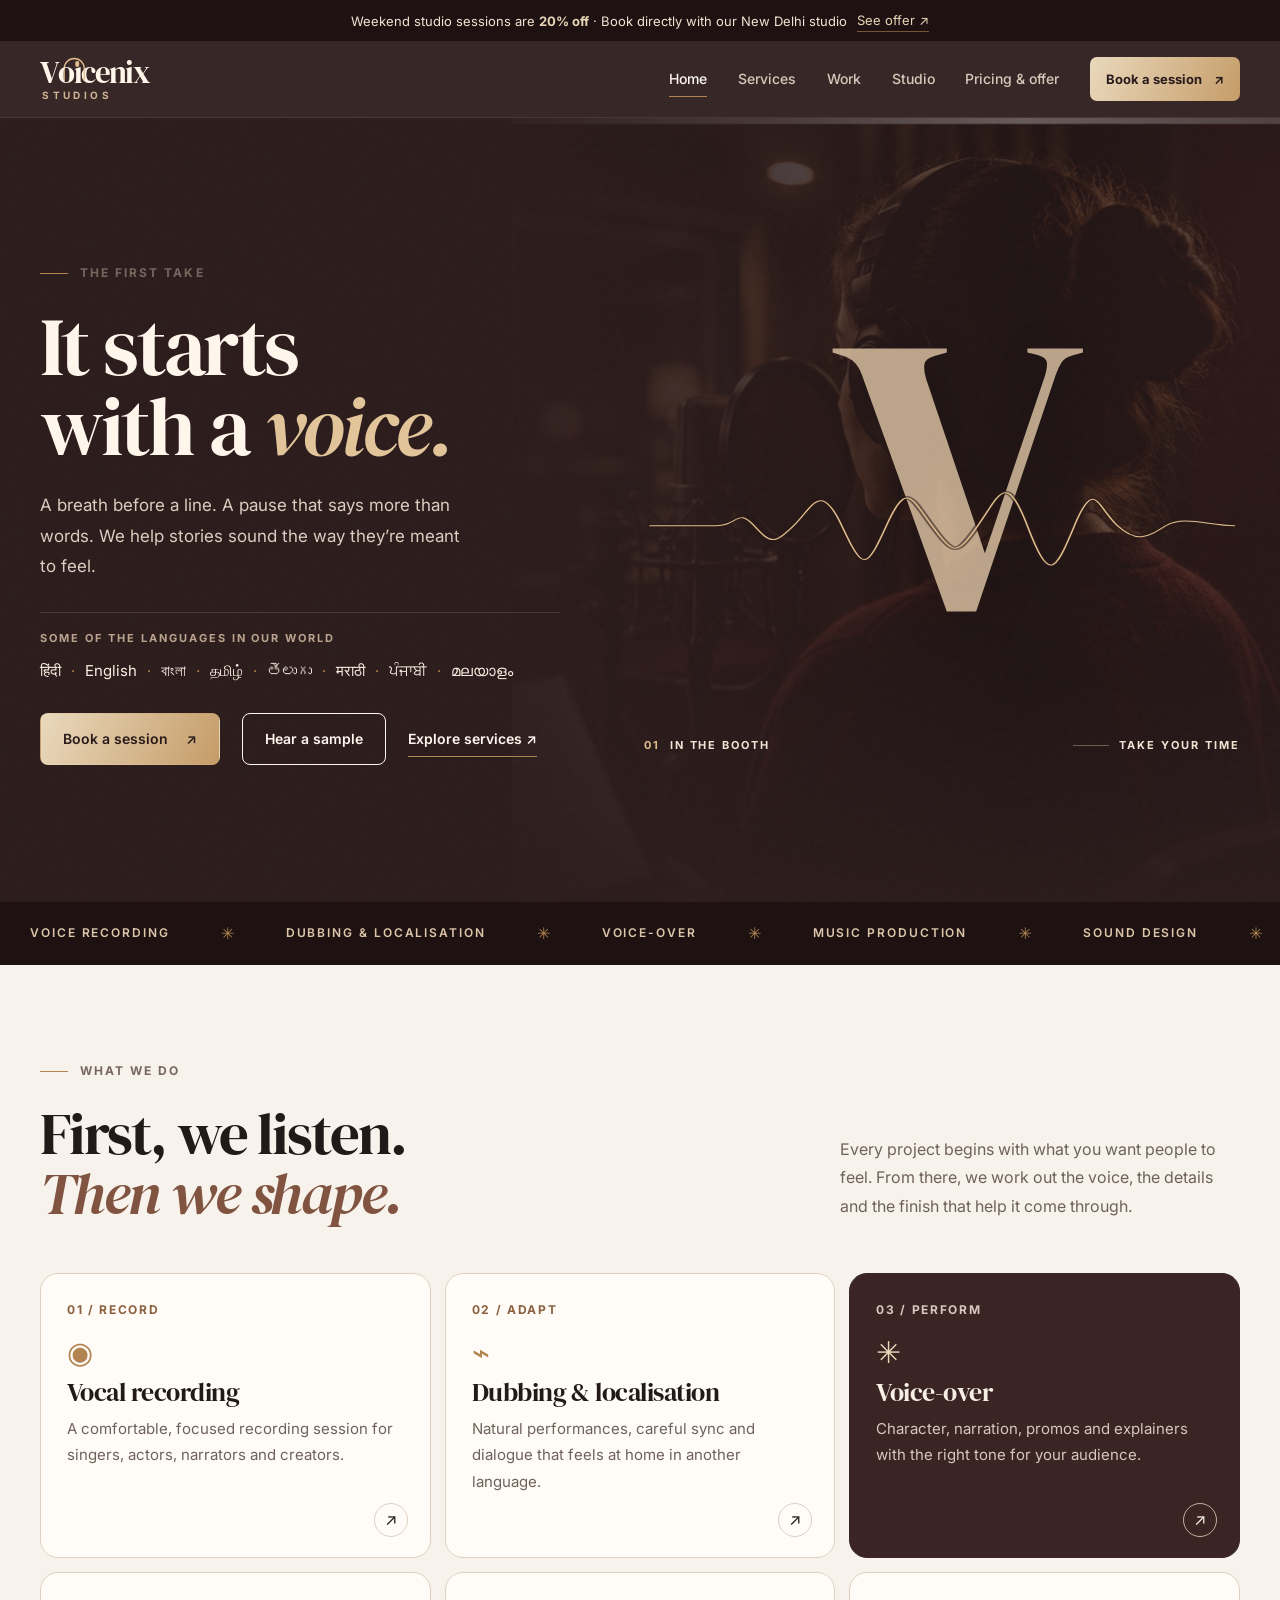
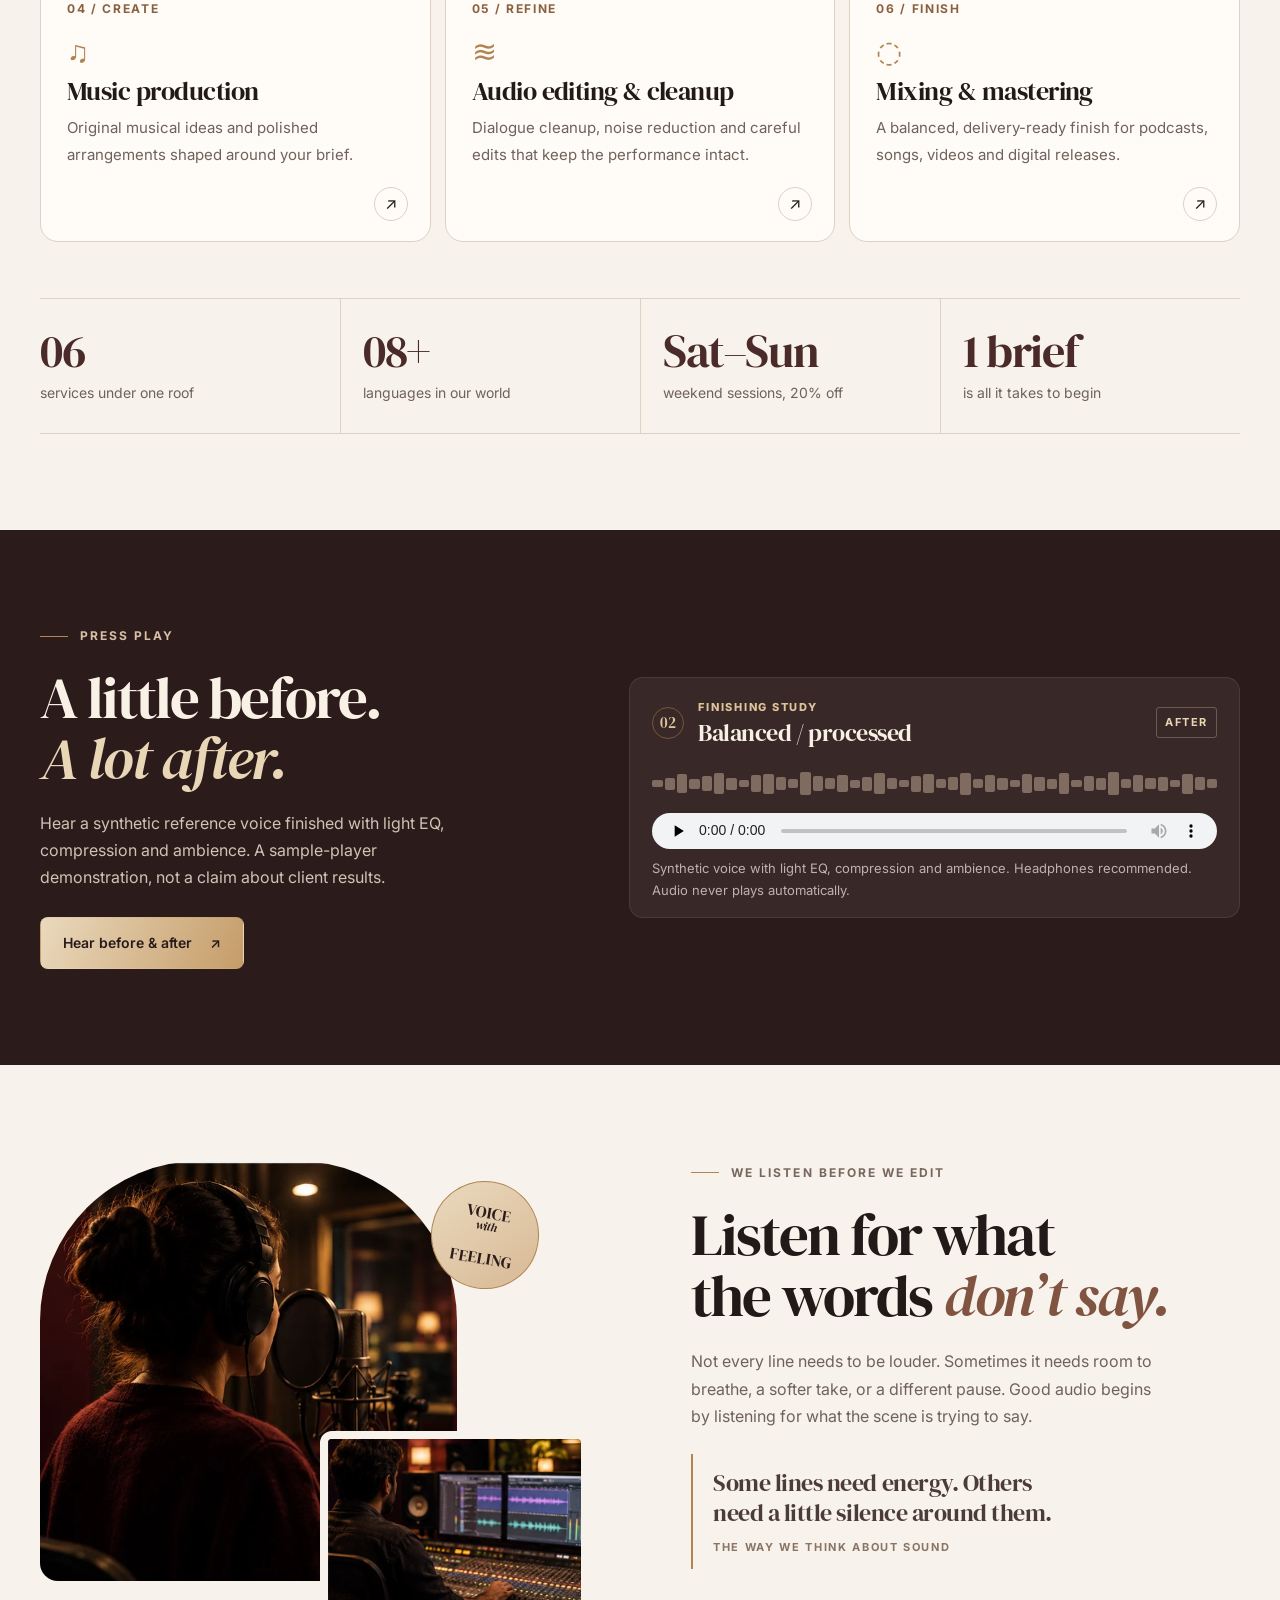
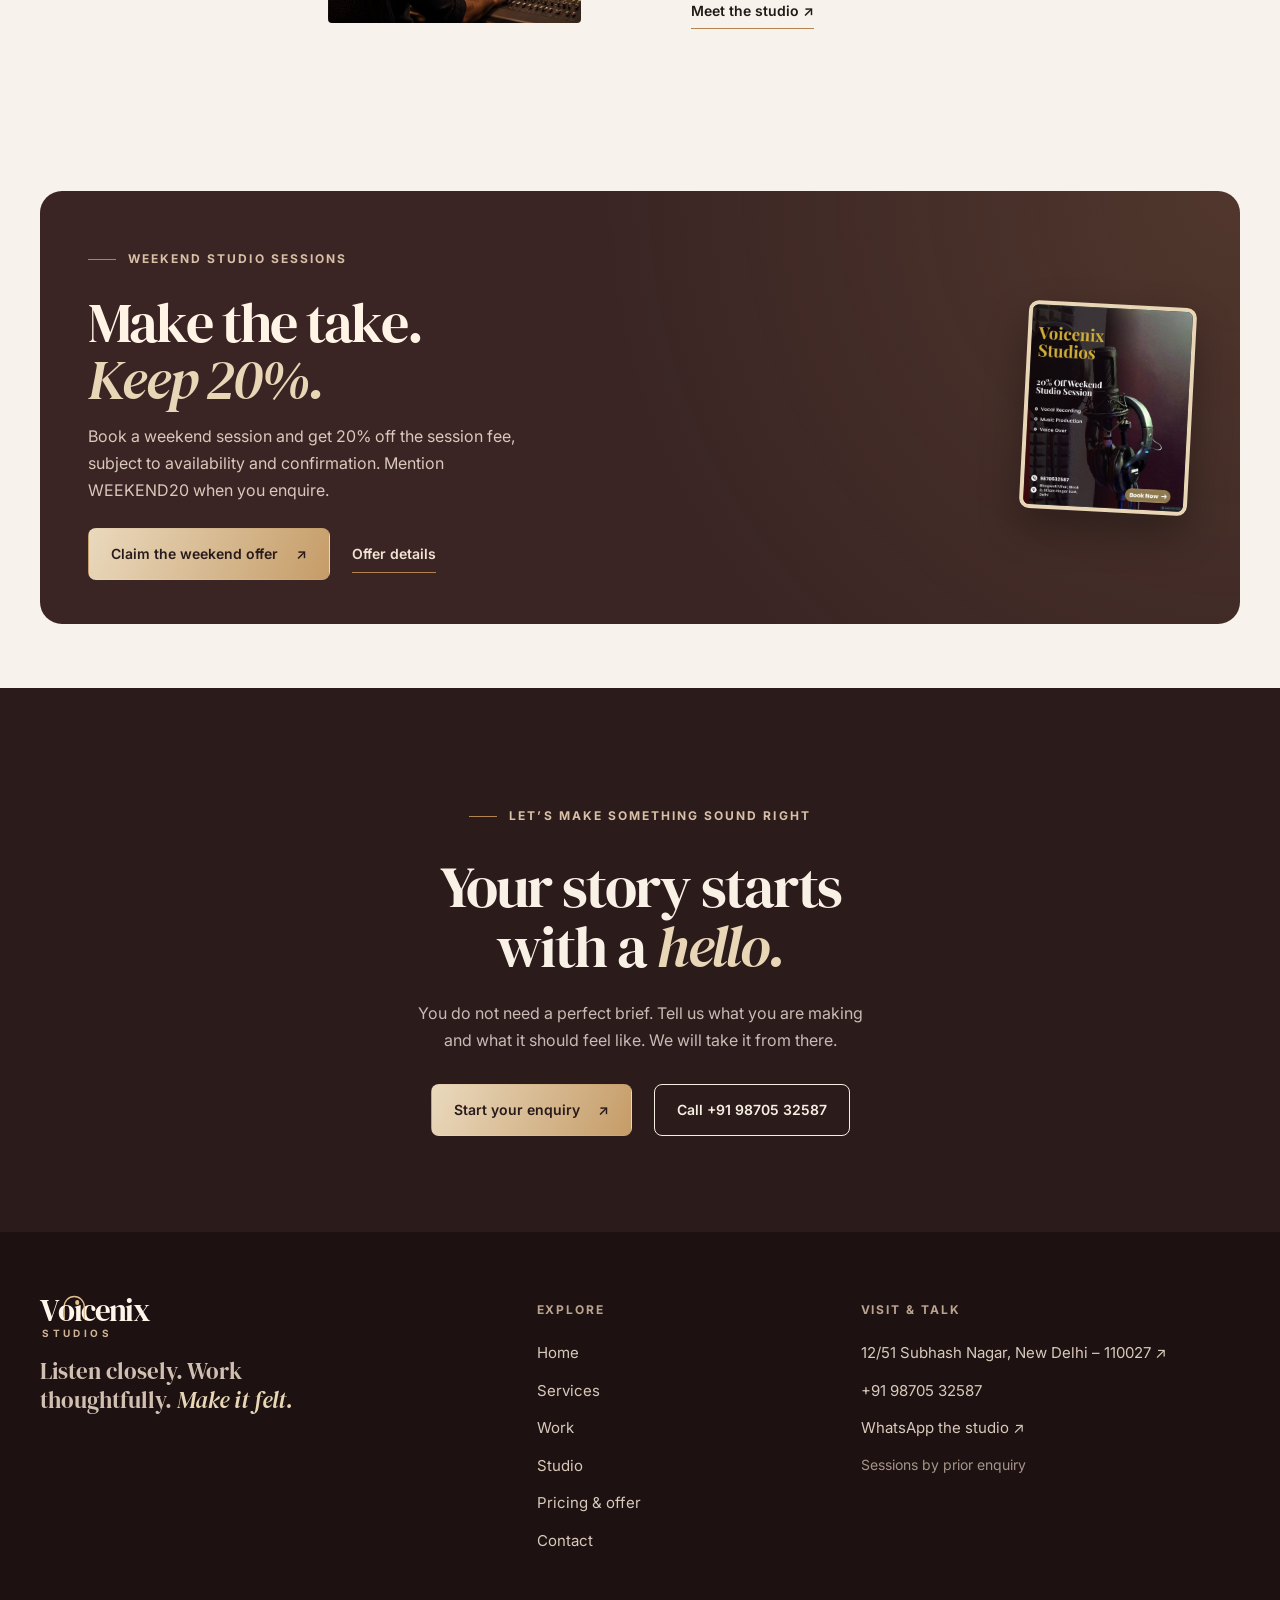
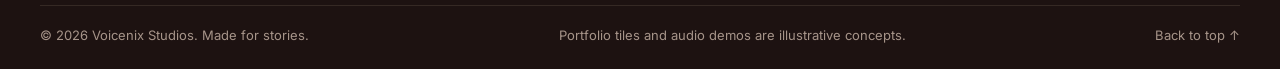
<file: index.html>
<!doctype html>
<html lang="en">
<head>
  <meta charset="utf-8">
  <meta name="viewport" content="width=device-width, initial-scale=1">
  <meta name="theme-color" content="#2b1b1b">
  <title>Voicenix Studios — Sound that feels true</title>
  <meta name="description" content="Voicenix Studios is a New Delhi recording and sound studio (Subhash Nagar) for voice recording, dubbing, voice-over, music production and careful audio finishing.">
  <link rel="canonical" href="https://YOUR-DOMAIN-HERE/">
  <meta property="og:type" content="website">
  <meta property="og:title" content="Voicenix Studios — Sound that feels true">
  <meta property="og:description" content="Voicenix Studios is a New Delhi recording and sound studio (Subhash Nagar) for voice recording, dubbing, voice-over, music production and careful audio finishing.">
  <meta property="og:image" content="assets/weekend-offer-poster.jpg">
  <meta name="twitter:card" content="summary_large_image">
  <link rel="icon" type="image/svg+xml" href="assets/favicon.svg">
  <link rel="preconnect" href="https://fonts.googleapis.com">
  <link rel="preconnect" href="https://fonts.gstatic.com" crossorigin>
  <link href="https://fonts.googleapis.com/css2?family=DM+Serif+Display:ital@0;1&family=Inter:wght@400;500;600;700;800&display=swap" rel="stylesheet">
  <link rel="stylesheet" href="styles.css">
  <script src="script.js" defer></script>
  <script type="application/ld+json">{"@context":"https://schema.org","@type":"LocalBusiness","name":"Voicenix Studios","description":"Voice recording, dubbing, voice-over, music production and audio finishing studio in New Delhi.","telephone":"+919870532587","image":"assets/weekend-offer-poster.jpg","address":{"@type":"PostalAddress","streetAddress":"12/51 Subhash Nagar","addressLocality":"New Delhi","addressRegion":"Delhi","postalCode":"110027","addressCountry":"IN"},"priceRange":"Quote on enquiry"}</script>
</head><body class="">
  <div class="scroll-progress" aria-hidden="true"></div>
  <a class="skip-link" href="#main">Skip to content</a>
  <div class="announce"><span>Weekend studio sessions are <strong>20% off</strong> · Book directly with our New Delhi studio</span> <a href="pricing.html#offer">See offer ↗</a></div>
  <header class="site-header">
    <div class="wrap nav-wrap">
      <a class="brand" href="index.html" aria-label="Voicenix Studios home"><span class="wordmark" aria-hidden="true"><span class="wordmark-v">V</span><span class="wordmark-o">o<svg class="wordmark-headphones" viewBox="0 0 42 42" focusable="false"><path d="M10 25v-8a11 11 0 0 1 22 0v8M10 22v8M32 22v8"/></svg></span><span class="wordmark-i wordmark-i-mic">ı</span><span>c</span><span>e</span><span>n</span><span class="wordmark-i">i</span><span>x</span></span><span class="brand-studios">STUDIOS</span></a>
      <button class="menu-toggle" type="button" aria-label="Open navigation" aria-expanded="false" aria-controls="primary-nav"><span></span><span></span></button>
      <nav class="primary-nav" id="primary-nav" aria-label="Main navigation">
        <a href="index.html" aria-current="page">Home</a><a href="services.html">Services</a><a href="work.html">Work</a><a href="studio.html">Studio</a><a href="pricing.html">Pricing &amp; offer</a>
        <a class="nav-cta" href="contact.html">Book a session <span aria-hidden="true">↗</span></a>
      </nav>
    </div>
  </header>
  <main id="main" tabindex="-1">
    <section class="opening" aria-labelledby="opening-title">
      <img class="opening-photo" src="assets/voice-talent.webp" alt="" aria-hidden="true" fetchpriority="high">
      <div class="opening-shade" aria-hidden="true"></div><div class="opening-grain" aria-hidden="true"></div>
      <div class="wrap opening-inner">
        <div class="opening-copy">
          <p class="eyebrow">The first take</p>
          <h1 id="opening-title">It starts<br>with a <em>voice.</em></h1>
          <p class="opening-lede">A breath before a line. A pause that says more than words. We help stories sound the way they’re meant to feel.</p>
          <div class="lang-line">
            <p>SOME OF THE LANGUAGES IN OUR WORLD</p>
            <div aria-label="Illustrative languages; talent and language pairs are confirmed per project"><span>हिंदी</span><i>·</i><span>English</span><i>·</i><span>বাংলা</span><i>·</i><span>தமிழ்</span><i>·</i><span>తెలుగు</span><i>·</i><span>मराठी</span><i>·</i><span>ਪੰਜਾਬੀ</span><i>·</i><span>മലയാളം</span></div>
          </div>
          <div class="btn-row"><a class="btn btn-gold" href="contact.html">Book a session <span aria-hidden="true">↗</span></a><a class="btn btn-line" href="work.html#sound-lab">Hear a sample</a><a class="link-arrow" href="services.html">Explore services ↗</a></div>
        </div>
        <div class="opening-stage" aria-hidden="true">
          <div class="opening-v">V</div>
          <svg class="opening-wave" viewBox="0 0 460 170" preserveAspectRatio="none" focusable="false">
            <path class="shadow" d="M0 86 C30 86 35 86 52 86 S69 62 82 86 S98 110 113 86 S134 26 151 86 S170 144 186 86 S205 48 222 86 S241 126 258 86 S280 13 297 86 S318 150 334 86 S352 62 368 86 S392 100 406 86 S440 86 460 86"/>
            <path class="draw" d="M0 86 C30 86 35 86 52 86 S69 62 82 86 S98 110 113 86 S134 26 151 86 S170 144 186 86 S205 48 222 86 S241 126 258 86 S280 13 297 86 S318 150 334 86 S352 62 368 86 S392 100 406 86 S440 86 460 86"/>
          </svg>
          <div class="opening-caption"><b>01</b><span>IN THE BOOTH</span><i></i><span>TAKE YOUR TIME</span></div>
        </div>
      </div>
    </section>
    <section class="strip" aria-label="Studio specialties"><div class="strip-track"><div class="strip-group"><span>VOICE RECORDING</span><b>✳</b><span>DUBBING &amp; LOCALISATION</span><b>✳</b><span>VOICE-OVER</span><b>✳</b><span>MUSIC PRODUCTION</span><b>✳</b><span>SOUND DESIGN</span><b>✳</b></div><div class="strip-group" aria-hidden="true"><span>VOICE RECORDING</span><b>✳</b><span>DUBBING &amp; LOCALISATION</span><b>✳</b><span>VOICE-OVER</span><b>✳</b><span>MUSIC PRODUCTION</span><b>✳</b><span>SOUND DESIGN</span><b>✳</b></div></div></section>

    <section class="section">
      <div class="wrap">
        <div class="head-row reveal"><div><p class="eyebrow">What we do</p><h2>First, we listen.<br><em>Then we shape.</em></h2></div>
        <p class="lede">Every project begins with what you want people to feel. From there, we work out the voice, the details and the finish that help it come through.</p></div>
        <div class="grid-3">
        <a class="service-card reveal" href="services.html#record" aria-label="Vocal recording — learn more">
          <span class="idx">01 / RECORD</span><span class="glyph" aria-hidden="true">◉</span>
          <h3>Vocal recording</h3><p>A comfortable, focused recording session for singers, actors, narrators and creators.</p><span class="go" aria-hidden="true">↗</span>
        </a>
        <a class="service-card reveal" href="services.html#dub" aria-label="Dubbing &amp; localisation — learn more">
          <span class="idx">02 / ADAPT</span><span class="glyph" aria-hidden="true">⌁</span>
          <h3>Dubbing &amp; localisation</h3><p>Natural performances, careful sync and dialogue that feels at home in another language.</p><span class="go" aria-hidden="true">↗</span>
        </a>
        <a class="service-card dark reveal" href="services.html#vo" aria-label="Voice-over — learn more">
          <span class="idx">03 / PERFORM</span><span class="glyph" aria-hidden="true">✳</span>
          <h3>Voice-over</h3><p>Character, narration, promos and explainers with the right tone for your audience.</p><span class="go" aria-hidden="true">↗</span>
        </a>
        <a class="service-card reveal" href="services.html#music" aria-label="Music production — learn more">
          <span class="idx">04 / CREATE</span><span class="glyph" aria-hidden="true">♫</span>
          <h3>Music production</h3><p>Original musical ideas and polished arrangements shaped around your brief.</p><span class="go" aria-hidden="true">↗</span>
        </a>
        <a class="service-card reveal" href="services.html#edit" aria-label="Audio editing &amp; cleanup — learn more">
          <span class="idx">05 / REFINE</span><span class="glyph" aria-hidden="true">≋</span>
          <h3>Audio editing &amp; cleanup</h3><p>Dialogue cleanup, noise reduction and careful edits that keep the performance intact.</p><span class="go" aria-hidden="true">↗</span>
        </a>
        <a class="service-card reveal" href="services.html#mix" aria-label="Mixing &amp; mastering — learn more">
          <span class="idx">06 / FINISH</span><span class="glyph" aria-hidden="true">◌</span>
          <h3>Mixing &amp; mastering</h3><p>A balanced, delivery-ready finish for podcasts, songs, videos and digital releases.</p><span class="go" aria-hidden="true">↗</span>
        </a>
        </div>
        <div class="glance reveal" style="margin-top:56px" aria-label="Studio at a glance">
          <div><strong>06</strong><span>services under one roof</span></div><div><strong>08+</strong><span>languages in our world</span></div>
          <div><strong>Sat–Sun</strong><span>weekend sessions, 20% off</span></div><div><strong>1 brief</strong><span>is all it takes to begin</span></div>
        </div>
      </div>
    </section>

    <section class="section bg-dark">
      <div class="wrap sound-band">
        <div class="reveal"><p class="eyebrow">Press play</p><h2>A little before.<br><em>A lot after.</em></h2>
          <p>Hear a synthetic reference voice finished with light EQ, compression and ambience. A sample-player demonstration, not a claim about client results.</p>
          <a class="btn btn-gold" href="work.html#sound-lab">Hear before &amp; after <span aria-hidden="true">↗</span></a></div>
        <div class="compare-stack reveal d1">
          <article class="compare-card compare-card-finished">
            <div class="compare-head"><span class="compare-num">02</span><div><p class="compare-kicker">FINISHING STUDY</p><h3>Balanced / processed</h3></div><span class="compare-state">AFTER</span></div>
            <div class="comparison-waveform" aria-hidden="true"></div>
            <audio controls preload="none" aria-label="Play processed synthetic voice reference"><source src="assets/voice-demo-polished.mp3" type="audio/mpeg">Your browser does not support audio playback.</audio>
            <p class="compare-caption">Synthetic voice with light EQ, compression and ambience. Headphones recommended. Audio never plays automatically.</p>
          </article>
        </div>
      </div>
    </section>

    <section class="section">
      <div class="wrap split">
        <div class="split-media photos reveal">
          <img class="photo-main" src="assets/voice-talent.webp" alt="Vocal performer wearing headphones during a recording session" loading="lazy">
          <img class="photo-detail" src="assets/audio-engineering.webp" alt="Audio engineer shaping a recording on a mixing desk" loading="lazy">
          <span class="stamp" aria-hidden="true">VOICE<br><i>with</i><br>FEELING</span>
        </div>
        <div class="split-copy reveal d1">
          <p class="eyebrow">We listen before we edit</p>
          <h2>Listen for what<br>the words <em>don’t say.</em></h2>
          <p>Not every line needs to be louder. Sometimes it needs room to breathe, a softer take, or a different pause. Good audio begins by listening for what the scene is trying to say.</p>
          <blockquote class="pull" style="margin-inline:0"><p>Some lines need energy. Others need a little silence around them.</p><span>THE WAY WE THINK ABOUT SOUND</span></blockquote>
          <a class="link-arrow" href="studio.html">Meet the studio ↗</a>
        </div>
      </div>
    </section>

    <section class="section-tight">
      <div class="wrap">
        <div class="offer-banner reveal">
          <div><p class="eyebrow" style="color:#d8c0a7">Weekend studio sessions</p><h2>Make the take.<br><em style="color:#e8d6b7">Keep 20%.</em></h2>
            <p>Book a weekend session and get 20% off the session fee, subject to availability and confirmation. Mention WEEKEND20 when you enquire.</p>
            <div class="btn-row"><a class="btn btn-gold" href="contact.html?offer=1">Claim the weekend offer <span aria-hidden="true">↗</span></a><a class="link-arrow" href="pricing.html#offer" style="color:#f1e4d3">Offer details</a></div></div>
          <img src="assets/weekend-offer-poster.jpg" alt="Voicenix Studios poster advertising 20 percent off a weekend studio session" loading="lazy">
        </div>
      </div>
    </section>
    <section class="section bg-dark cta-band">
      <div class="wrap reveal">
        <p class="eyebrow" style="justify-content:center">Let’s make something sound right</p>
        <h2>Your story starts<br>with a <em>hello.</em></h2>
        <p>You do not need a perfect brief. Tell us what you are making and what it should feel like. We will take it from there.</p>
        <div class="btn-row"><a class="btn btn-gold" href="contact.html">Start your enquiry <span aria-hidden="true">↗</span></a><a class="btn btn-line" href="tel:+919870532587">Call +91 98705 32587</a></div>
      </div>
    </section>
  </main>
  <footer class="site-footer">
    <div class="wrap footer-grid">
      <div>
        <a class="brand" href="index.html" aria-label="Voicenix Studios home"><span class="wordmark" aria-hidden="true"><span class="wordmark-v">V</span><span class="wordmark-o">o<svg class="wordmark-headphones" viewBox="0 0 42 42" focusable="false"><path d="M10 25v-8a11 11 0 0 1 22 0v8M10 22v8M32 22v8"/></svg></span><span class="wordmark-i wordmark-i-mic">ı</span><span>c</span><span>e</span><span>n</span><span class="wordmark-i">i</span><span>x</span></span><span class="brand-studios">STUDIOS</span></a>
        <p>Listen closely. Work thoughtfully. <em>Make it felt.</em></p>
      </div>
      <div>
        <h4>Explore</h4>
        <ul>
          <li><a href="index.html">Home</a></li><li><a href="services.html">Services</a></li><li><a href="work.html">Work</a></li>
          <li><a href="studio.html">Studio</a></li><li><a href="pricing.html">Pricing &amp; offer</a></li><li><a href="contact.html">Contact</a></li>
        </ul>
      </div>
      <div>
        <h4>Visit &amp; talk</h4>
        <ul>
          <li><a href="https://www.google.com/maps/search/?api=1&query=12%2F51%20Subhash%20Nagar%20New%20Delhi%20110027" target="_blank" rel="noopener noreferrer">12/51 Subhash Nagar, New Delhi – 110027 ↗</a></li>
          <li><a href="tel:+919870532587">+91 98705 32587</a></li>
          <li><a href="https://wa.me/919870532587" target="_blank" rel="noopener noreferrer">WhatsApp the studio ↗</a></li>
          <li><span style="color:#a69489;font-size:14px;display:inline-block;padding:4px 0">Sessions by prior enquiry</span></li>
        </ul>
      </div>
    </div>
    <div class="wrap footer-bottom"><span>© <span id="year">2026</span> Voicenix Studios. Made for stories.</span><span>Portfolio tiles and audio demos are illustrative concepts.</span><a href="#top" onclick="window.scrollTo({top:0});return false;">Back to top ↑</a></div>
  </footer>
  <div class="mobile-bar" aria-label="Quick contact options">
    <a class="call" href="tel:+919870532587"><span aria-hidden="true">↗</span><span>Call</span></a>
    <a class="wa" href="https://wa.me/919870532587?text=Hello%20Voicenix%20Studios!%20I%27d%20like%20to%20discuss%20a%20project." target="_blank" rel="noopener noreferrer"><span aria-hidden="true">✳</span><span>WhatsApp the studio</span><span aria-hidden="true">↗</span></a>
  </div>
</body>
</html>
</file>
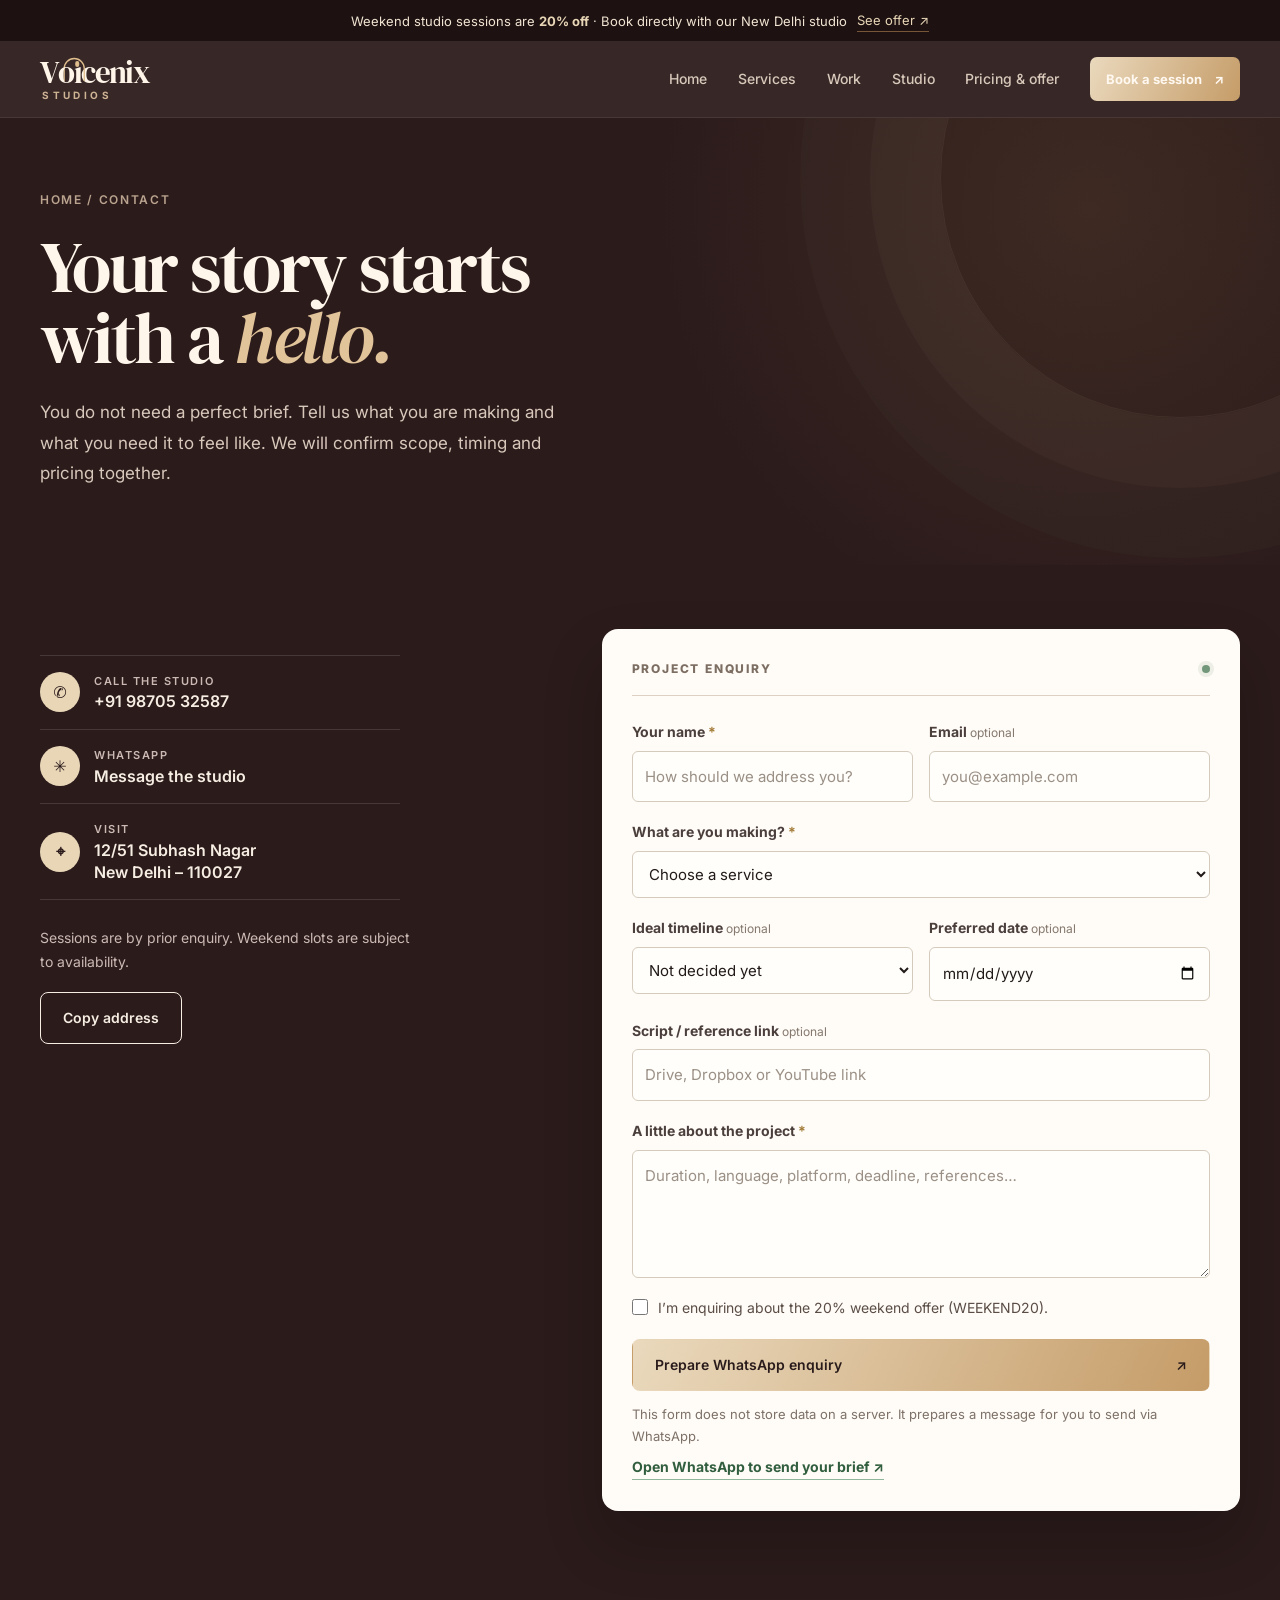
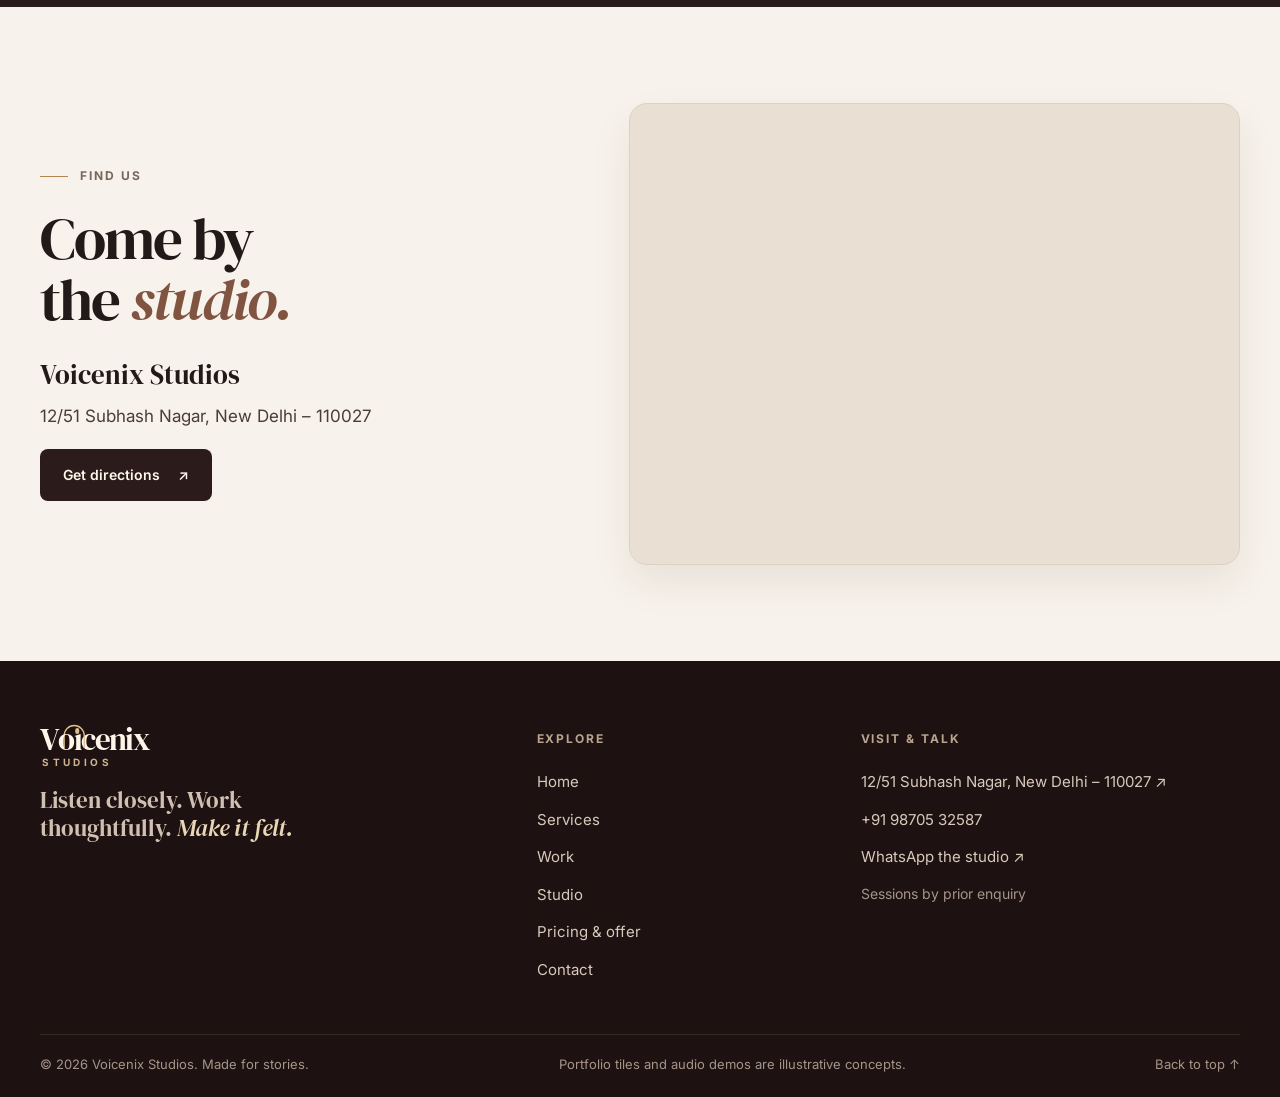
<file: contact.html>
<!doctype html>
<html lang="en">
<head>
  <meta charset="utf-8">
  <meta name="viewport" content="width=device-width, initial-scale=1">
  <meta name="theme-color" content="#2b1b1b">
  <title>Contact &amp; book a session — Voicenix Studios</title>
  <meta name="description" content="Book a session or send a project brief to Voicenix Studios, 12/51 Subhash Nagar, New Delhi 110027. Call +91 98705 32587 or enquire on WhatsApp.">
  <link rel="canonical" href="https://YOUR-DOMAIN-HERE/contact.html">
  <meta property="og:type" content="website">
  <meta property="og:title" content="Contact &amp; book a session — Voicenix Studios">
  <meta property="og:description" content="Book a session or send a project brief to Voicenix Studios, 12/51 Subhash Nagar, New Delhi 110027. Call +91 98705 32587 or enquire on WhatsApp.">
  <meta property="og:image" content="assets/weekend-offer-poster.jpg">
  <meta name="twitter:card" content="summary_large_image">
  <link rel="icon" type="image/svg+xml" href="assets/favicon.svg">
  <link rel="preconnect" href="https://fonts.googleapis.com">
  <link rel="preconnect" href="https://fonts.gstatic.com" crossorigin>
  <link href="https://fonts.googleapis.com/css2?family=DM+Serif+Display:ital@0;1&family=Inter:wght@400;500;600;700;800&display=swap" rel="stylesheet">
  <link rel="stylesheet" href="styles.css">
  <script src="script.js" defer></script>
  <script type="application/ld+json">{"@context":"https://schema.org","@type":"LocalBusiness","name":"Voicenix Studios","description":"Voice recording, dubbing, voice-over, music production and audio finishing studio in New Delhi.","telephone":"+919870532587","image":"assets/weekend-offer-poster.jpg","address":{"@type":"PostalAddress","streetAddress":"12/51 Subhash Nagar","addressLocality":"New Delhi","addressRegion":"Delhi","postalCode":"110027","addressCountry":"IN"},"priceRange":"Quote on enquiry"}</script>
</head><body class="on-contact">
  <div class="scroll-progress" aria-hidden="true"></div>
  <a class="skip-link" href="#main">Skip to content</a>
  <div class="announce"><span>Weekend studio sessions are <strong>20% off</strong> · Book directly with our New Delhi studio</span> <a href="pricing.html#offer">See offer ↗</a></div>
  <header class="site-header">
    <div class="wrap nav-wrap">
      <a class="brand" href="index.html" aria-label="Voicenix Studios home"><span class="wordmark" aria-hidden="true"><span class="wordmark-v">V</span><span class="wordmark-o">o<svg class="wordmark-headphones" viewBox="0 0 42 42" focusable="false"><path d="M10 25v-8a11 11 0 0 1 22 0v8M10 22v8M32 22v8"/></svg></span><span class="wordmark-i wordmark-i-mic">ı</span><span>c</span><span>e</span><span>n</span><span class="wordmark-i">i</span><span>x</span></span><span class="brand-studios">STUDIOS</span></a>
      <button class="menu-toggle" type="button" aria-label="Open navigation" aria-expanded="false" aria-controls="primary-nav"><span></span><span></span></button>
      <nav class="primary-nav" id="primary-nav" aria-label="Main navigation">
        <a href="index.html">Home</a><a href="services.html">Services</a><a href="work.html">Work</a><a href="studio.html">Studio</a><a href="pricing.html">Pricing &amp; offer</a>
        <a class="nav-cta" href="contact.html" aria-current="page">Book a session <span aria-hidden="true">↗</span></a>
      </nav>
    </div>
  </header>
  <main id="main" tabindex="-1">
    <section class="page-hero no-image"><span class="ph-ring" aria-hidden="true"></span>
      <div class="wrap page-hero-inner"><div class="reveal"><p class="crumbs"><a href="index.html">Home</a> / Contact</p>
        <h1>Your story starts<br>with a <em>hello.</em></h1>
        <p class="lede">You do not need a perfect brief. Tell us what you are making and what you need it to feel like. We will confirm scope, timing and pricing together.</p></div></div>
    </section>

    <section class="section bg-dark" style="padding-top:64px">
      <div class="wrap contact-grid">
        <div class="contact-side reveal">
          <div class="contact-links">
            <a class="contact-link" href="tel:+919870532587"><span class="ic" aria-hidden="true">✆</span><span><small>CALL THE STUDIO</small><strong>+91 98705 32587</strong></span></a>
            <a class="contact-link" href="https://wa.me/919870532587?text=Hello%20Voicenix%20Studios!%20I%27d%20like%20to%20discuss%20a%20project." target="_blank" rel="noopener noreferrer"><span class="ic" aria-hidden="true">✳</span><span><small>WHATSAPP</small><strong>Message the studio</strong></span></a>
            <a class="contact-link" href="https://www.google.com/maps/search/?api=1&query=12%2F51%20Subhash%20Nagar%20New%20Delhi%20110027" target="_blank" rel="noopener noreferrer"><span class="ic" aria-hidden="true">⌖</span><span><small>VISIT</small><strong>12/51 Subhash Nagar<br>New Delhi – 110027</strong></span></a>
          </div>
          <p style="font-size:14px">Sessions are by prior enquiry. Weekend slots are subject to availability.</p>
          <div class="btn-row" style="margin-top:18px"><button class="btn btn-line" type="button" data-copy="12/51 Subhash Nagar, New Delhi – 110027">Copy address</button></div>
          <p class="copy-status" role="status" aria-live="polite" style="color:#9fd1ab"></p>
        </div>
        <form class="booking-form reveal d1" id="booking-form">
          <div class="form-top"><span>PROJECT ENQUIRY</span><span class="form-dot" aria-hidden="true"></span></div>
          <div class="form-row">
            <label for="name">Your name <span>*</span><input id="name" name="name" autocomplete="name" required placeholder="How should we address you?"></label>
            <label for="email">Email <small>optional</small><input id="email" name="email" type="email" autocomplete="email" placeholder="you@example.com"></label>
          </div>
          <label for="service">What are you making? <span>*</span>
            <select id="service" name="service" required><option value="" selected disabled>Choose a service</option><option>Vocal recording</option><option>Dubbing &amp; localisation</option><option>Voice-over</option><option>Music production</option><option>Audio editing &amp; cleanup</option><option>Mixing &amp; mastering</option><option>Something else</option></select>
          </label>
          <div class="extra-fields" id="service-specific-fields" hidden>
            <p id="service-specific-heading">A few details to help us scope the work</p>
            <div class="extra-grid">
              <label for="extra-one"><span id="extra-one-label">Project detail</span> <small>optional</small><input id="extra-one" name="extraOne" autocomplete="off" placeholder="Add a little detail"></label>
              <label for="extra-two"><span id="extra-two-label">Project detail</span> <small>optional</small><input id="extra-two" name="extraTwo" autocomplete="off" placeholder="Add a little detail"></label>
              <label for="extra-three"><span id="extra-three-label">Project detail</span> <small>optional</small><input id="extra-three" name="extraThree" autocomplete="off" placeholder="Add a little detail"></label>
            </div>
          </div>
          <div class="form-row">
            <label for="deadline">Ideal timeline <small>optional</small><select id="deadline" name="deadline"><option value="Not decided">Not decided yet</option><option>Within 48 hours</option><option>Within one week</option><option>Within one month</option><option>Flexible</option></select></label>
            <label for="prefdate">Preferred date <small>optional</small><input id="prefdate" name="prefdate" type="date"></label>
          </div>
          <label for="reflink">Script / reference link <small>optional</small><input id="reflink" name="reflink" type="url" inputmode="url" placeholder="Drive, Dropbox or YouTube link"></label>
          <label for="details">A little about the project <span>*</span><textarea id="details" name="details" required rows="4" placeholder="Duration, language, platform, deadline, references…"></textarea></label>
          <label class="offer-check" for="weekend20"><input type="checkbox" id="weekend20" name="weekend20"><span>I’m enquiring about the 20% weekend offer (WEEKEND20).</span></label>
          <button class="btn btn-gold form-submit" type="submit">Prepare WhatsApp enquiry <span aria-hidden="true">↗</span></button>
          <p class="form-note">This form does not store data on a server. It prepares a message for you to send via WhatsApp.</p>
          <p class="form-status" id="form-status" role="status" aria-live="polite"></p>
          <a class="wa-follow" id="whatsapp-followup" href="#" target="_blank" rel="noopener noreferrer" hidden>Open WhatsApp to send your brief ↗</a>
        </form>
      </div>
    </section>

    <section class="section"><div class="wrap visit-grid">
      <div class="reveal"><p class="eyebrow">Find us</p><h2>Come by<br>the <em>studio.</em></h2>
        <address class="addr"><strong>Voicenix Studios</strong><span>12/51 Subhash Nagar, New Delhi – 110027</span></address>
        <div class="btn-row"><a class="btn btn-dark" href="https://www.google.com/maps/search/?api=1&query=12%2F51%20Subhash%20Nagar%20New%20Delhi%20110027" target="_blank" rel="noopener noreferrer">Get directions <span aria-hidden="true">↗</span></a></div></div>
      <div class="map reveal d1"><iframe title="Map showing Voicenix Studios, 12/51 Subhash Nagar, New Delhi – 110027" loading="lazy" referrerpolicy="no-referrer-when-downgrade" src="https://maps.google.com/maps?q=12%2F51%20Subhash%20Nagar%20New%20Delhi%20110027&output=embed"></iframe></div>
    </div></section>
  </main>
  <footer class="site-footer">
    <div class="wrap footer-grid">
      <div>
        <a class="brand" href="index.html" aria-label="Voicenix Studios home"><span class="wordmark" aria-hidden="true"><span class="wordmark-v">V</span><span class="wordmark-o">o<svg class="wordmark-headphones" viewBox="0 0 42 42" focusable="false"><path d="M10 25v-8a11 11 0 0 1 22 0v8M10 22v8M32 22v8"/></svg></span><span class="wordmark-i wordmark-i-mic">ı</span><span>c</span><span>e</span><span>n</span><span class="wordmark-i">i</span><span>x</span></span><span class="brand-studios">STUDIOS</span></a>
        <p>Listen closely. Work thoughtfully. <em>Make it felt.</em></p>
      </div>
      <div>
        <h4>Explore</h4>
        <ul>
          <li><a href="index.html">Home</a></li><li><a href="services.html">Services</a></li><li><a href="work.html">Work</a></li>
          <li><a href="studio.html">Studio</a></li><li><a href="pricing.html">Pricing &amp; offer</a></li><li><a href="contact.html">Contact</a></li>
        </ul>
      </div>
      <div>
        <h4>Visit &amp; talk</h4>
        <ul>
          <li><a href="https://www.google.com/maps/search/?api=1&query=12%2F51%20Subhash%20Nagar%20New%20Delhi%20110027" target="_blank" rel="noopener noreferrer">12/51 Subhash Nagar, New Delhi – 110027 ↗</a></li>
          <li><a href="tel:+919870532587">+91 98705 32587</a></li>
          <li><a href="https://wa.me/919870532587" target="_blank" rel="noopener noreferrer">WhatsApp the studio ↗</a></li>
          <li><span style="color:#a69489;font-size:14px;display:inline-block;padding:4px 0">Sessions by prior enquiry</span></li>
        </ul>
      </div>
    </div>
    <div class="wrap footer-bottom"><span>© <span id="year">2026</span> Voicenix Studios. Made for stories.</span><span>Portfolio tiles and audio demos are illustrative concepts.</span><a href="#top" onclick="window.scrollTo({top:0});return false;">Back to top ↑</a></div>
  </footer>
  <div class="mobile-bar" aria-label="Quick contact options">
    <a class="call" href="tel:+919870532587"><span aria-hidden="true">↗</span><span>Call</span></a>
    <a class="wa" href="https://wa.me/919870532587?text=Hello%20Voicenix%20Studios!%20I%27d%20like%20to%20discuss%20a%20project." target="_blank" rel="noopener noreferrer"><span aria-hidden="true">✳</span><span>WhatsApp the studio</span><span aria-hidden="true">↗</span></a>
  </div>
</body>
</html>
</file>
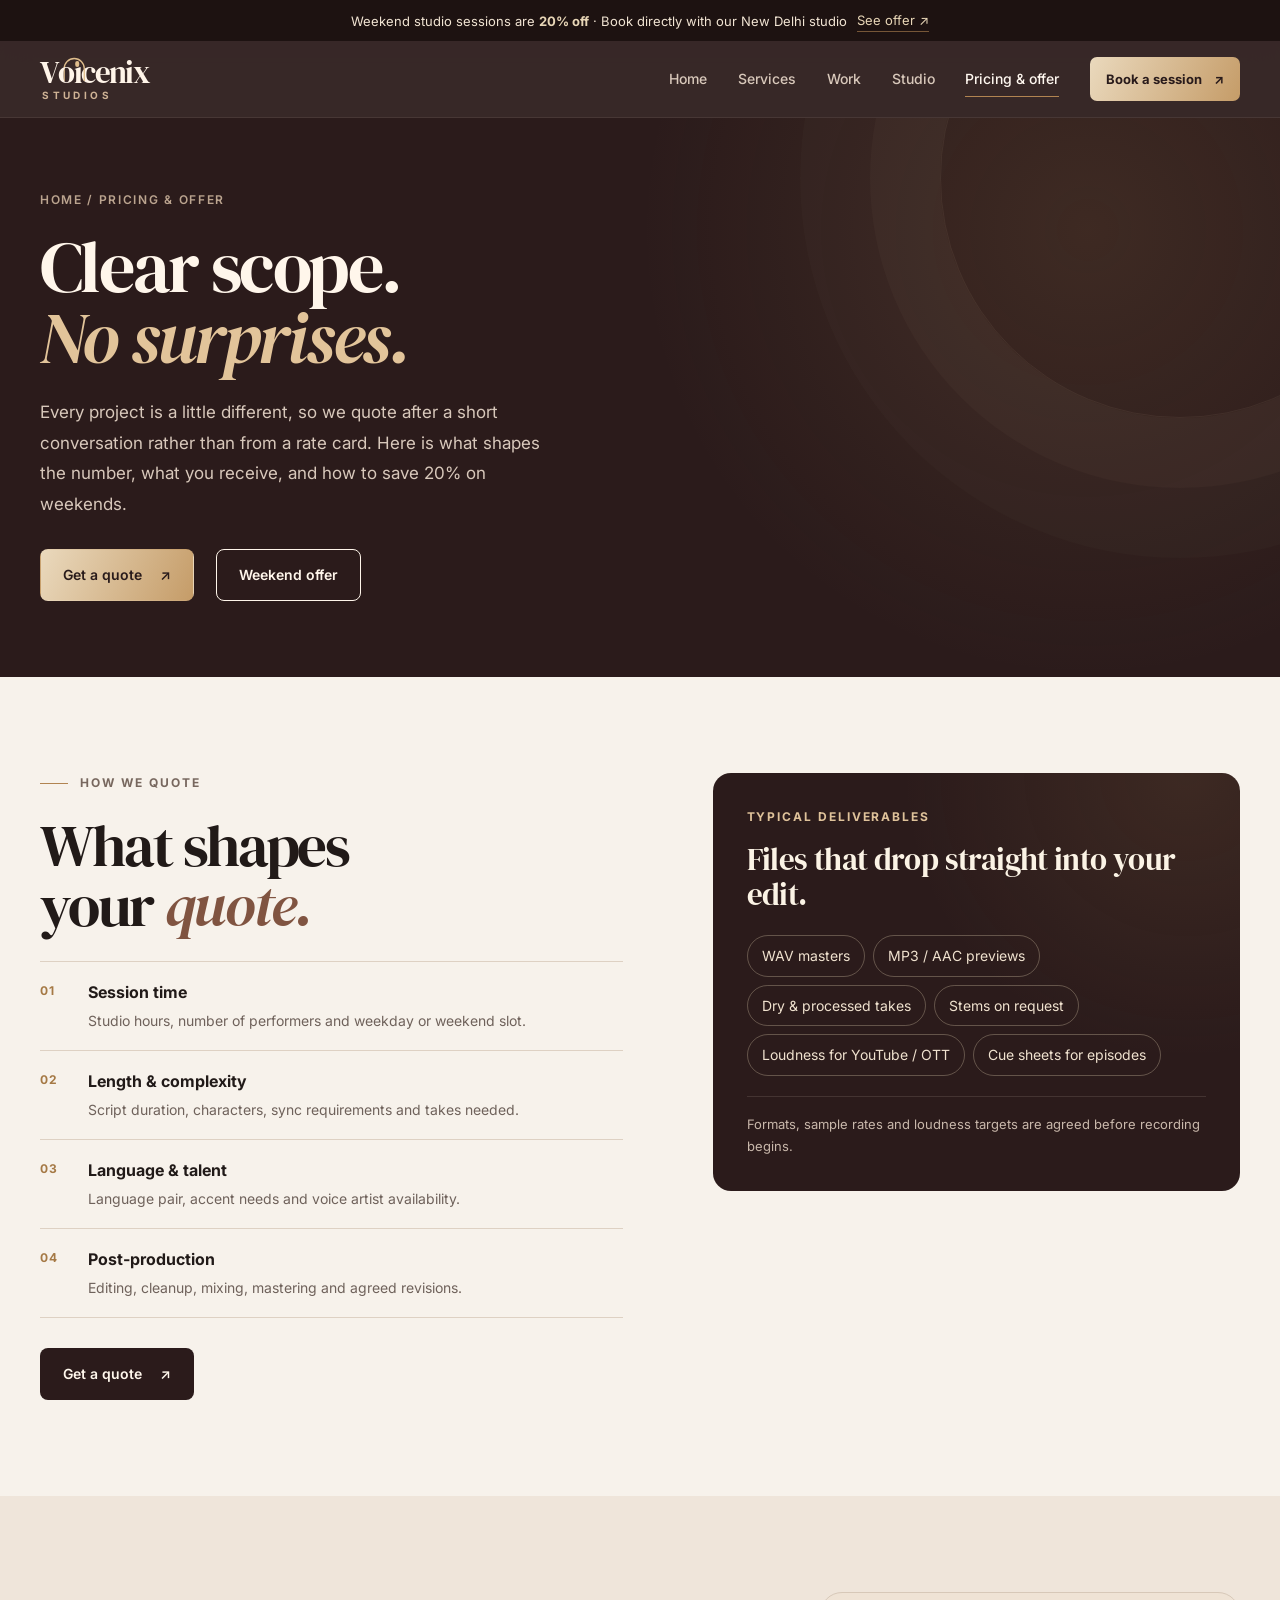
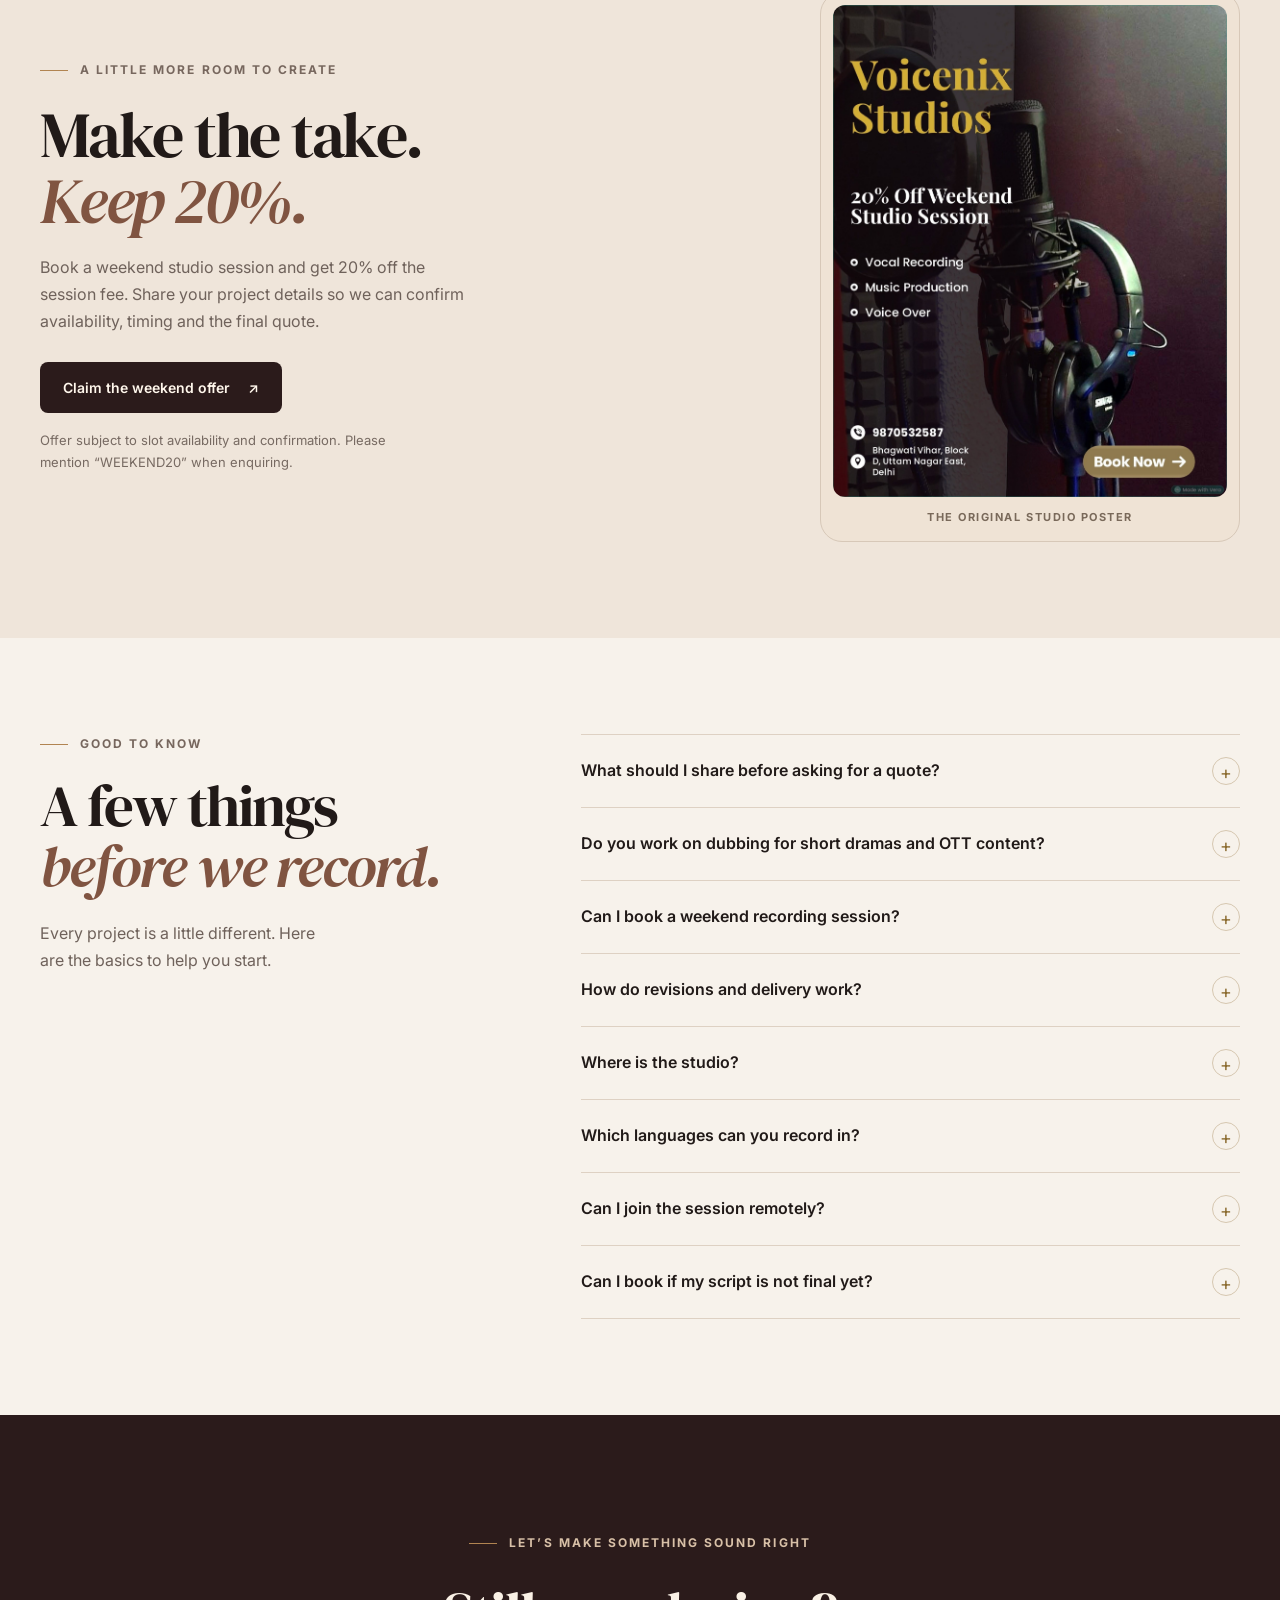
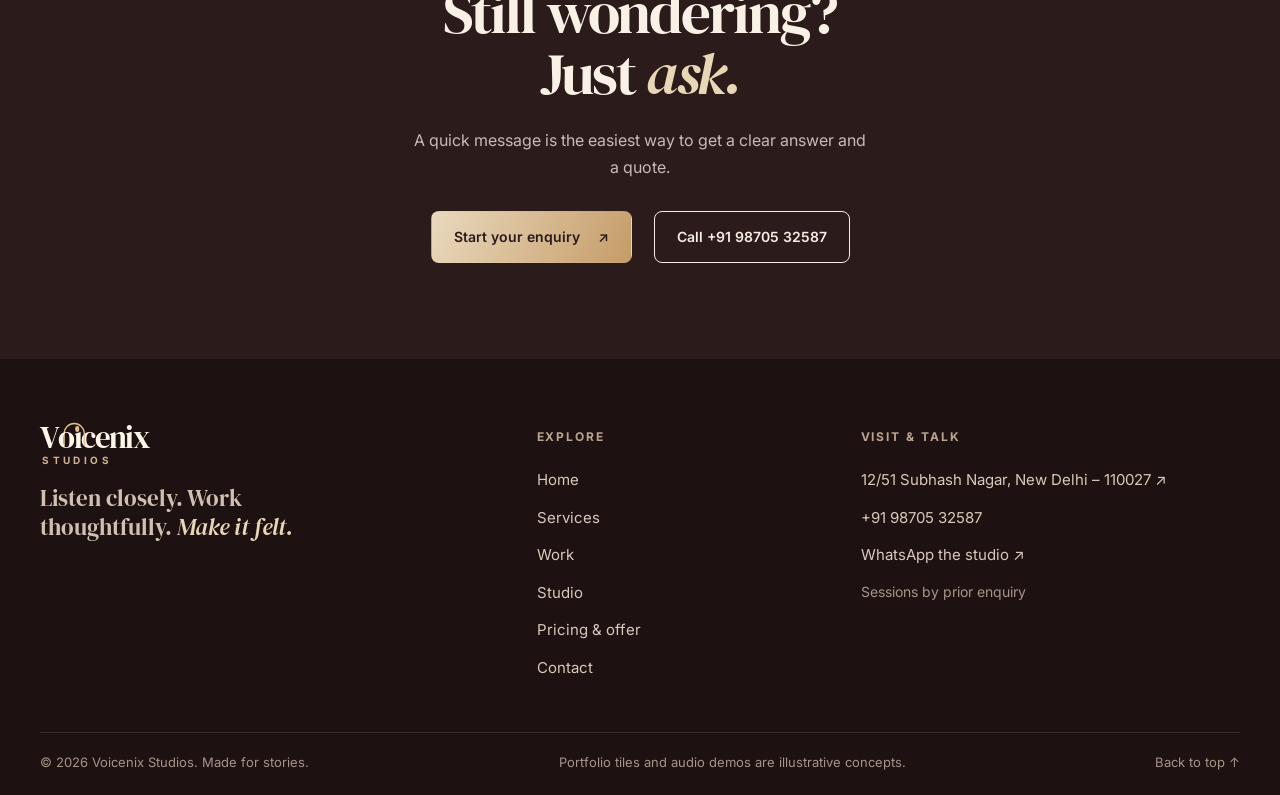
<file: pricing.html>
<!doctype html>
<html lang="en">
<head>
  <meta charset="utf-8">
  <meta name="viewport" content="width=device-width, initial-scale=1">
  <meta name="theme-color" content="#2b1b1b">
  <title>Pricing, quotes &amp; weekend offer — Voicenix Studios</title>
  <meta name="description" content="How Voicenix Studios quotes projects, what you receive, the 20% weekend session offer and answers to common questions. Studio in Subhash Nagar, New Delhi.">
  <link rel="canonical" href="https://YOUR-DOMAIN-HERE/pricing.html">
  <meta property="og:type" content="website">
  <meta property="og:title" content="Pricing, quotes &amp; weekend offer — Voicenix Studios">
  <meta property="og:description" content="How Voicenix Studios quotes projects, what you receive, the 20% weekend session offer and answers to common questions. Studio in Subhash Nagar, New Delhi.">
  <meta property="og:image" content="assets/weekend-offer-poster.jpg">
  <meta name="twitter:card" content="summary_large_image">
  <link rel="icon" type="image/svg+xml" href="assets/favicon.svg">
  <link rel="preconnect" href="https://fonts.googleapis.com">
  <link rel="preconnect" href="https://fonts.gstatic.com" crossorigin>
  <link href="https://fonts.googleapis.com/css2?family=DM+Serif+Display:ital@0;1&family=Inter:wght@400;500;600;700;800&display=swap" rel="stylesheet">
  <link rel="stylesheet" href="styles.css">
  <script src="script.js" defer></script>
  
</head><body class="">
  <div class="scroll-progress" aria-hidden="true"></div>
  <a class="skip-link" href="#main">Skip to content</a>
  <div class="announce"><span>Weekend studio sessions are <strong>20% off</strong> · Book directly with our New Delhi studio</span> <a href="pricing.html#offer">See offer ↗</a></div>
  <header class="site-header">
    <div class="wrap nav-wrap">
      <a class="brand" href="index.html" aria-label="Voicenix Studios home"><span class="wordmark" aria-hidden="true"><span class="wordmark-v">V</span><span class="wordmark-o">o<svg class="wordmark-headphones" viewBox="0 0 42 42" focusable="false"><path d="M10 25v-8a11 11 0 0 1 22 0v8M10 22v8M32 22v8"/></svg></span><span class="wordmark-i wordmark-i-mic">ı</span><span>c</span><span>e</span><span>n</span><span class="wordmark-i">i</span><span>x</span></span><span class="brand-studios">STUDIOS</span></a>
      <button class="menu-toggle" type="button" aria-label="Open navigation" aria-expanded="false" aria-controls="primary-nav"><span></span><span></span></button>
      <nav class="primary-nav" id="primary-nav" aria-label="Main navigation">
        <a href="index.html">Home</a><a href="services.html">Services</a><a href="work.html">Work</a><a href="studio.html">Studio</a><a href="pricing.html" aria-current="page">Pricing &amp; offer</a>
        <a class="nav-cta" href="contact.html">Book a session <span aria-hidden="true">↗</span></a>
      </nav>
    </div>
  </header>
  <main id="main" tabindex="-1">
    <section class="page-hero no-image">
      <span class="ph-ring" aria-hidden="true"></span>
      <div class="wrap page-hero-inner">
        <div class="reveal">
          <p class="crumbs"><a href="index.html">Home</a> / Pricing &amp; offer</p>
          <h1>Clear scope.<br><em>No surprises.</em></h1>
          <p class="lede">Every project is a little different, so we quote after a short conversation rather than from a rate card. Here is what shapes the number, what you receive, and how to save 20% on weekends.</p>
          <div class="btn-row"><a class="btn btn-gold" href="contact.html">Get a quote <span aria-hidden="true">↗</span></a><a class="btn btn-line" href="#offer">Weekend offer</a></div>
        </div>
        
      </div>
    </section>

    <section class="section"><div class="wrap quote-grid">
      <div class="reveal"><p class="eyebrow">How we quote</p><h2>What shapes<br>your <em>quote.</em></h2>
        <ol class="factors">
          <li><b>Session time</b><span>Studio hours, number of performers and weekday or weekend slot.</span></li>
          <li><b>Length &amp; complexity</b><span>Script duration, characters, sync requirements and takes needed.</span></li>
          <li><b>Language &amp; talent</b><span>Language pair, accent needs and voice artist availability.</span></li>
          <li><b>Post-production</b><span>Editing, cleanup, mixing, mastering and agreed revisions.</span></li>
        </ol>
        <a class="btn btn-dark" href="contact.html">Get a quote <span aria-hidden="true">↗</span></a></div>
      <aside class="deliver reveal d1" aria-label="Typical deliverables"><p class="k">TYPICAL DELIVERABLES</p><h3>Files that drop straight into your edit.</h3>
        <ul class="chips"><li>WAV masters</li><li>MP3 / AAC previews</li><li>Dry &amp; processed takes</li><li>Stems on request</li><li>Loudness for YouTube / OTT</li><li>Cue sheets for episodes</li></ul>
        <p class="small">Formats, sample rates and loudness targets are agreed before recording begins.</p></aside>
    </div></section>

    <section class="section bg-surface" id="offer"><div class="wrap offer">
      <div class="offer-copy reveal"><p class="eyebrow">A little more room to create</p><h2>Make the take.<br><em>Keep 20%.</em></h2>
        <p>Book a weekend studio session and get 20% off the session fee. Share your project details so we can confirm availability, timing and the final quote.</p>
        <a class="btn btn-dark" href="contact.html?offer=1">Claim the weekend offer <span aria-hidden="true">↗</span></a>
        <p class="terms">Offer subject to slot availability and confirmation. Please mention “WEEKEND20” when enquiring.</p></div>
      <figure class="poster reveal d1" style="margin:0 0 0 auto"><img src="assets/weekend-offer-poster.jpg" alt="Voicenix Studios poster advertising 20 percent off a weekend studio session" loading="lazy"><figcaption>THE ORIGINAL STUDIO POSTER</figcaption></figure>
    </div></section>

    <section class="section" id="faq"><div class="wrap faq-grid">
      <div class="reveal"><p class="eyebrow">Good to know</p><h2>A few things<br><em>before we record.</em></h2><p>Every project is a little different. Here are the basics to help you start.</p></div>
      <div class="faq-list reveal d1"><details><summary>What should I share before asking for a quote?<span class="faq-plus" aria-hidden="true">+</span></summary><p>Send your script or a rough duration, the kind of project, language or accent requirements, delivery deadline and any sound references you have. A rough brief is absolutely fine for the first conversation.</p></details><details><summary>Do you work on dubbing for short dramas and OTT content?<span class="faq-plus" aria-hidden="true">+</span></summary><p>Short-drama and screen-content dubbing are part of the services this site is built around. Share the episode count, duration, language pair and sync requirements so we can confirm the right scope and talent.</p></details><details><summary>Can I book a weekend recording session?<span class="faq-plus" aria-hidden="true">+</span></summary><p>Yes, enquiries are welcome. The 20% offer applies to confirmed weekend studio-session fees, subject to availability. Mention WEEKEND20 when you contact us.</p></details><details><summary>How do revisions and delivery work?<span class="faq-plus" aria-hidden="true">+</span></summary><p>We agree on deliverables, file formats and the included revision scope before work begins. Larger script changes or extra versions may require a revised quote.</p></details><details><summary>Where is the studio?<span class="faq-plus" aria-hidden="true">+</span></summary><p>We are at 12/51 Subhash Nagar, New Delhi – 110027. Sessions are by prior enquiry, so message us first and we will confirm the slot and share directions.</p></details><details><summary>Which languages can you record in?<span class="faq-plus" aria-hidden="true">+</span></summary><p>We regularly work with Hindi, English, Bengali, Tamil, Telugu, Marathi, Punjabi and Malayalam. Other languages and accents are possible on request; we confirm talent availability for your language pair before booking.</p></details><details><summary>Can I join the session remotely?<span class="faq-plus" aria-hidden="true">+</span></summary><p>Ask us when you enquire. Remote direction and review depend on the project and setup, and we will tell you plainly what is possible.</p></details><details><summary>Can I book if my script is not final yet?<span class="faq-plus" aria-hidden="true">+</span></summary><p>Of course. You can discuss your idea first. Before the actual recording, a locked or near-final script helps avoid retakes and keeps the project on schedule.</p></details></div>
    </div></section>
    <section class="section bg-dark cta-band">
      <div class="wrap reveal">
        <p class="eyebrow" style="justify-content:center">Let’s make something sound right</p>
        <h2>Still wondering?<br>Just <em>ask.</em></h2>
        <p>A quick message is the easiest way to get a clear answer and a quote.</p>
        <div class="btn-row"><a class="btn btn-gold" href="contact.html">Start your enquiry <span aria-hidden="true">↗</span></a><a class="btn btn-line" href="tel:+919870532587">Call +91 98705 32587</a></div>
      </div>
    </section>
  </main>
  <footer class="site-footer">
    <div class="wrap footer-grid">
      <div>
        <a class="brand" href="index.html" aria-label="Voicenix Studios home"><span class="wordmark" aria-hidden="true"><span class="wordmark-v">V</span><span class="wordmark-o">o<svg class="wordmark-headphones" viewBox="0 0 42 42" focusable="false"><path d="M10 25v-8a11 11 0 0 1 22 0v8M10 22v8M32 22v8"/></svg></span><span class="wordmark-i wordmark-i-mic">ı</span><span>c</span><span>e</span><span>n</span><span class="wordmark-i">i</span><span>x</span></span><span class="brand-studios">STUDIOS</span></a>
        <p>Listen closely. Work thoughtfully. <em>Make it felt.</em></p>
      </div>
      <div>
        <h4>Explore</h4>
        <ul>
          <li><a href="index.html">Home</a></li><li><a href="services.html">Services</a></li><li><a href="work.html">Work</a></li>
          <li><a href="studio.html">Studio</a></li><li><a href="pricing.html">Pricing &amp; offer</a></li><li><a href="contact.html">Contact</a></li>
        </ul>
      </div>
      <div>
        <h4>Visit &amp; talk</h4>
        <ul>
          <li><a href="https://www.google.com/maps/search/?api=1&query=12%2F51%20Subhash%20Nagar%20New%20Delhi%20110027" target="_blank" rel="noopener noreferrer">12/51 Subhash Nagar, New Delhi – 110027 ↗</a></li>
          <li><a href="tel:+919870532587">+91 98705 32587</a></li>
          <li><a href="https://wa.me/919870532587" target="_blank" rel="noopener noreferrer">WhatsApp the studio ↗</a></li>
          <li><span style="color:#a69489;font-size:14px;display:inline-block;padding:4px 0">Sessions by prior enquiry</span></li>
        </ul>
      </div>
    </div>
    <div class="wrap footer-bottom"><span>© <span id="year">2026</span> Voicenix Studios. Made for stories.</span><span>Portfolio tiles and audio demos are illustrative concepts.</span><a href="#top" onclick="window.scrollTo({top:0});return false;">Back to top ↑</a></div>
  </footer>
  <div class="mobile-bar" aria-label="Quick contact options">
    <a class="call" href="tel:+919870532587"><span aria-hidden="true">↗</span><span>Call</span></a>
    <a class="wa" href="https://wa.me/919870532587?text=Hello%20Voicenix%20Studios!%20I%27d%20like%20to%20discuss%20a%20project." target="_blank" rel="noopener noreferrer"><span aria-hidden="true">✳</span><span>WhatsApp the studio</span><span aria-hidden="true">↗</span></a>
  </div>
</body>
</html>
</file>
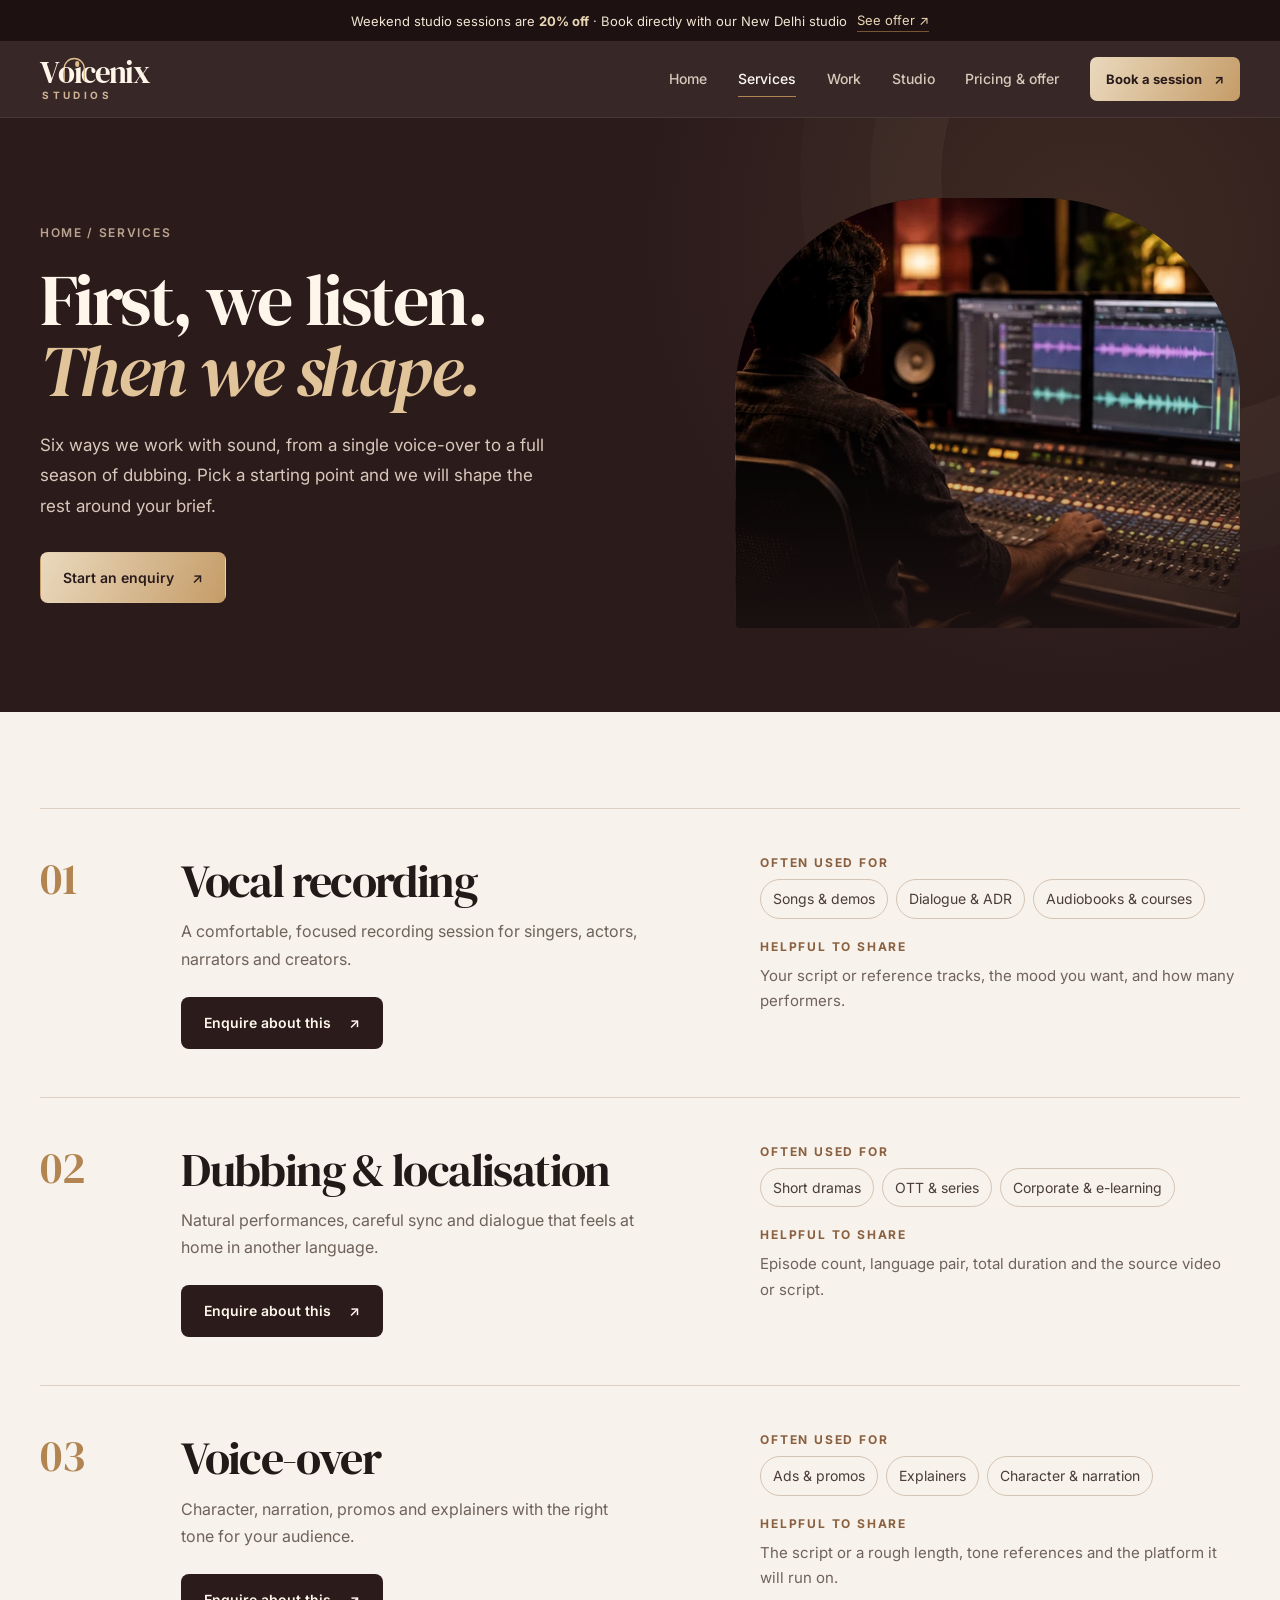
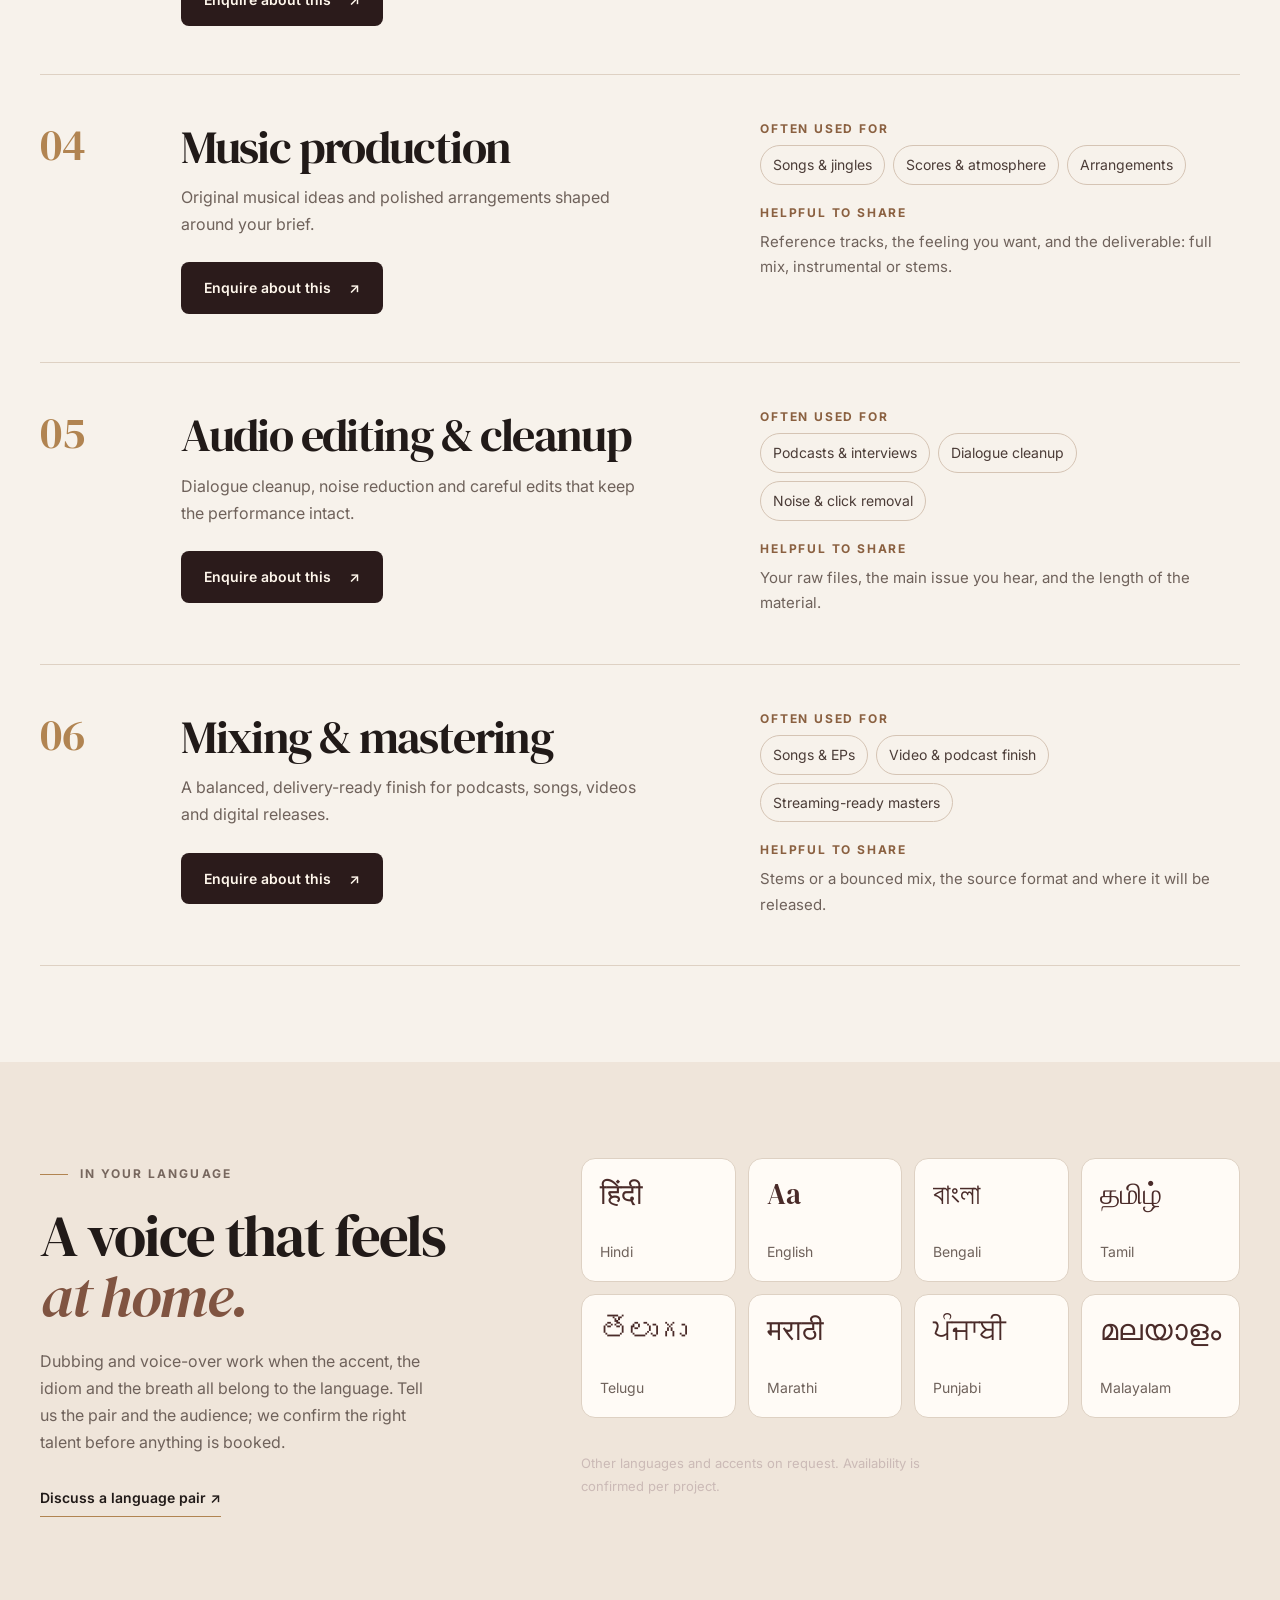
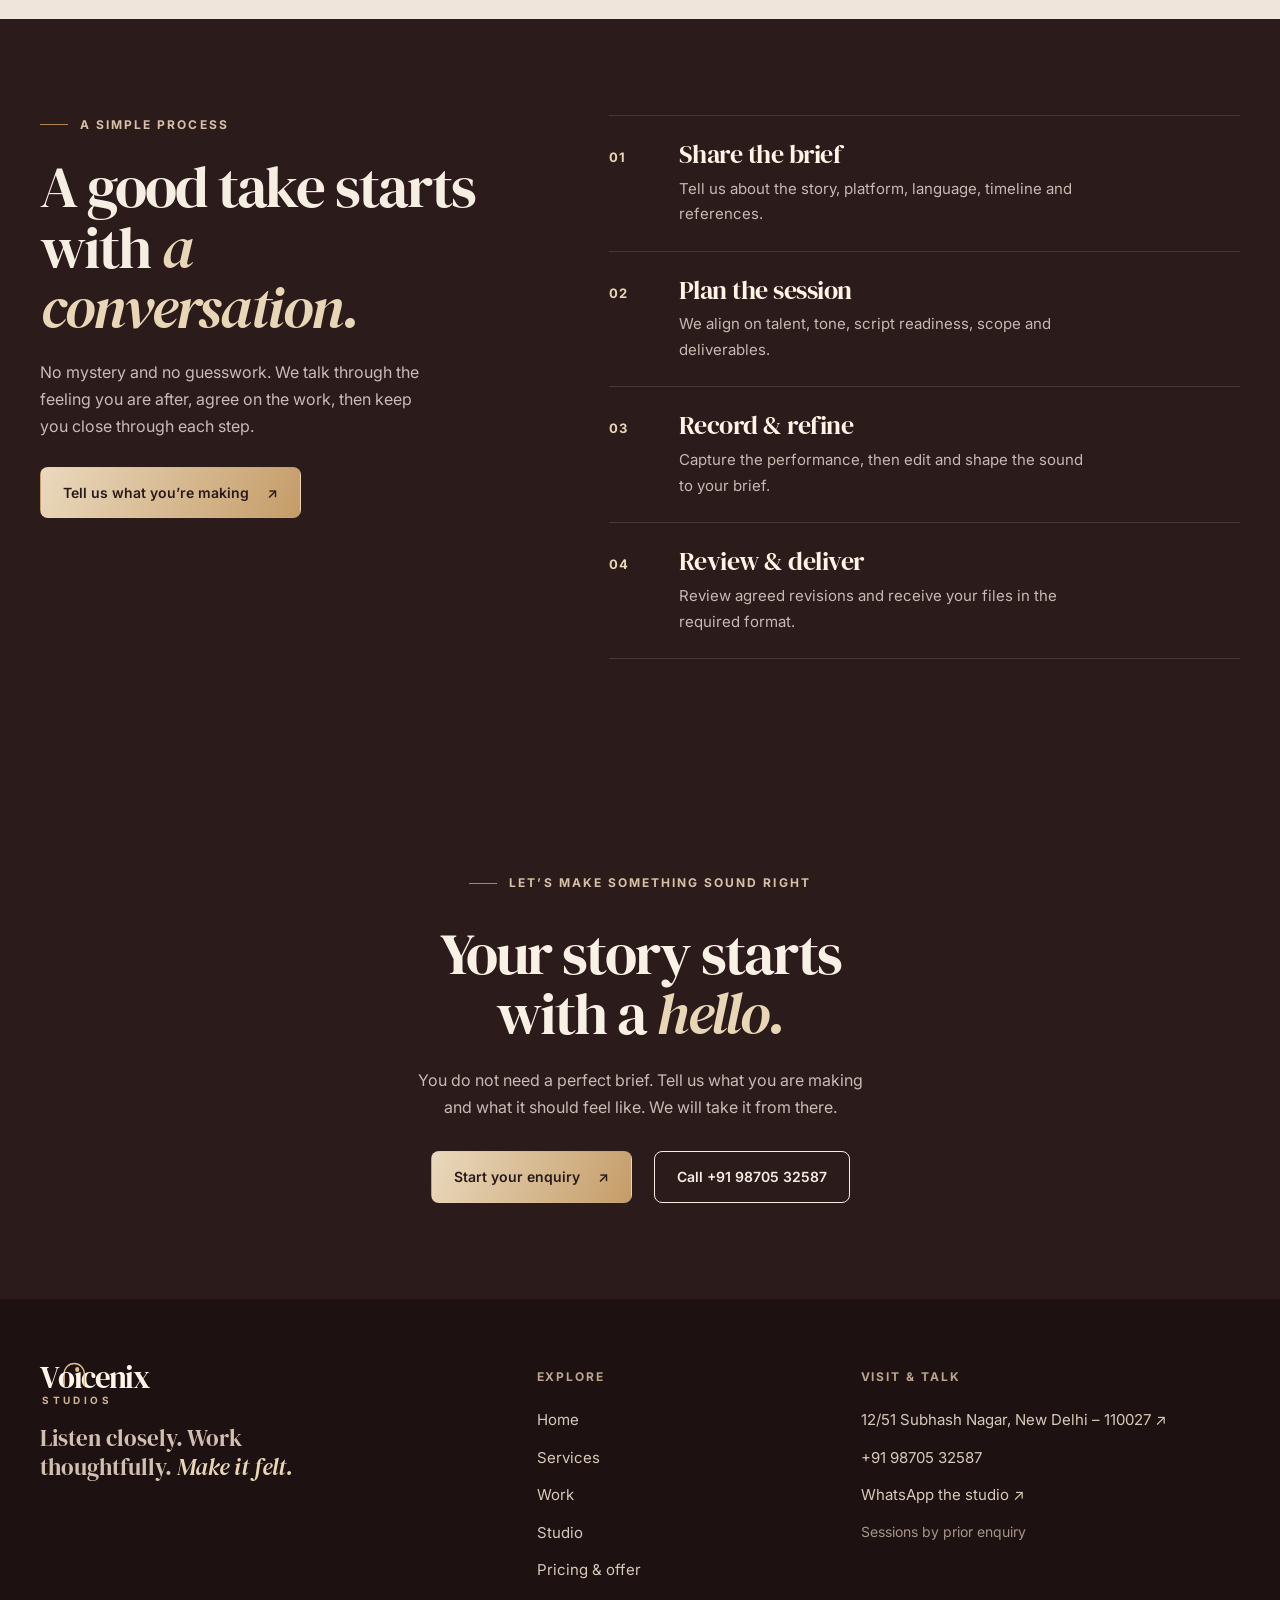
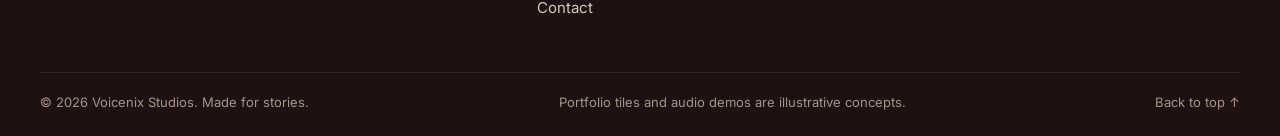
<file: services.html>
<!doctype html>
<html lang="en">
<head>
  <meta charset="utf-8">
  <meta name="viewport" content="width=device-width, initial-scale=1">
  <meta name="theme-color" content="#2b1b1b">
  <title>Services — Voicenix Studios, New Delhi</title>
  <meta name="description" content="Vocal recording, dubbing and localisation, voice-over, music production, editing and cleanup, mixing and mastering at Voicenix Studios, Subhash Nagar, New Delhi.">
  <link rel="canonical" href="https://YOUR-DOMAIN-HERE/services.html">
  <meta property="og:type" content="website">
  <meta property="og:title" content="Services — Voicenix Studios, New Delhi">
  <meta property="og:description" content="Vocal recording, dubbing and localisation, voice-over, music production, editing and cleanup, mixing and mastering at Voicenix Studios, Subhash Nagar, New Delhi.">
  <meta property="og:image" content="assets/weekend-offer-poster.jpg">
  <meta name="twitter:card" content="summary_large_image">
  <link rel="icon" type="image/svg+xml" href="assets/favicon.svg">
  <link rel="preconnect" href="https://fonts.googleapis.com">
  <link rel="preconnect" href="https://fonts.gstatic.com" crossorigin>
  <link href="https://fonts.googleapis.com/css2?family=DM+Serif+Display:ital@0;1&family=Inter:wght@400;500;600;700;800&display=swap" rel="stylesheet">
  <link rel="stylesheet" href="styles.css">
  <script src="script.js" defer></script>
  
</head><body class="">
  <div class="scroll-progress" aria-hidden="true"></div>
  <a class="skip-link" href="#main">Skip to content</a>
  <div class="announce"><span>Weekend studio sessions are <strong>20% off</strong> · Book directly with our New Delhi studio</span> <a href="pricing.html#offer">See offer ↗</a></div>
  <header class="site-header">
    <div class="wrap nav-wrap">
      <a class="brand" href="index.html" aria-label="Voicenix Studios home"><span class="wordmark" aria-hidden="true"><span class="wordmark-v">V</span><span class="wordmark-o">o<svg class="wordmark-headphones" viewBox="0 0 42 42" focusable="false"><path d="M10 25v-8a11 11 0 0 1 22 0v8M10 22v8M32 22v8"/></svg></span><span class="wordmark-i wordmark-i-mic">ı</span><span>c</span><span>e</span><span>n</span><span class="wordmark-i">i</span><span>x</span></span><span class="brand-studios">STUDIOS</span></a>
      <button class="menu-toggle" type="button" aria-label="Open navigation" aria-expanded="false" aria-controls="primary-nav"><span></span><span></span></button>
      <nav class="primary-nav" id="primary-nav" aria-label="Main navigation">
        <a href="index.html">Home</a><a href="services.html" aria-current="page">Services</a><a href="work.html">Work</a><a href="studio.html">Studio</a><a href="pricing.html">Pricing &amp; offer</a>
        <a class="nav-cta" href="contact.html">Book a session <span aria-hidden="true">↗</span></a>
      </nav>
    </div>
  </header>
  <main id="main" tabindex="-1">
    <section class="page-hero">
      <span class="ph-ring" aria-hidden="true"></span>
      <div class="wrap page-hero-inner">
        <div class="reveal">
          <p class="crumbs"><a href="index.html">Home</a> / Services</p>
          <h1>First, we listen.<br><em>Then we shape.</em></h1>
          <p class="lede">Six ways we work with sound, from a single voice-over to a full season of dubbing. Pick a starting point and we will shape the rest around your brief.</p>
          <div class="btn-row"><a class="btn btn-gold" href="contact.html">Start an enquiry <span aria-hidden="true">↗</span></a></div>
        </div>
        <div class="ph-image reveal d1"><img src="assets/audio-engineering.webp" alt="Audio engineer shaping a recording on a mixing desk"></div>
      </div>
    </section>

    <section class="section"><div class="wrap">
      <article class="svc-row reveal" id="record">
        <div class="svc-num" aria-hidden="true">01</div>
        <div class="svc-main"><h2>Vocal recording</h2><p>A comfortable, focused recording session for singers, actors, narrators and creators.</p>
          <div class="btn-row"><a class="btn btn-dark" href="contact.html?service=Vocal%20recording">Enquire about this <span aria-hidden="true">↗</span></a></div></div>
        <div class="svc-side"><div><h3>Often used for</h3><ul><li>Songs &amp; demos</li><li>Dialogue &amp; ADR</li><li>Audiobooks &amp; courses</li></ul></div>
          <div><h3>Helpful to share</h3><p>Your script or reference tracks, the mood you want, and how many performers.</p></div></div>
      </article>
      <article class="svc-row reveal" id="dub">
        <div class="svc-num" aria-hidden="true">02</div>
        <div class="svc-main"><h2>Dubbing &amp; localisation</h2><p>Natural performances, careful sync and dialogue that feels at home in another language.</p>
          <div class="btn-row"><a class="btn btn-dark" href="contact.html?service=Dubbing%20%26%20localisation">Enquire about this <span aria-hidden="true">↗</span></a></div></div>
        <div class="svc-side"><div><h3>Often used for</h3><ul><li>Short dramas</li><li>OTT &amp; series</li><li>Corporate &amp; e-learning</li></ul></div>
          <div><h3>Helpful to share</h3><p>Episode count, language pair, total duration and the source video or script.</p></div></div>
      </article>
      <article class="svc-row reveal" id="vo">
        <div class="svc-num" aria-hidden="true">03</div>
        <div class="svc-main"><h2>Voice-over</h2><p>Character, narration, promos and explainers with the right tone for your audience.</p>
          <div class="btn-row"><a class="btn btn-dark" href="contact.html?service=Voice-over">Enquire about this <span aria-hidden="true">↗</span></a></div></div>
        <div class="svc-side"><div><h3>Often used for</h3><ul><li>Ads &amp; promos</li><li>Explainers</li><li>Character &amp; narration</li></ul></div>
          <div><h3>Helpful to share</h3><p>The script or a rough length, tone references and the platform it will run on.</p></div></div>
      </article>
      <article class="svc-row reveal" id="music">
        <div class="svc-num" aria-hidden="true">04</div>
        <div class="svc-main"><h2>Music production</h2><p>Original musical ideas and polished arrangements shaped around your brief.</p>
          <div class="btn-row"><a class="btn btn-dark" href="contact.html?service=Music%20production">Enquire about this <span aria-hidden="true">↗</span></a></div></div>
        <div class="svc-side"><div><h3>Often used for</h3><ul><li>Songs &amp; jingles</li><li>Scores &amp; atmosphere</li><li>Arrangements</li></ul></div>
          <div><h3>Helpful to share</h3><p>Reference tracks, the feeling you want, and the deliverable: full mix, instrumental or stems.</p></div></div>
      </article>
      <article class="svc-row reveal" id="edit">
        <div class="svc-num" aria-hidden="true">05</div>
        <div class="svc-main"><h2>Audio editing &amp; cleanup</h2><p>Dialogue cleanup, noise reduction and careful edits that keep the performance intact.</p>
          <div class="btn-row"><a class="btn btn-dark" href="contact.html?service=Audio%20editing%20%26%20cleanup">Enquire about this <span aria-hidden="true">↗</span></a></div></div>
        <div class="svc-side"><div><h3>Often used for</h3><ul><li>Podcasts &amp; interviews</li><li>Dialogue cleanup</li><li>Noise &amp; click removal</li></ul></div>
          <div><h3>Helpful to share</h3><p>Your raw files, the main issue you hear, and the length of the material.</p></div></div>
      </article>
      <article class="svc-row reveal" id="mix">
        <div class="svc-num" aria-hidden="true">06</div>
        <div class="svc-main"><h2>Mixing &amp; mastering</h2><p>A balanced, delivery-ready finish for podcasts, songs, videos and digital releases.</p>
          <div class="btn-row"><a class="btn btn-dark" href="contact.html?service=Mixing%20%26%20mastering">Enquire about this <span aria-hidden="true">↗</span></a></div></div>
        <div class="svc-side"><div><h3>Often used for</h3><ul><li>Songs &amp; EPs</li><li>Video &amp; podcast finish</li><li>Streaming-ready masters</li></ul></div>
          <div><h3>Helpful to share</h3><p>Stems or a bounced mix, the source format and where it will be released.</p></div></div>
      </article>
    </div></section>

    <section class="section bg-surface" id="languages">
      <div class="wrap two-col lang-split">
        <div class="reveal"><p class="eyebrow">In your language</p><h2>A voice that feels<br><em>at home.</em></h2>
          <p style="color:var(--muted);max-width:400px;margin:20px 0 24px">Dubbing and voice-over work when the accent, the idiom and the breath all belong to the language. Tell us the pair and the audience; we confirm the right talent before anything is booked.</p>
          <a class="link-arrow" href="contact.html?service=Dubbing%20%26%20localisation">Discuss a language pair ↗</a></div>
        <div><ul class="lang-grid reveal d1" aria-label="Illustrative languages"><li><b lang="hi">हिंदी</b><span>Hindi</span></li><li><b lang="en">Aa</b><span>English</span></li><li><b lang="bn">বাংলা</b><span>Bengali</span></li><li><b lang="ta">தமிழ்</b><span>Tamil</span></li><li><b lang="te">తెలుగు</b><span>Telugu</span></li><li><b lang="mr">मराठी</b><span>Marathi</span></li><li><b lang="pa">ਪੰਜਾਬੀ</b><span>Punjabi</span></li><li><b lang="ml">മലയാളം</b><span>Malayalam</span></li></ul><p class="note reveal">Other languages and accents on request. Availability is confirmed per project.</p></div>
      </div>
    </section>

    <section class="section bg-dark" id="process">
      <div class="wrap two-col">
        <div class="reveal"><p class="eyebrow">A simple process</p><h2>A good take starts<br>with <em>a conversation.</em></h2>
          <p>No mystery and no guesswork. We talk through the feeling you are after, agree on the work, then keep you close through each step.</p>
          <a class="btn btn-gold" href="contact.html">Tell us what you’re making <span aria-hidden="true">↗</span></a></div>
        <ol class="steps reveal d1">
          <li><span class="n">01</span><div><h3>Share the brief</h3><p>Tell us about the story, platform, language, timeline and references.</p></div></li>
          <li><span class="n">02</span><div><h3>Plan the session</h3><p>We align on talent, tone, script readiness, scope and deliverables.</p></div></li>
          <li><span class="n">03</span><div><h3>Record &amp; refine</h3><p>Capture the performance, then edit and shape the sound to your brief.</p></div></li>
          <li><span class="n">04</span><div><h3>Review &amp; deliver</h3><p>Review agreed revisions and receive your files in the required format.</p></div></li>
        </ol>
      </div>
    </section>
    <section class="section bg-dark cta-band">
      <div class="wrap reveal">
        <p class="eyebrow" style="justify-content:center">Let’s make something sound right</p>
        <h2>Your story starts<br>with a <em>hello.</em></h2>
        <p>You do not need a perfect brief. Tell us what you are making and what it should feel like. We will take it from there.</p>
        <div class="btn-row"><a class="btn btn-gold" href="contact.html">Start your enquiry <span aria-hidden="true">↗</span></a><a class="btn btn-line" href="tel:+919870532587">Call +91 98705 32587</a></div>
      </div>
    </section>
  </main>
  <footer class="site-footer">
    <div class="wrap footer-grid">
      <div>
        <a class="brand" href="index.html" aria-label="Voicenix Studios home"><span class="wordmark" aria-hidden="true"><span class="wordmark-v">V</span><span class="wordmark-o">o<svg class="wordmark-headphones" viewBox="0 0 42 42" focusable="false"><path d="M10 25v-8a11 11 0 0 1 22 0v8M10 22v8M32 22v8"/></svg></span><span class="wordmark-i wordmark-i-mic">ı</span><span>c</span><span>e</span><span>n</span><span class="wordmark-i">i</span><span>x</span></span><span class="brand-studios">STUDIOS</span></a>
        <p>Listen closely. Work thoughtfully. <em>Make it felt.</em></p>
      </div>
      <div>
        <h4>Explore</h4>
        <ul>
          <li><a href="index.html">Home</a></li><li><a href="services.html">Services</a></li><li><a href="work.html">Work</a></li>
          <li><a href="studio.html">Studio</a></li><li><a href="pricing.html">Pricing &amp; offer</a></li><li><a href="contact.html">Contact</a></li>
        </ul>
      </div>
      <div>
        <h4>Visit &amp; talk</h4>
        <ul>
          <li><a href="https://www.google.com/maps/search/?api=1&query=12%2F51%20Subhash%20Nagar%20New%20Delhi%20110027" target="_blank" rel="noopener noreferrer">12/51 Subhash Nagar, New Delhi – 110027 ↗</a></li>
          <li><a href="tel:+919870532587">+91 98705 32587</a></li>
          <li><a href="https://wa.me/919870532587" target="_blank" rel="noopener noreferrer">WhatsApp the studio ↗</a></li>
          <li><span style="color:#a69489;font-size:14px;display:inline-block;padding:4px 0">Sessions by prior enquiry</span></li>
        </ul>
      </div>
    </div>
    <div class="wrap footer-bottom"><span>© <span id="year">2026</span> Voicenix Studios. Made for stories.</span><span>Portfolio tiles and audio demos are illustrative concepts.</span><a href="#top" onclick="window.scrollTo({top:0});return false;">Back to top ↑</a></div>
  </footer>
  <div class="mobile-bar" aria-label="Quick contact options">
    <a class="call" href="tel:+919870532587"><span aria-hidden="true">↗</span><span>Call</span></a>
    <a class="wa" href="https://wa.me/919870532587?text=Hello%20Voicenix%20Studios!%20I%27d%20like%20to%20discuss%20a%20project." target="_blank" rel="noopener noreferrer"><span aria-hidden="true">✳</span><span>WhatsApp the studio</span><span aria-hidden="true">↗</span></a>
  </div>
</body>
</html>
</file>
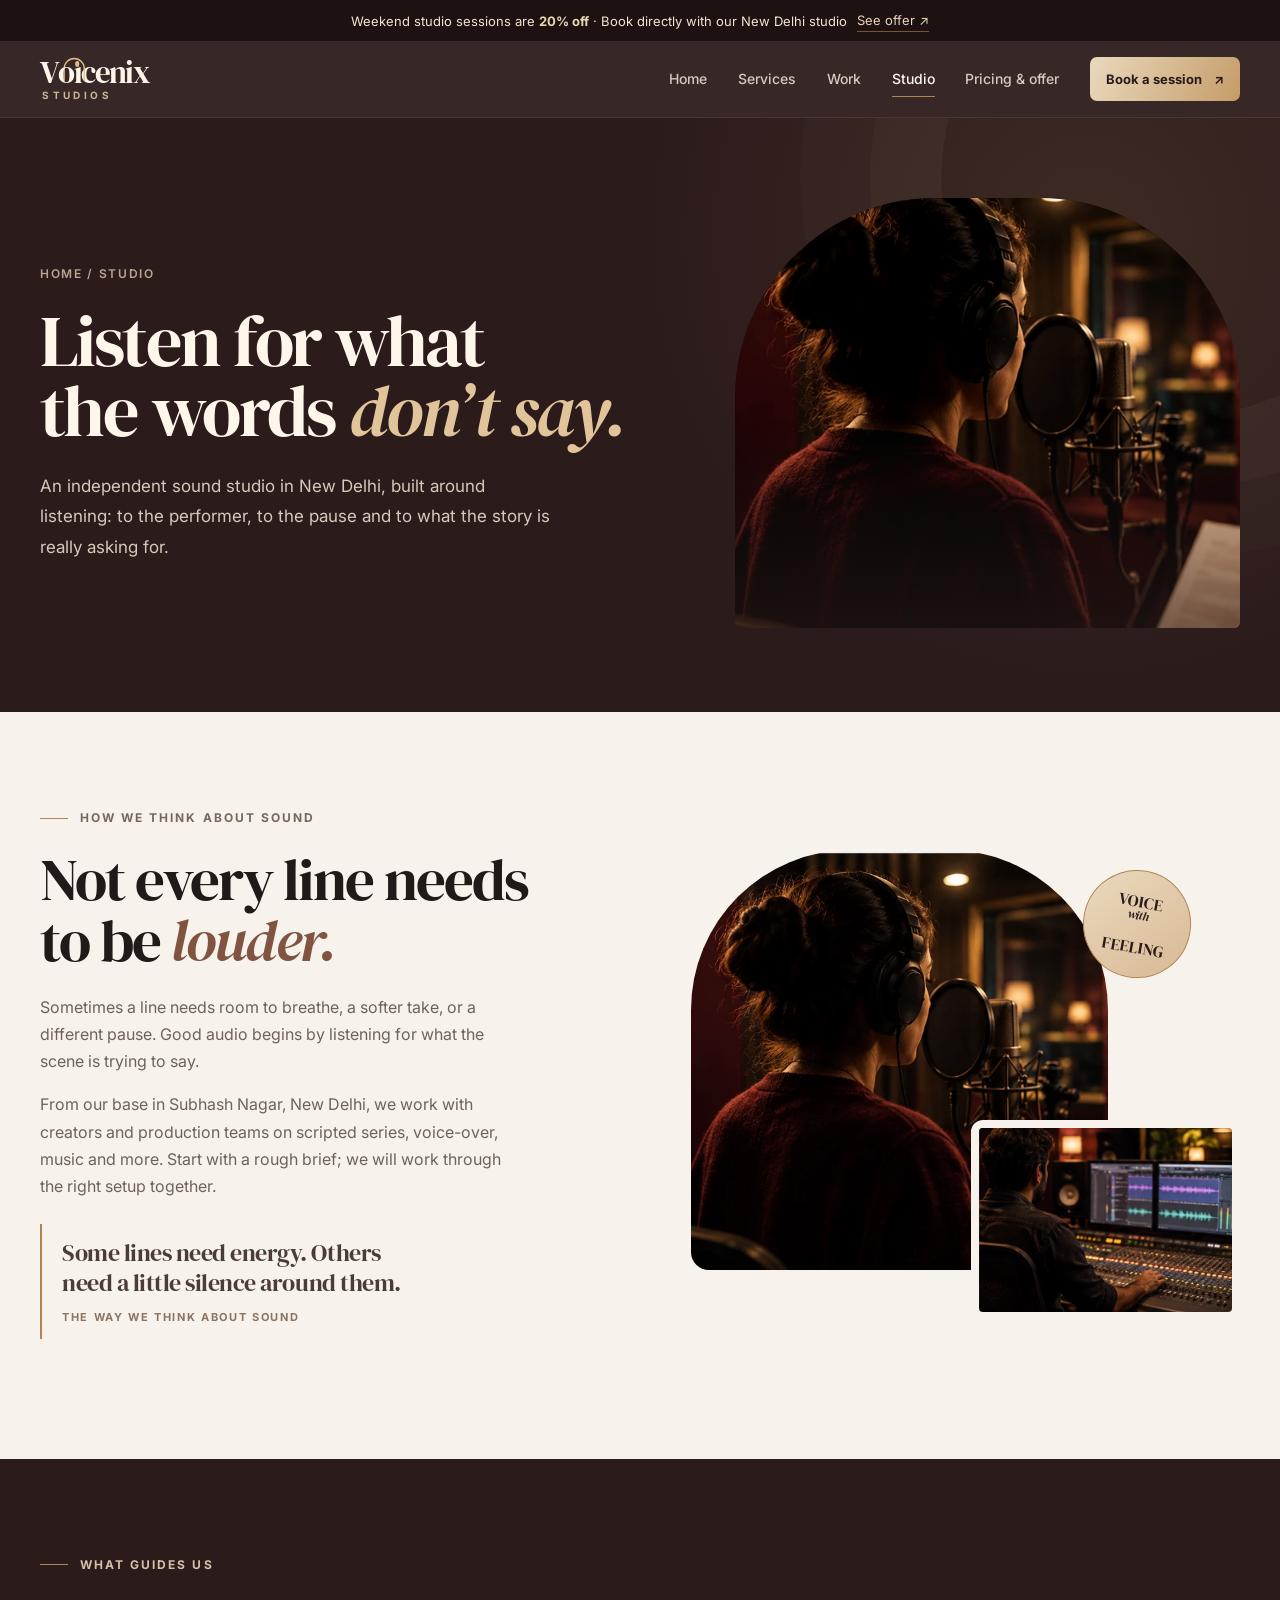
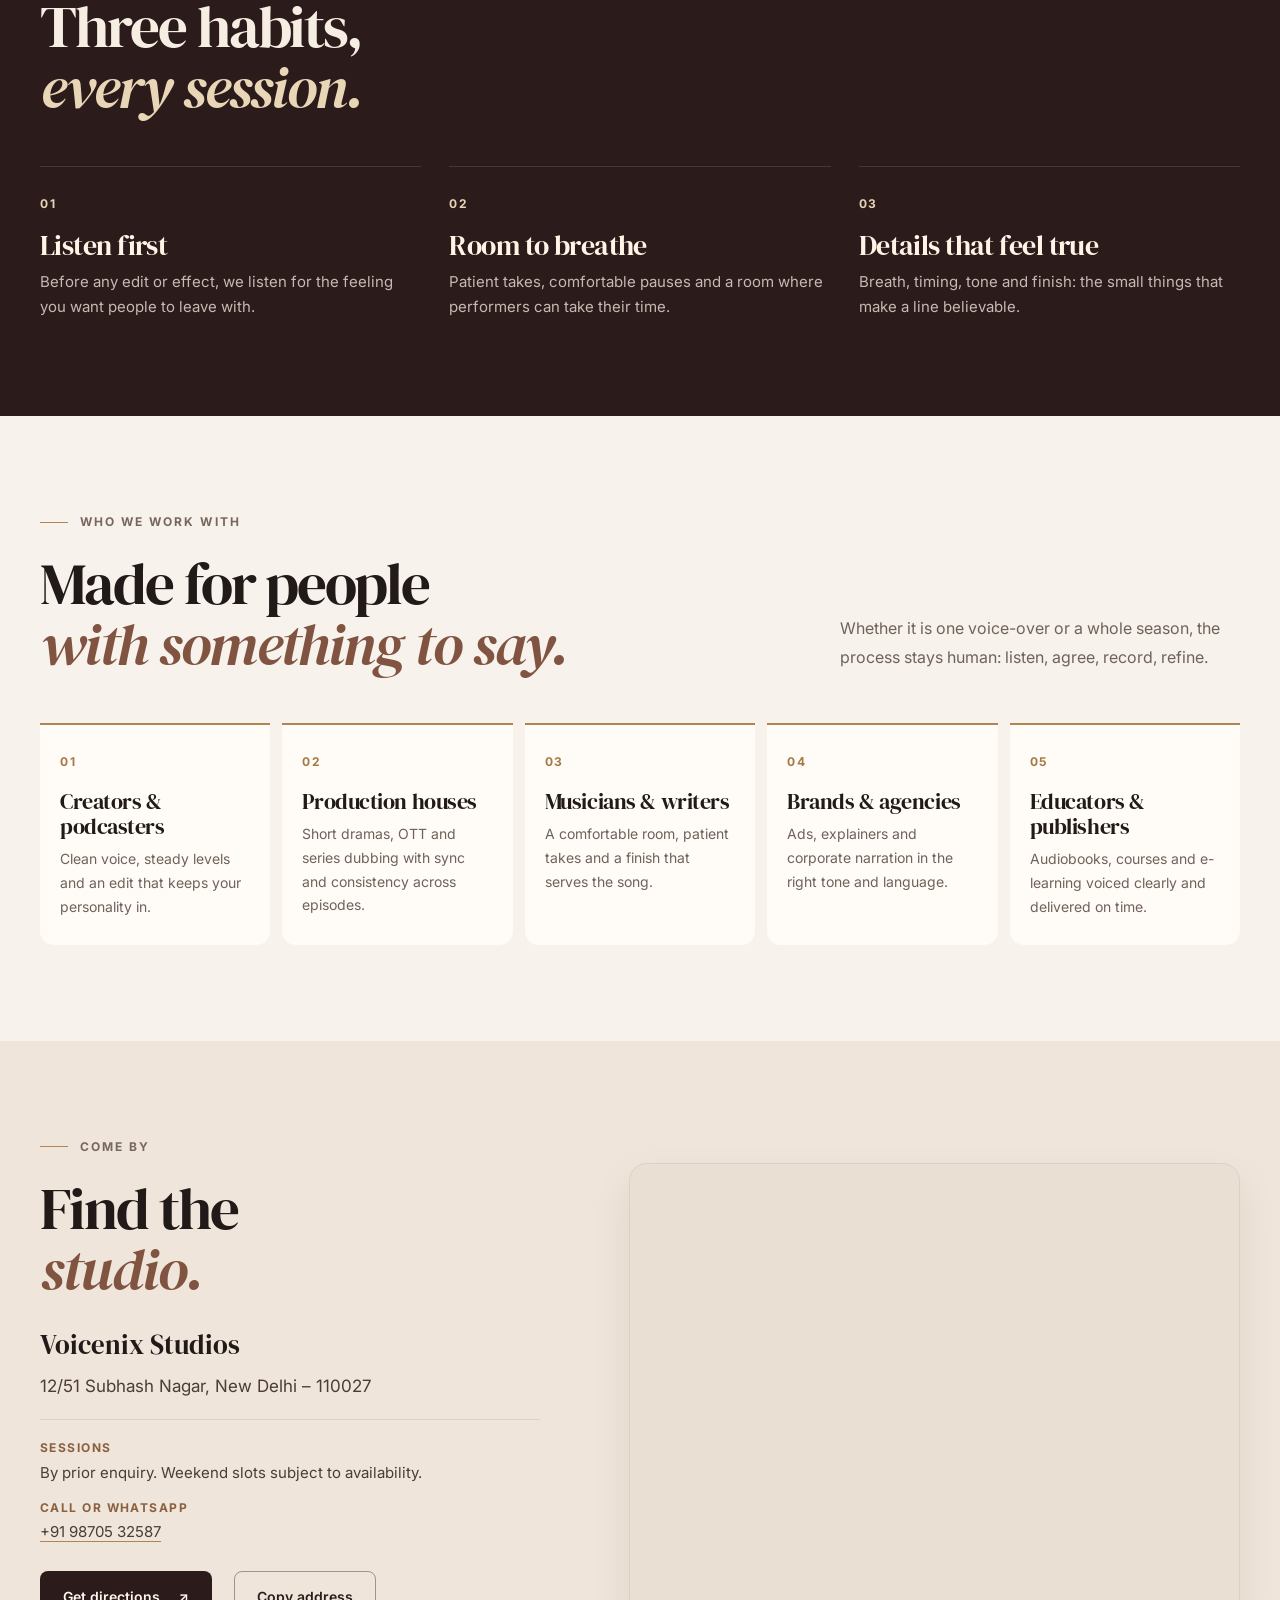
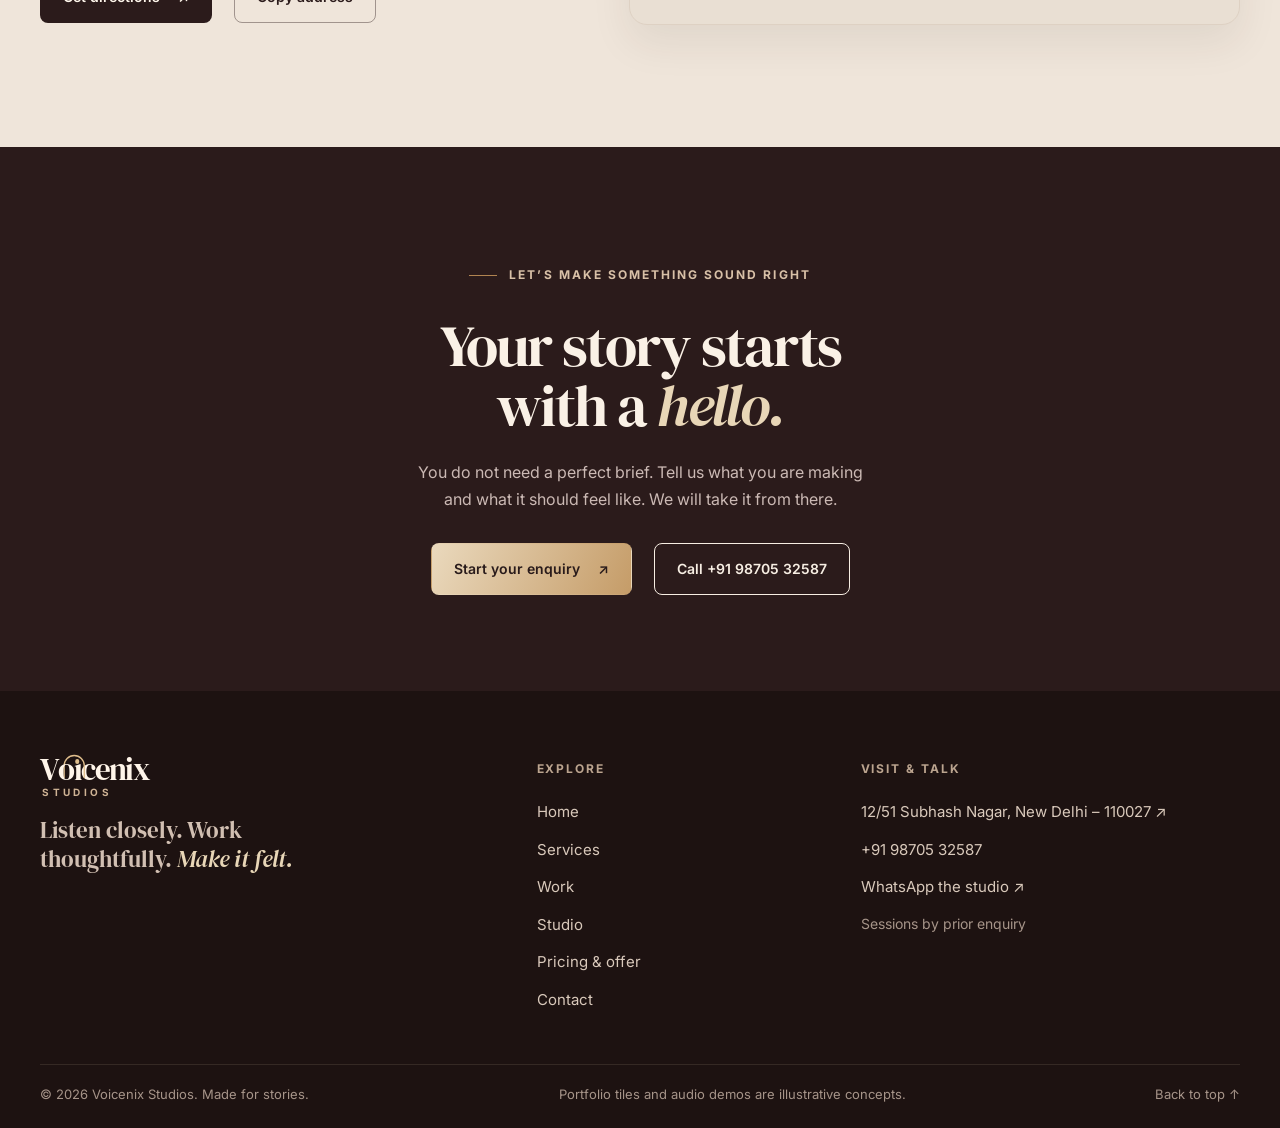
<file: studio.html>
<!doctype html>
<html lang="en">
<head>
  <meta charset="utf-8">
  <meta name="viewport" content="width=device-width, initial-scale=1">
  <meta name="theme-color" content="#2b1b1b">
  <title>The studio — Voicenix Studios, Subhash Nagar, New Delhi</title>
  <meta name="description" content="Voicenix Studios is an independent sound studio at 12/51 Subhash Nagar, New Delhi. Meet the approach, who we work with, and find us on the map.">
  <link rel="canonical" href="https://YOUR-DOMAIN-HERE/studio.html">
  <meta property="og:type" content="website">
  <meta property="og:title" content="The studio — Voicenix Studios, Subhash Nagar, New Delhi">
  <meta property="og:description" content="Voicenix Studios is an independent sound studio at 12/51 Subhash Nagar, New Delhi. Meet the approach, who we work with, and find us on the map.">
  <meta property="og:image" content="assets/weekend-offer-poster.jpg">
  <meta name="twitter:card" content="summary_large_image">
  <link rel="icon" type="image/svg+xml" href="assets/favicon.svg">
  <link rel="preconnect" href="https://fonts.googleapis.com">
  <link rel="preconnect" href="https://fonts.gstatic.com" crossorigin>
  <link href="https://fonts.googleapis.com/css2?family=DM+Serif+Display:ital@0;1&family=Inter:wght@400;500;600;700;800&display=swap" rel="stylesheet">
  <link rel="stylesheet" href="styles.css">
  <script src="script.js" defer></script>
  
</head><body class="">
  <div class="scroll-progress" aria-hidden="true"></div>
  <a class="skip-link" href="#main">Skip to content</a>
  <div class="announce"><span>Weekend studio sessions are <strong>20% off</strong> · Book directly with our New Delhi studio</span> <a href="pricing.html#offer">See offer ↗</a></div>
  <header class="site-header">
    <div class="wrap nav-wrap">
      <a class="brand" href="index.html" aria-label="Voicenix Studios home"><span class="wordmark" aria-hidden="true"><span class="wordmark-v">V</span><span class="wordmark-o">o<svg class="wordmark-headphones" viewBox="0 0 42 42" focusable="false"><path d="M10 25v-8a11 11 0 0 1 22 0v8M10 22v8M32 22v8"/></svg></span><span class="wordmark-i wordmark-i-mic">ı</span><span>c</span><span>e</span><span>n</span><span class="wordmark-i">i</span><span>x</span></span><span class="brand-studios">STUDIOS</span></a>
      <button class="menu-toggle" type="button" aria-label="Open navigation" aria-expanded="false" aria-controls="primary-nav"><span></span><span></span></button>
      <nav class="primary-nav" id="primary-nav" aria-label="Main navigation">
        <a href="index.html">Home</a><a href="services.html">Services</a><a href="work.html">Work</a><a href="studio.html" aria-current="page">Studio</a><a href="pricing.html">Pricing &amp; offer</a>
        <a class="nav-cta" href="contact.html">Book a session <span aria-hidden="true">↗</span></a>
      </nav>
    </div>
  </header>
  <main id="main" tabindex="-1">
    <section class="page-hero">
      <span class="ph-ring" aria-hidden="true"></span>
      <div class="wrap page-hero-inner">
        <div class="reveal">
          <p class="crumbs"><a href="index.html">Home</a> / Studio</p>
          <h1>Listen for what<br>the words <em>don’t say.</em></h1>
          <p class="lede">An independent sound studio in New Delhi, built around listening: to the performer, to the pause and to what the story is really asking for.</p>
          
        </div>
        <div class="ph-image reveal d1"><img src="assets/voice-talent.webp" alt="Vocal performer wearing headphones in front of a studio microphone"></div>
      </div>
    </section>

    <section class="section">
      <div class="wrap split">
        <div class="split-copy reveal">
          <p class="eyebrow">How we think about sound</p>
          <h2>Not every line needs<br>to be <em>louder.</em></h2>
          <p>Sometimes a line needs room to breathe, a softer take, or a different pause. Good audio begins by listening for what the scene is trying to say.</p>
          <p style="margin-top:14px">From our base in Subhash Nagar, New Delhi, we work with creators and production teams on scripted series, voice-over, music and more. Start with a rough brief; we will work through the right setup together.</p>
          <blockquote class="pull" style="margin-inline:0"><p>Some lines need energy. Others need a little silence around them.</p><span>THE WAY WE THINK ABOUT SOUND</span></blockquote>
        </div>
        <div class="split-media photos reveal d1">
          <img class="photo-main" src="assets/voice-talent.webp" alt="Vocal performer wearing headphones during a recording session" loading="lazy">
          <img class="photo-detail" src="assets/audio-engineering.webp" alt="Audio engineer shaping a recording on a mixing desk" loading="lazy">
          <span class="stamp" aria-hidden="true">VOICE<br><i>with</i><br>FEELING</span>
        </div>
      </div>
    </section>

    <section class="section bg-dark"><div class="wrap">
      <div class="head-row reveal"><div><p class="eyebrow">What guides us</p><h2>Three habits,<br><em>every session.</em></h2></div></div>
      <div class="values reveal">
        <div><span>01</span><h3>Listen first</h3><p>Before any edit or effect, we listen for the feeling you want people to leave with.</p></div>
        <div><span>02</span><h3>Room to breathe</h3><p>Patient takes, comfortable pauses and a room where performers can take their time.</p></div>
        <div><span>03</span><h3>Details that feel true</h3><p>Breath, timing, tone and finish: the small things that make a line believable.</p></div>
      </div>
    </div></section>

    <section class="section" id="audience"><div class="wrap">
      <div class="head-row reveal"><div><p class="eyebrow">Who we work with</p><h2>Made for people<br><em>with something to say.</em></h2></div><p class="lede">Whether it is one voice-over or a whole season, the process stays human: listen, agree, record, refine.</p></div>
      <div class="grid-5"><article class="aud-card reveal"><span>01</span><h3>Creators &amp; podcasters</h3><p>Clean voice, steady levels and an edit that keeps your personality in.</p></article><article class="aud-card reveal"><span>02</span><h3>Production houses</h3><p>Short dramas, OTT and series dubbing with sync and consistency across episodes.</p></article><article class="aud-card reveal"><span>03</span><h3>Musicians &amp; writers</h3><p>A comfortable room, patient takes and a finish that serves the song.</p></article><article class="aud-card reveal"><span>04</span><h3>Brands &amp; agencies</h3><p>Ads, explainers and corporate narration in the right tone and language.</p></article><article class="aud-card reveal"><span>05</span><h3>Educators &amp; publishers</h3><p>Audiobooks, courses and e-learning voiced clearly and delivered on time.</p></article></div>
    </div></section>

    <section class="section bg-surface" id="visit"><div class="wrap visit-grid">
      <div class="reveal"><p class="eyebrow">Come by</p><h2>Find the<br><em>studio.</em></h2>
        <address class="addr"><strong>Voicenix Studios</strong><span id="studio-address">12/51 Subhash Nagar, New Delhi – 110027</span></address>
        <ul class="meta" style="list-style:none;padding-left:0"><li><b>Sessions</b><span>By prior enquiry. Weekend slots subject to availability.</span></li><li><b>Call or WhatsApp</b><span><a href="tel:+919870532587">+91 98705 32587</a></span></li></ul>
        <div class="btn-row"><a class="btn btn-dark" href="https://www.google.com/maps/search/?api=1&query=12%2F51%20Subhash%20Nagar%20New%20Delhi%20110027" target="_blank" rel="noopener noreferrer">Get directions <span aria-hidden="true">↗</span></a><button class="btn btn-ghost-dark" type="button" data-copy="12/51 Subhash Nagar, New Delhi – 110027">Copy address</button></div>
        <p class="copy-status" role="status" aria-live="polite"></p></div>
      <div class="map reveal d1"><iframe title="Map showing Voicenix Studios, 12/51 Subhash Nagar, New Delhi – 110027" loading="lazy" referrerpolicy="no-referrer-when-downgrade" src="https://maps.google.com/maps?q=12%2F51%20Subhash%20Nagar%20New%20Delhi%20110027&output=embed"></iframe></div>
    </div></section>
    <section class="section bg-dark cta-band">
      <div class="wrap reveal">
        <p class="eyebrow" style="justify-content:center">Let’s make something sound right</p>
        <h2>Your story starts<br>with a <em>hello.</em></h2>
        <p>You do not need a perfect brief. Tell us what you are making and what it should feel like. We will take it from there.</p>
        <div class="btn-row"><a class="btn btn-gold" href="contact.html">Start your enquiry <span aria-hidden="true">↗</span></a><a class="btn btn-line" href="tel:+919870532587">Call +91 98705 32587</a></div>
      </div>
    </section>
  </main>
  <footer class="site-footer">
    <div class="wrap footer-grid">
      <div>
        <a class="brand" href="index.html" aria-label="Voicenix Studios home"><span class="wordmark" aria-hidden="true"><span class="wordmark-v">V</span><span class="wordmark-o">o<svg class="wordmark-headphones" viewBox="0 0 42 42" focusable="false"><path d="M10 25v-8a11 11 0 0 1 22 0v8M10 22v8M32 22v8"/></svg></span><span class="wordmark-i wordmark-i-mic">ı</span><span>c</span><span>e</span><span>n</span><span class="wordmark-i">i</span><span>x</span></span><span class="brand-studios">STUDIOS</span></a>
        <p>Listen closely. Work thoughtfully. <em>Make it felt.</em></p>
      </div>
      <div>
        <h4>Explore</h4>
        <ul>
          <li><a href="index.html">Home</a></li><li><a href="services.html">Services</a></li><li><a href="work.html">Work</a></li>
          <li><a href="studio.html">Studio</a></li><li><a href="pricing.html">Pricing &amp; offer</a></li><li><a href="contact.html">Contact</a></li>
        </ul>
      </div>
      <div>
        <h4>Visit &amp; talk</h4>
        <ul>
          <li><a href="https://www.google.com/maps/search/?api=1&query=12%2F51%20Subhash%20Nagar%20New%20Delhi%20110027" target="_blank" rel="noopener noreferrer">12/51 Subhash Nagar, New Delhi – 110027 ↗</a></li>
          <li><a href="tel:+919870532587">+91 98705 32587</a></li>
          <li><a href="https://wa.me/919870532587" target="_blank" rel="noopener noreferrer">WhatsApp the studio ↗</a></li>
          <li><span style="color:#a69489;font-size:14px;display:inline-block;padding:4px 0">Sessions by prior enquiry</span></li>
        </ul>
      </div>
    </div>
    <div class="wrap footer-bottom"><span>© <span id="year">2026</span> Voicenix Studios. Made for stories.</span><span>Portfolio tiles and audio demos are illustrative concepts.</span><a href="#top" onclick="window.scrollTo({top:0});return false;">Back to top ↑</a></div>
  </footer>
  <div class="mobile-bar" aria-label="Quick contact options">
    <a class="call" href="tel:+919870532587"><span aria-hidden="true">↗</span><span>Call</span></a>
    <a class="wa" href="https://wa.me/919870532587?text=Hello%20Voicenix%20Studios!%20I%27d%20like%20to%20discuss%20a%20project." target="_blank" rel="noopener noreferrer"><span aria-hidden="true">✳</span><span>WhatsApp the studio</span><span aria-hidden="true">↗</span></a>
  </div>
</body>
</html>
</file>
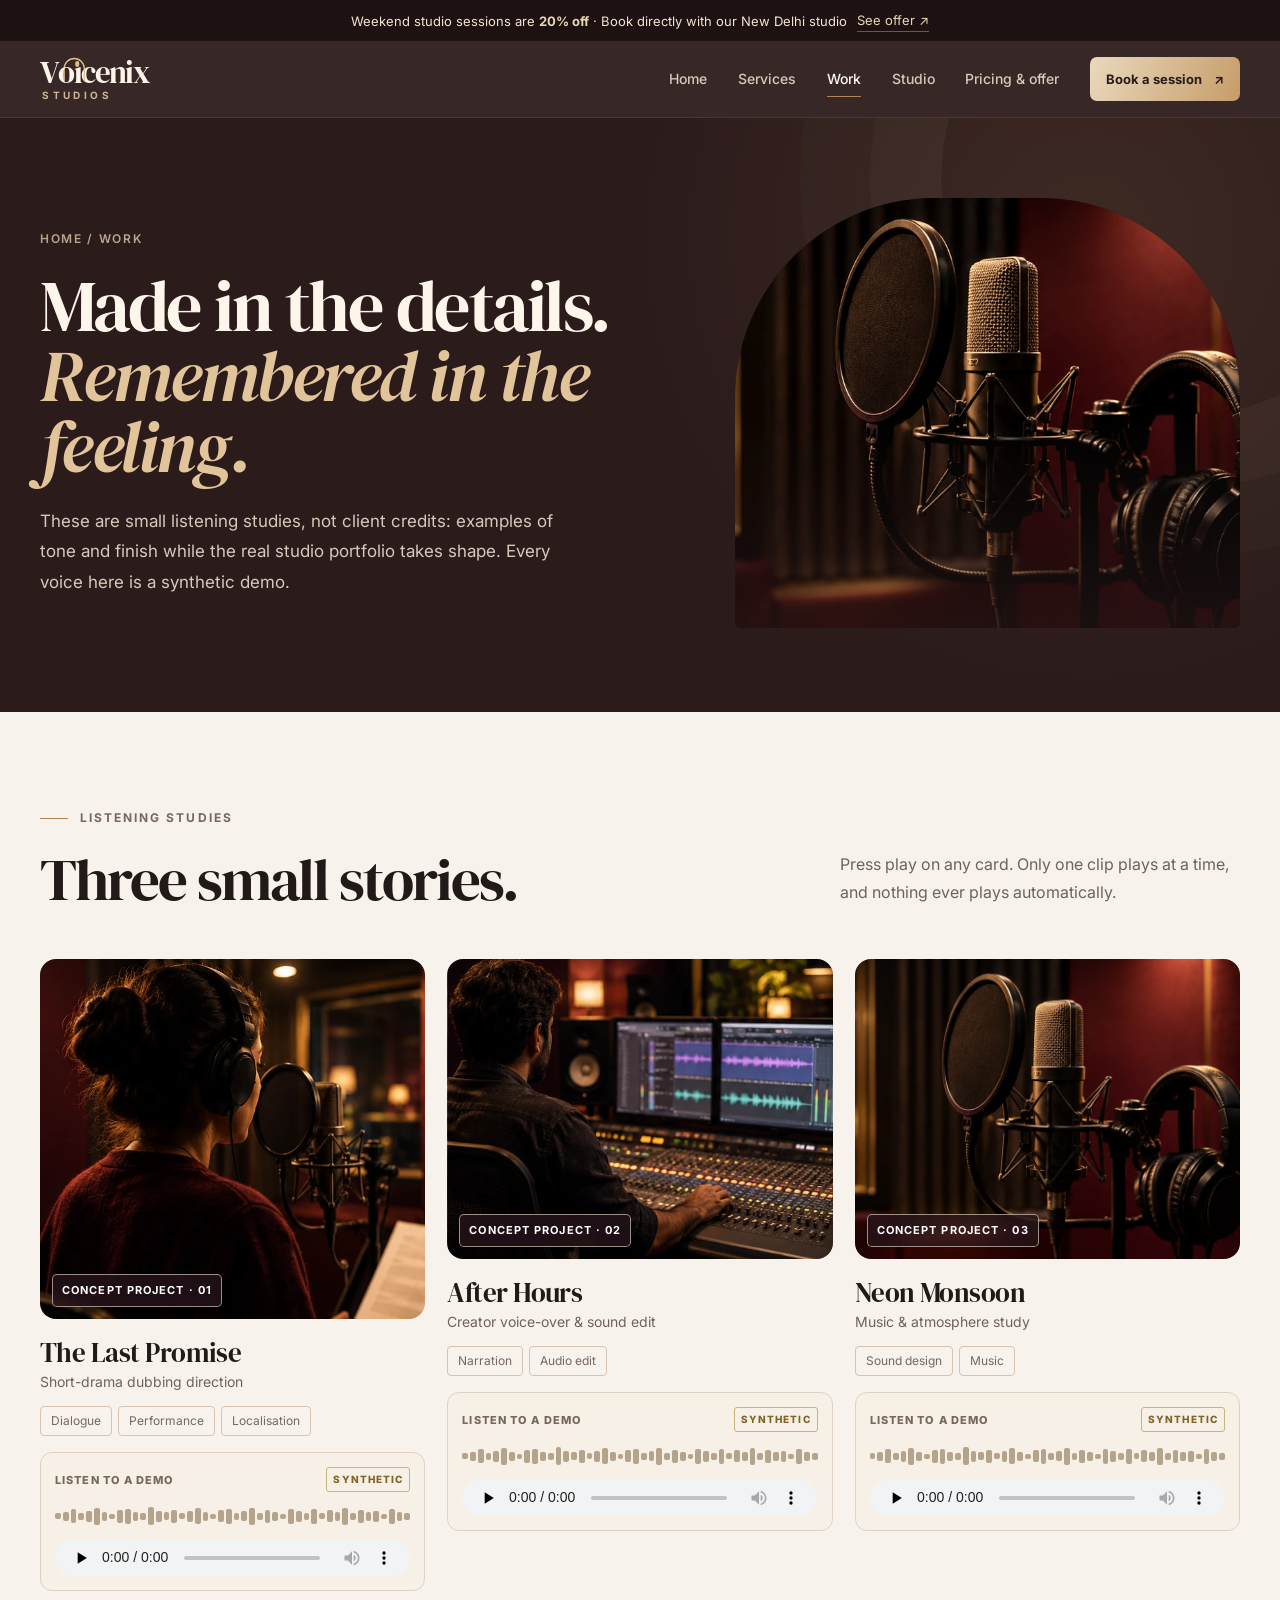
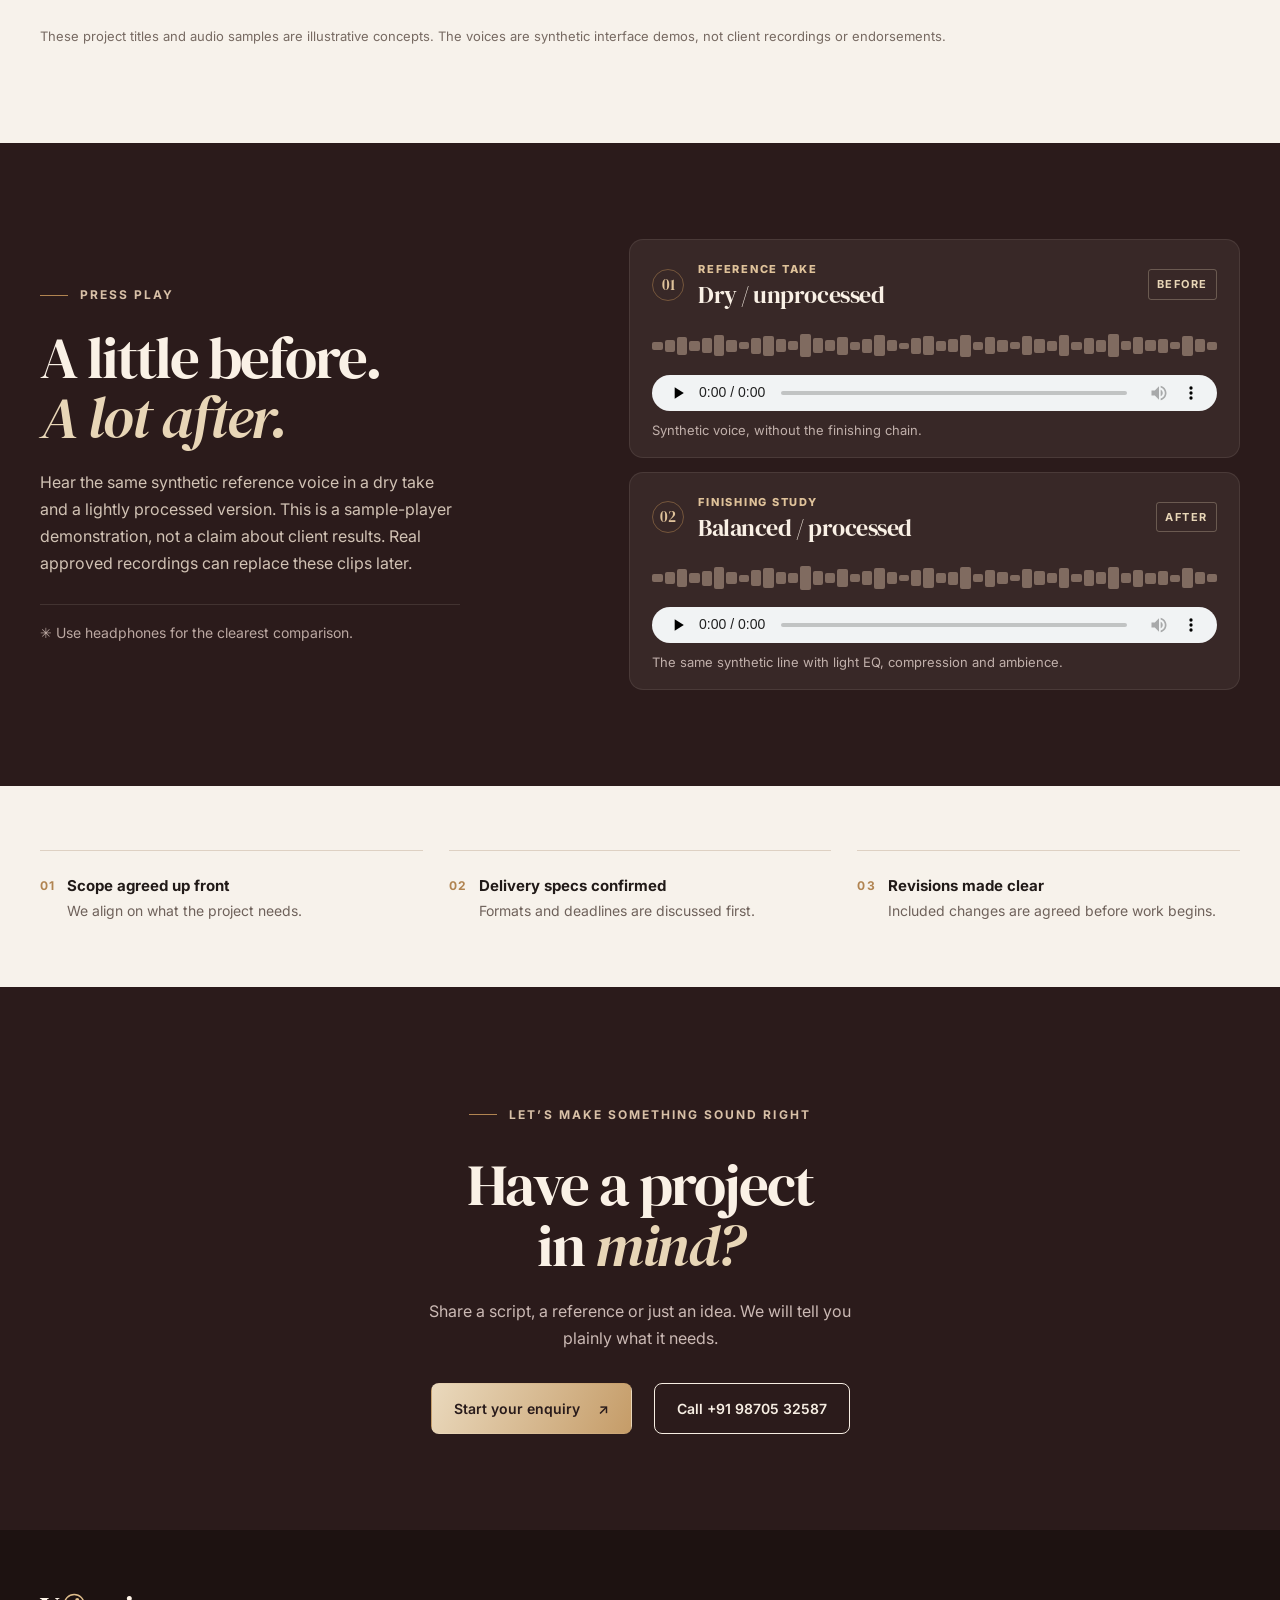
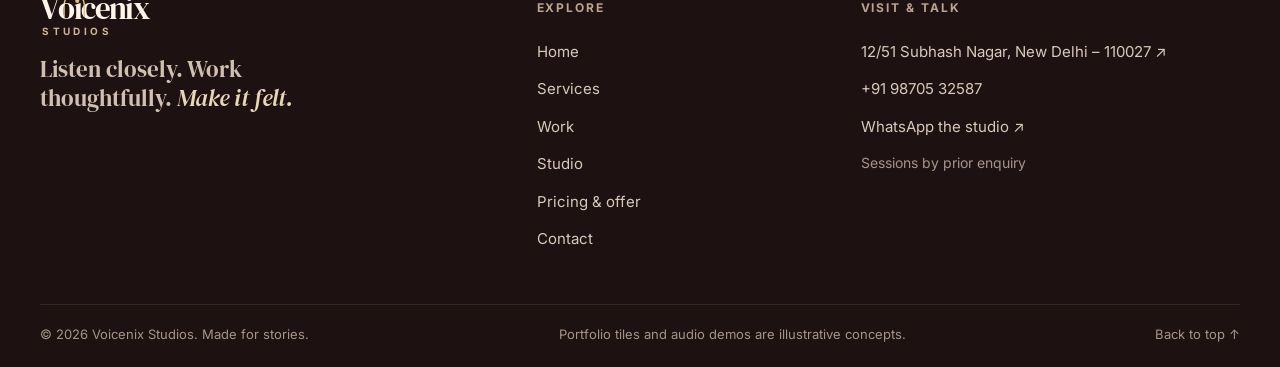
<file: work.html>
<!doctype html>
<html lang="en">
<head>
  <meta charset="utf-8">
  <meta name="viewport" content="width=device-width, initial-scale=1">
  <meta name="theme-color" content="#2b1b1b">
  <title>Work &amp; listening studies — Voicenix Studios</title>
  <meta name="description" content="Concept listening studies and a before/after sound demo from Voicenix Studios, New Delhi. Demos are synthetic illustrations, not client work.">
  <link rel="canonical" href="https://YOUR-DOMAIN-HERE/work.html">
  <meta property="og:type" content="website">
  <meta property="og:title" content="Work &amp; listening studies — Voicenix Studios">
  <meta property="og:description" content="Concept listening studies and a before/after sound demo from Voicenix Studios, New Delhi. Demos are synthetic illustrations, not client work.">
  <meta property="og:image" content="assets/weekend-offer-poster.jpg">
  <meta name="twitter:card" content="summary_large_image">
  <link rel="icon" type="image/svg+xml" href="assets/favicon.svg">
  <link rel="preconnect" href="https://fonts.googleapis.com">
  <link rel="preconnect" href="https://fonts.gstatic.com" crossorigin>
  <link href="https://fonts.googleapis.com/css2?family=DM+Serif+Display:ital@0;1&family=Inter:wght@400;500;600;700;800&display=swap" rel="stylesheet">
  <link rel="stylesheet" href="styles.css">
  <script src="script.js" defer></script>
  
</head><body class="">
  <div class="scroll-progress" aria-hidden="true"></div>
  <a class="skip-link" href="#main">Skip to content</a>
  <div class="announce"><span>Weekend studio sessions are <strong>20% off</strong> · Book directly with our New Delhi studio</span> <a href="pricing.html#offer">See offer ↗</a></div>
  <header class="site-header">
    <div class="wrap nav-wrap">
      <a class="brand" href="index.html" aria-label="Voicenix Studios home"><span class="wordmark" aria-hidden="true"><span class="wordmark-v">V</span><span class="wordmark-o">o<svg class="wordmark-headphones" viewBox="0 0 42 42" focusable="false"><path d="M10 25v-8a11 11 0 0 1 22 0v8M10 22v8M32 22v8"/></svg></span><span class="wordmark-i wordmark-i-mic">ı</span><span>c</span><span>e</span><span>n</span><span class="wordmark-i">i</span><span>x</span></span><span class="brand-studios">STUDIOS</span></a>
      <button class="menu-toggle" type="button" aria-label="Open navigation" aria-expanded="false" aria-controls="primary-nav"><span></span><span></span></button>
      <nav class="primary-nav" id="primary-nav" aria-label="Main navigation">
        <a href="index.html">Home</a><a href="services.html">Services</a><a href="work.html" aria-current="page">Work</a><a href="studio.html">Studio</a><a href="pricing.html">Pricing &amp; offer</a>
        <a class="nav-cta" href="contact.html">Book a session <span aria-hidden="true">↗</span></a>
      </nav>
    </div>
  </header>
  <main id="main" tabindex="-1">
    <section class="page-hero">
      <span class="ph-ring" aria-hidden="true"></span>
      <div class="wrap page-hero-inner">
        <div class="reveal">
          <p class="crumbs"><a href="index.html">Home</a> / Work</p>
          <h1>Made in the details.<br><em>Remembered in the feeling.</em></h1>
          <p class="lede">These are small listening studies, not client credits: examples of tone and finish while the real studio portfolio takes shape. Every voice here is a synthetic demo.</p>
          
        </div>
        <div class="ph-image reveal d1"><img src="assets/studio-mic.webp" alt="Close-up of a studio microphone with a pop filter and headphones"></div>
      </div>
    </section>

    <section class="section" id="listening-studies"><div class="wrap">
      <div class="head-row reveal"><div><p class="eyebrow">Listening studies</p><h2>Three small stories.</h2></div><p class="lede">Press play on any card. Only one clip plays at a time, and nothing ever plays automatically.</p></div>
      <div class="work-grid">
        <article class="work-card reveal">
          <div class="work-img"><img src="assets/voice-talent.webp" alt="Voice artist preparing to record dialogue in a sound booth" loading="lazy"><span class="work-type">CONCEPT PROJECT · 01</span></div>
          <h3>The Last Promise</h3><p>Short-drama dubbing direction</p><ul class="tags"><li>Dialogue</li><li>Performance</li><li>Localisation</li></ul>
          <div class="player"><div class="player-label"><span>LISTEN TO A DEMO</span><span class="tag-synth">SYNTHETIC</span></div><div class="mini-waveform" aria-hidden="true"></div><audio controls preload="none" aria-label="Synthetic short-drama dialogue reference"><source src="assets/voice-demo-polished.mp3" type="audio/mpeg">Your browser does not support audio playback.</audio></div>
        </article>
        <article class="work-card reveal">
          <div class="work-img"><img src="assets/audio-engineering.webp" alt="Audio engineer working on a mixing console and waveform display" loading="lazy"><span class="work-type">CONCEPT PROJECT · 02</span></div>
          <h3>After Hours</h3><p>Creator voice-over &amp; sound edit</p><ul class="tags"><li>Narration</li><li>Audio edit</li></ul>
          <div class="player"><div class="player-label"><span>LISTEN TO A DEMO</span><span class="tag-synth">SYNTHETIC</span></div><div class="mini-waveform" aria-hidden="true"></div><audio controls preload="none" aria-label="Synthetic narrator reference"><source src="assets/narration-demo.mp3" type="audio/mpeg">Your browser does not support audio playback.</audio></div>
        </article>
        <article class="work-card reveal">
          <div class="work-img"><img src="assets/studio-mic.webp" alt="Close-up of a studio microphone ready for a music recording" loading="lazy"><span class="work-type">CONCEPT PROJECT · 03</span></div>
          <h3>Neon Monsoon</h3><p>Music &amp; atmosphere study</p><ul class="tags"><li>Sound design</li><li>Music</li></ul>
          <div class="player"><div class="player-label"><span>LISTEN TO A DEMO</span><span class="tag-synth">SYNTHETIC</span></div><div class="mini-waveform" aria-hidden="true"></div><audio controls preload="none" aria-label="Synthetic atmosphere voice reference"><source src="assets/atmosphere-demo.mp3" type="audio/mpeg">Your browser does not support audio playback.</audio></div>
        </article>
      </div>
      <p class="note">These project titles and audio samples are illustrative concepts. The voices are synthetic interface demos, not client recordings or endorsements.</p>
    </div></section>

    <section class="section bg-dark" id="sound-lab">
      <div class="wrap sound-band">
        <div class="reveal"><p class="eyebrow">Press play</p><h2>A little before.<br><em>A lot after.</em></h2>
          <p>Hear the same synthetic reference voice in a dry take and a lightly processed version. This is a sample-player demonstration, not a claim about client results. Real approved recordings can replace these clips later.</p>
          <p style="font-size:14px;color:#bba8a2;border-top:1px solid #fff2e31c;padding-top:16px;margin:0">✳ Use headphones for the clearest comparison.</p></div>
        <div class="compare-stack reveal d1">
          <article class="compare-card"><div class="compare-head"><span class="compare-num">01</span><div><p class="compare-kicker">REFERENCE TAKE</p><h3>Dry / unprocessed</h3></div><span class="compare-state">BEFORE</span></div>
            <div class="comparison-waveform" aria-hidden="true"></div>
            <audio controls preload="none" aria-label="Play dry synthetic voice reference"><source src="assets/voice-demo-raw.mp3" type="audio/mpeg">Your browser does not support audio playback.</audio>
            <p class="compare-caption">Synthetic voice, without the finishing chain.</p></article>
          <article class="compare-card"><div class="compare-head"><span class="compare-num">02</span><div><p class="compare-kicker">FINISHING STUDY</p><h3>Balanced / processed</h3></div><span class="compare-state">AFTER</span></div>
            <div class="comparison-waveform" aria-hidden="true"></div>
            <audio controls preload="none" aria-label="Play processed synthetic voice reference"><source src="assets/voice-demo-polished.mp3" type="audio/mpeg">Your browser does not support audio playback.</audio>
            <p class="compare-caption">The same synthetic line with light EQ, compression and ambience.</p></article>
        </div>
      </div>
    </section>

    <section class="section-tight"><div class="wrap trust reveal" aria-label="How we work">
      <div><b>01</b><p><strong>Scope agreed up front</strong><span>We align on what the project needs.</span></p></div>
      <div><b>02</b><p><strong>Delivery specs confirmed</strong><span>Formats and deadlines are discussed first.</span></p></div>
      <div><b>03</b><p><strong>Revisions made clear</strong><span>Included changes are agreed before work begins.</span></p></div>
    </div></section>
    <section class="section bg-dark cta-band">
      <div class="wrap reveal">
        <p class="eyebrow" style="justify-content:center">Let’s make something sound right</p>
        <h2>Have a project<br>in <em>mind?</em></h2>
        <p>Share a script, a reference or just an idea. We will tell you plainly what it needs.</p>
        <div class="btn-row"><a class="btn btn-gold" href="contact.html">Start your enquiry <span aria-hidden="true">↗</span></a><a class="btn btn-line" href="tel:+919870532587">Call +91 98705 32587</a></div>
      </div>
    </section>
  </main>
  <footer class="site-footer">
    <div class="wrap footer-grid">
      <div>
        <a class="brand" href="index.html" aria-label="Voicenix Studios home"><span class="wordmark" aria-hidden="true"><span class="wordmark-v">V</span><span class="wordmark-o">o<svg class="wordmark-headphones" viewBox="0 0 42 42" focusable="false"><path d="M10 25v-8a11 11 0 0 1 22 0v8M10 22v8M32 22v8"/></svg></span><span class="wordmark-i wordmark-i-mic">ı</span><span>c</span><span>e</span><span>n</span><span class="wordmark-i">i</span><span>x</span></span><span class="brand-studios">STUDIOS</span></a>
        <p>Listen closely. Work thoughtfully. <em>Make it felt.</em></p>
      </div>
      <div>
        <h4>Explore</h4>
        <ul>
          <li><a href="index.html">Home</a></li><li><a href="services.html">Services</a></li><li><a href="work.html">Work</a></li>
          <li><a href="studio.html">Studio</a></li><li><a href="pricing.html">Pricing &amp; offer</a></li><li><a href="contact.html">Contact</a></li>
        </ul>
      </div>
      <div>
        <h4>Visit &amp; talk</h4>
        <ul>
          <li><a href="https://www.google.com/maps/search/?api=1&query=12%2F51%20Subhash%20Nagar%20New%20Delhi%20110027" target="_blank" rel="noopener noreferrer">12/51 Subhash Nagar, New Delhi – 110027 ↗</a></li>
          <li><a href="tel:+919870532587">+91 98705 32587</a></li>
          <li><a href="https://wa.me/919870532587" target="_blank" rel="noopener noreferrer">WhatsApp the studio ↗</a></li>
          <li><span style="color:#a69489;font-size:14px;display:inline-block;padding:4px 0">Sessions by prior enquiry</span></li>
        </ul>
      </div>
    </div>
    <div class="wrap footer-bottom"><span>© <span id="year">2026</span> Voicenix Studios. Made for stories.</span><span>Portfolio tiles and audio demos are illustrative concepts.</span><a href="#top" onclick="window.scrollTo({top:0});return false;">Back to top ↑</a></div>
  </footer>
  <div class="mobile-bar" aria-label="Quick contact options">
    <a class="call" href="tel:+919870532587"><span aria-hidden="true">↗</span><span>Call</span></a>
    <a class="wa" href="https://wa.me/919870532587?text=Hello%20Voicenix%20Studios!%20I%27d%20like%20to%20discuss%20a%20project." target="_blank" rel="noopener noreferrer"><span aria-hidden="true">✳</span><span>WhatsApp the studio</span><span aria-hidden="true">↗</span></a>
  </div>
</body>
</html>
</file>
<file: styles.css>
/* ==========================================================================
   VOICENIX STUDIOS — multi-page edition
   Espresso · oxblood · parchment · copper · champagne
   ========================================================================== */
:root {
  --ink: #211a18; --ink-soft: #4b3c37; --espresso: #2b1b1b; --oxblood: #462829;
  --copper: #b18451; --copper-deep: #805441; --champagne: #e8d6b7; --cream: #f7f2eb;
  --paper: #fffbf6; --surface: #efe5da; --muted: #6f625b; --line: #ded1c3;
  --display: "DM Serif Display", Georgia, "Times New Roman", serif;
  --body: "Inter", "Avenir Next", Avenir, system-ui, sans-serif;
  --max: 1200px; --r: 18px; --header: 76px;
}
@view-transition { navigation: auto; }
* { box-sizing: border-box; }
html { scroll-behavior: smooth; scroll-padding-top: calc(var(--header) + 20px); }
html, body { overflow-x: clip; }
body { margin: 0; color: var(--ink); background: var(--cream); font: 400 16px/1.7 var(--body); -webkit-font-smoothing: antialiased; }
img, iframe { display: block; max-width: 100%; }
a { color: inherit; text-decoration: none; }
button, input, textarea, select { font: inherit; }
h1, h2, h3, p, ul, ol, figure { margin-top: 0; }
::selection { background: #e6cfac; color: var(--ink); }
:focus-visible { outline: 2px solid var(--copper); outline-offset: 3px; }
.skip-link { position: absolute; z-index: 100; top: -80px; left: 16px; padding: 10px 14px; color: #fff; background: var(--espresso); border-radius: 6px; }
.skip-link:focus { top: 10px; }
.wrap { width: min(var(--max), calc(100% - 48px)); margin-inline: auto; }
.section { padding: 96px 0; }
.section-tight { padding: 64px 0; }
.bg-surface { background: var(--surface); }
.bg-dark { color: #f7eee3; background: var(--espresso); }
.scroll-progress { position: fixed; z-index: 70; top: 0; left: 0; width: 100%; height: 2px; background: var(--copper); transform: scaleX(0); transform-origin: left; pointer-events: none; }

/* Type */
h1, h2, h3 { font-family: var(--display); font-weight: 400; letter-spacing: -.035em; }
h1 { margin-bottom: 0; font-size: clamp(46px, 6vw, 84px); line-height: .98; }
h2 { margin-bottom: 0; font-size: clamp(38px, 4.6vw, 60px); line-height: 1.03; }
h3 { font-size: 24px; line-height: 1.15; letter-spacing: -.02em; }
em { color: var(--copper-deep); font-style: italic; }
.on-dark em, .bg-dark em { color: var(--champagne); }
.eyebrow { display: flex; align-items: center; gap: 12px; margin: 0 0 22px; color: #77675e; font-size: 12px; font-weight: 700; letter-spacing: .17em; text-transform: uppercase; }
.eyebrow::before { content: ""; width: 28px; height: 1px; background: var(--copper); }
.on-dark .eyebrow, .bg-dark .eyebrow { color: #d8c0a7; }
.lede { max-width: 520px; color: var(--muted); font-size: 17px; line-height: 1.8; }
.on-dark .lede, .bg-dark .lede { color: #d8c8bb; }
.head-row { display: flex; align-items: flex-end; justify-content: space-between; gap: 48px; margin-bottom: 48px; }
.head-row .lede { margin: 0 0 4px; max-width: 400px; font-size: 16px; }

/* Buttons & links */
.btn { position: relative; display: inline-flex; align-items: center; justify-content: center; gap: 18px; min-height: 50px; padding: 13px 22px; border: 1px solid transparent; border-radius: 8px; overflow: hidden; font-size: 14px; font-weight: 600; cursor: pointer; transition: transform .25s, background .25s, color .25s, border-color .25s; }
.btn:hover { transform: translateY(-2px); }
.btn::after { content: ""; position: absolute; inset: 0; background: linear-gradient(110deg, transparent 25%, #ffffff30 50%, transparent 75%); transform: translateX(-130%); transition: transform .6s; pointer-events: none; }
.btn:hover::after { transform: translateX(130%); }
.btn-dark { color: #fff7ec; background: var(--espresso); }
.btn-dark:hover { background: #563532; }
.btn-gold { color: #291b1b; background: linear-gradient(115deg, #ead9bd, #c59c68); }
.btn-line { color: inherit; border-color: currentColor; background: transparent; }
.btn-line:hover { background: #ffffff10; }
.link-arrow { display: inline-flex; align-items: center; gap: 10px; padding: 6px 0; border-bottom: 1px solid var(--copper); color: inherit; font-size: 14px; font-weight: 600; transition: gap .25s; }
.link-arrow:hover { gap: 18px; }
.btn-row { display: flex; flex-wrap: wrap; align-items: center; gap: 14px 22px; }

/* Announcement + header */
.announce { display: flex; flex-wrap: wrap; align-items: center; justify-content: center; gap: 4px 10px; padding: 9px 20px; color: #f1e4d3; background: #1d1211; font-size: 13px; text-align: center; }
.announce strong { color: var(--champagne); }
.announce a { color: var(--champagne); border-bottom: 1px solid #b1845199; }
.site-header { position: sticky; z-index: 50; top: 0; color: #f7eee3; background: #2b1b1bf0; backdrop-filter: blur(16px); border-bottom: 1px solid #f5e6d214; }
.nav-wrap { display: flex; align-items: center; justify-content: space-between; gap: 28px; min-height: var(--header); }
.primary-nav { display: flex; align-items: center; gap: clamp(18px, 2.4vw, 38px); }
.primary-nav a:not(.nav-cta) { position: relative; padding: 6px 0; color: #d9c9bb; font-size: 14px; font-weight: 500; transition: color .2s; }
.primary-nav a:not(.nav-cta)::after { content: ""; position: absolute; left: 0; right: 0; bottom: 0; height: 1px; background: var(--copper); transform: scaleX(0); transform-origin: left; transition: transform .3s; }
.primary-nav a:not(.nav-cta):hover, .primary-nav a[aria-current="page"] { color: #fff8f0; }
.primary-nav a:not(.nav-cta):hover::after, .primary-nav a[aria-current="page"]::after { transform: scaleX(1); }
.nav-cta { display: inline-flex; align-items: center; gap: 12px; padding: 11px 16px; border-radius: 7px; color: #291b1b; background: linear-gradient(115deg, #ead9bd, #c59c68); font-size: 13px; font-weight: 700; transition: transform .2s; }
.nav-cta:hover { transform: translateY(-2px); }
.menu-toggle { display: none; }

/* Wordmark */
.brand { display: inline-flex; flex-direction: column; align-items: flex-start; gap: 2px; }
.wordmark { display: inline-flex; align-items: baseline; color: #fff5e9; font-family: var(--display); font-size: 31px; letter-spacing: -.052em; line-height: .94; }
.wordmark > span:not(.wordmark-o):not(.wordmark-i) { display: inline-block; }
.wordmark-o { position: relative; display: inline-block; z-index: 0; }
.wordmark-headphones { position: absolute; z-index: -1; top: -.16em; left: -.12em; width: 1.24em; height: 1.24em; overflow: visible; fill: none; stroke: #dfbd8c; stroke-width: 1.45; stroke-linecap: round; stroke-linejoin: round; pointer-events: none; }
.wordmark-i { position: relative; display: inline-block; }
.wordmark-i-mic::after { content: ""; position: absolute; top: .12em; left: 50%; width: .115em; height: .17em; border-radius: 999px; background: #dfbd8c; transform: translateX(-50%); }
.brand-studios { display: block; padding-left: .22em; color: #cfb395; font-size: 10px; font-weight: 700; letter-spacing: .34em; line-height: 1.2; }

/* Home opening */
.opening { position: relative; isolation: isolate; overflow: hidden; min-height: calc(100svh - var(--header) - 40px); color: #fff8f0; background: var(--espresso); }
.opening-photo { position: absolute; z-index: -3; top: 0; right: 0; width: 60%; height: 100%; object-fit: cover; opacity: .62; transform: scaleX(-1); filter: saturate(.75) contrast(1.06); }
.opening-shade { position: absolute; z-index: -2; inset: 0; background: linear-gradient(90deg, #2b1b1b 0%, #2b1b1b 30%, #2b1b1bf2 43%, #2b1b1bc9 60%, #2b1b1b8c 80%, #2b1b1bb8 100%), linear-gradient(0deg, #2b1b1bd9 0%, transparent 28%); }
.opening-grain { position: absolute; z-index: -1; inset: 0; pointer-events: none; opacity: .055; mix-blend-mode: screen; background-image: url("data:image/svg+xml,%3Csvg viewBox='0 0 180 180' xmlns='http://www.w3.org/2000/svg'%3E%3Cfilter id='n'%3E%3CfeTurbulence type='fractalNoise' baseFrequency='.82' numOctaves='3' stitchTiles='stitch'/%3E%3C/filter%3E%3Crect width='100%25' height='100%25' filter='url(%23n)' opacity='.4'/%3E%3C/svg%3E"); }
.opening-inner { display: grid; grid-template-columns: minmax(340px, .95fr) minmax(320px, 1.05fr); align-items: center; gap: clamp(24px, 5vw, 80px); min-height: calc(100svh - var(--header) - 40px); padding: 56px 0 48px; }
.opening-copy { position: relative; z-index: 2; max-width: 580px; animation: rise .9s .1s both; }
.opening h1 { color: #fff6eb; font-size: clamp(56px, 6.4vw, 92px); }
.opening h1 em { color: #e2c49a; }
.opening-lede { max-width: 440px; margin: 24px 0 0; color: #dccdc0; font-size: 17px; line-height: 1.8; }
.lang-line { max-width: 520px; margin-top: 30px; padding-top: 16px; border-top: 1px solid #f5e6d224; }
.lang-line p { margin: 0 0 10px; color: #bba48f; font-size: 11px; font-weight: 700; letter-spacing: .18em; }
.lang-line div { display: flex; flex-wrap: wrap; gap: 4px 10px; color: #fbf0e3; font-size: 15px; }
.lang-line i { color: var(--copper); font-style: normal; }
.opening .btn-row { margin-top: 30px; }
.opening-stage { position: relative; z-index: 1; min-height: clamp(360px, 58vh, 620px); overflow: hidden; animation: stage-in 1.3s .2s both; }
.opening-v { position: absolute; top: 42%; left: 50%; color: #f0d6b2; font-family: var(--display); font-size: clamp(240px, 31vw, 450px); letter-spacing: -.09em; line-height: .8; opacity: .74; text-shadow: 0 10px 50px #100d0b40; transform: translate(-50%, -50%); }
.opening-wave { position: absolute; top: 52%; left: 1%; width: 98%; height: 130px; overflow: visible; transform: translateY(-50%); }
.opening-wave path { fill: none; stroke-linecap: round; stroke-linejoin: round; }
.opening-wave .shadow { stroke: #2a1a18; stroke-width: 5; opacity: .55; }
.opening-wave .draw { stroke: #dfbd8c; stroke-width: 1.3; stroke-dasharray: 1200; stroke-dashoffset: 1200; animation: draw 2.2s .65s cubic-bezier(.5, 0, .2, 1) forwards; }
.opening-caption { position: absolute; right: 0; bottom: 20px; left: 0; display: flex; align-items: center; gap: 10px; color: #f2e4d4; font-size: 11px; font-weight: 700; letter-spacing: .18em; }
.opening-caption b { color: #dfbd8c; }
.opening-caption i { width: 36px; height: 1px; margin-left: auto; background: #e8d6b75e; }
@keyframes rise { from { opacity: 0; transform: translateY(15px); } to { opacity: 1; transform: none; } }
@keyframes stage-in { from { opacity: .25; clip-path: inset(5% 0 0 0); } to { opacity: 1; clip-path: inset(0); } }
@keyframes draw { to { stroke-dashoffset: 0; } }

/* Marquee strip */
.strip { overflow: hidden; padding: 18px 0; color: #ddc6aa; background: #1d1211; }
.strip-track { display: flex; width: max-content; animation: drift 48s linear infinite; }
.strip:hover .strip-track { animation-play-state: paused; }
.strip-group { display: flex; align-items: center; gap: clamp(27px, 4vw, 60px); padding: 0 clamp(27px, 4vw, 30px); padding-right: clamp(27px, 4vw, 60px); }
.strip-group span { font-size: 12px; font-weight: 600; letter-spacing: .16em; white-space: nowrap; }
.strip-group b { color: var(--copper); font-weight: 400; }
@keyframes drift { to { transform: translateX(-50%); } }

/* Inner page hero */
.page-hero { position: relative; overflow: hidden; color: #fff6eb; background: radial-gradient(circle at 85% 20%, #b1845124, transparent 38%), var(--espresso); }
.page-hero-inner { display: grid; grid-template-columns: 1.1fr .9fr; align-items: center; gap: clamp(32px, 6vw, 90px); padding: 80px 0 84px; }
.page-hero.no-image .page-hero-inner { grid-template-columns: 1fr; padding: 72px 0 76px; }
.crumbs { margin: 0 0 22px; color: #bba48f; font-size: 12px; font-weight: 600; letter-spacing: .14em; text-transform: uppercase; }
.crumbs a:hover { color: var(--champagne); }
.page-hero h1 { max-width: 760px; font-size: clamp(44px, 5.6vw, 76px); }
.page-hero h1 em { color: #e2c49a; }
.page-hero .lede { margin: 24px 0 0; color: #d8c8bb; }
.page-hero .btn-row { margin-top: 30px; }
.ph-image { position: relative; height: clamp(300px, 36vw, 430px); overflow: hidden; border-radius: 200px 200px 6px 6px; background: #1d1211; }
.ph-image img { width: 100%; height: 100%; object-fit: cover; filter: saturate(.88) contrast(1.03); }
.ph-image::after { content: ""; position: absolute; inset: 0; background: linear-gradient(180deg, transparent 50%, #2b1b1b99); }
.ph-ring { position: absolute; top: -180px; right: -140px; width: 480px; height: 480px; border: 1px solid #e8d6b712; border-radius: 50%; box-shadow: 0 0 0 70px #e8d6b707, 0 0 0 140px #e8d6b704; pointer-events: none; }

/* Cards: services */
.grid-3 { display: grid; grid-template-columns: repeat(3, 1fr); gap: 14px; }
.service-card { position: relative; display: flex; min-height: 270px; flex-direction: column; padding: 26px; border: 1px solid var(--line); border-radius: var(--r); background: var(--paper); transition: transform .3s, border-color .3s, box-shadow .3s; }
.service-card:hover { transform: translateY(-4px); border-color: var(--copper); box-shadow: 0 16px 36px #39221a14; }
.service-card .idx { color: #8a6040; font-size: 12px; font-weight: 700; letter-spacing: .14em; }
.service-card .glyph { margin: 18px 0 10px; color: var(--copper); font-family: var(--display); font-size: 30px; line-height: 1; }
.service-card h3 { margin-bottom: 8px; font-size: 26px; }
.service-card p { margin-bottom: 36px; color: var(--muted); font-size: 15px; line-height: 1.75; }
.service-card .go { position: absolute; right: 22px; bottom: 20px; display: grid; width: 34px; height: 34px; place-items: center; border: 1px solid var(--line); border-radius: 50%; transition: background .25s, color .25s; }
.service-card:hover .go { color: #fff; background: var(--espresso); border-color: var(--espresso); }
.service-card.dark { color: #f8efe4; background: #3a2524; border-color: #3a2524; }
.service-card.dark p, .service-card.dark .idx { color: #d7c7bf; }
.service-card.dark .glyph { color: var(--champagne); }
.service-card.dark .go { border-color: #c3ad9a; }

/* Glance */
.glance { display: grid; grid-template-columns: repeat(4, 1fr); border-top: 1px solid var(--line); border-bottom: 1px solid var(--line); }
.glance div { padding: 28px 22px; border-left: 1px solid var(--line); }
.glance div:first-child { padding-left: 0; border-left: 0; }
.glance strong { display: block; color: #4a2b29; font-family: var(--display); font-size: clamp(32px, 3.6vw, 46px); font-weight: 400; letter-spacing: -.03em; line-height: 1.05; }
.glance span { display: block; margin-top: 6px; color: var(--muted); font-size: 14px; }

/* Split blocks */
.split { display: grid; grid-template-columns: 1fr 1fr; align-items: center; gap: clamp(40px, 8vw, 110px); }
.split.rev .split-media { order: 2; }
.split-copy h2 { margin-bottom: 22px; }
.split-copy > p:not(.eyebrow) { max-width: 480px; color: var(--muted); }
.photos { position: relative; min-height: 470px; }
.photo-main { width: 76%; height: 420px; border-radius: 160px 160px 18px 18px; object-fit: cover; object-position: 42% center; filter: saturate(.92); }
.photo-detail { position: absolute; right: 0; bottom: 0; width: 49%; height: 200px; border: 8px solid var(--cream); border-radius: 12px; object-fit: cover; }
.bg-surface .photo-detail { border-color: var(--surface); }
.stamp { position: absolute; top: 20px; right: 9%; display: grid; width: 108px; height: 108px; place-content: center; border: 1px solid var(--copper); border-radius: 50%; color: #2b1b1b; background: linear-gradient(135deg, #ead9bd, #d8b995); font-family: var(--display); font-size: 16px; line-height: 1.05; text-align: center; transform: rotate(10deg); }
.stamp i { font-size: 12px; }
.pull { margin: 24px 0; padding: 14px 0 12px 20px; border-left: 2px solid var(--copper); }
.pull p { max-width: 360px; margin: 0; color: var(--ink-soft); font-family: var(--display); font-size: 24px; line-height: 1.25; letter-spacing: -.02em; }
.pull span { display: block; margin-top: 10px; color: #8a7564; font-size: 11px; font-weight: 700; letter-spacing: .15em; }

/* Home: sound band + offer banner + CTA band */
.sound-band { display: grid; grid-template-columns: .9fr 1.1fr; align-items: center; gap: clamp(36px, 7vw, 100px); }
.sound-band h2 { color: #faf1e6; margin-bottom: 20px; }
.sound-band > div > p:not(.eyebrow) { max-width: 420px; margin-bottom: 26px; color: #d1c2b4; }
.offer-banner { display: grid; grid-template-columns: 1fr auto; align-items: center; gap: 40px; overflow: hidden; padding: 44px 48px; border-radius: 22px; color: #fbf1e3; background: radial-gradient(circle at 100% 0, #b1845130, transparent 50%), #3a2524; }
.offer-banner h2 { color: #fff4e6; font-size: clamp(38px, 4.4vw, 56px); }
.offer-banner p { max-width: 440px; margin: 14px 0 24px; color: #d9c8bb; }
.offer-banner img { width: 168px; border: 4px solid #e8d6b7; border-radius: 10px; transform: rotate(3deg); box-shadow: 0 18px 40px #00000050; }
.cta-band { text-align: center; }
.cta-band h2 { margin: 0 auto; max-width: 760px; color: #faf1e6; }
.cta-band p { max-width: 460px; margin: 22px auto 30px; color: #cbb9b4; }
.cta-band .btn-row { justify-content: center; }

/* Services page rows */
.svc-row { display: grid; grid-template-columns: 90px 1.1fr 1fr; gap: clamp(20px, 4vw, 60px); padding: 48px 0; border-top: 1px solid var(--line); }
.svc-row:last-of-type { border-bottom: 1px solid var(--line); }
.svc-num { color: var(--copper); font-family: var(--display); font-size: 44px; line-height: 1; }
.svc-main h2 { margin-bottom: 14px; font-size: clamp(32px, 3.6vw, 46px); }
.svc-main p { max-width: 460px; color: var(--muted); }
.svc-main .btn-row { margin-top: 24px; }
.svc-side { display: grid; gap: 22px; align-content: start; }
.svc-side h3 { margin: 0 0 10px; color: #8a6040; font: 700 12px/1 var(--body); letter-spacing: .15em; text-transform: uppercase; }
.svc-side ul { display: flex; flex-wrap: wrap; gap: 8px; margin: 0; padding: 0; list-style: none; }
.svc-side li { padding: 7px 12px; border: 1px solid #d5c4b4; border-radius: 999px; color: var(--ink-soft); font-size: 14px; }
.svc-side p { margin: 0; color: var(--muted); font-size: 15px; }

/* Languages */
.lang-grid { display: grid; grid-template-columns: repeat(4, 1fr); gap: 12px; margin: 0; padding: 0; list-style: none; }
.lang-grid li { display: flex; min-height: 124px; flex-direction: column; justify-content: space-between; padding: 18px; border: 1px solid var(--line); border-radius: 14px; background: var(--paper); transition: transform .3s, border-color .3s; }
.lang-grid li:hover { transform: translateY(-3px); border-color: var(--copper); }
.lang-grid b { color: #4a2b29; font-family: var(--display); font-size: 29px; font-weight: 400; line-height: 1.2; }
.lang-grid span { color: var(--muted); font-size: 14px; }

/* Process */
.steps { margin: 0; padding: 0; list-style: none; border-top: 1px solid #f4e4d124; }
.steps li { display: grid; grid-template-columns: 56px 1fr; gap: 14px; padding: 24px 0; border-bottom: 1px solid #f4e4d124; }
.steps .n { padding-top: 6px; color: var(--champagne); font-size: 13px; font-weight: 700; letter-spacing: .08em; }
.steps h3 { margin-bottom: 6px; color: #fff4e5; font-size: 26px; }
.steps p { max-width: 420px; margin: 0; color: #c9b8b2; font-size: 15px; }
.two-col { display: grid; grid-template-columns: .85fr 1.15fr; gap: clamp(40px, 8vw, 110px); align-items: start; }
.two-col h2 { margin-bottom: 20px; }
.lang-split { grid-template-columns: .8fr 1.2fr; align-items: center; }
.footer-grid em { color: var(--champagne); }
.two-col > div > p:not(.eyebrow) { max-width: 380px; margin-bottom: 26px; color: #cbbab6; }

/* Work */
.work-grid { display: grid; grid-template-columns: repeat(3, 1fr); align-items: start; gap: 22px; }
.work-card { min-width: 0; }
.work-img { position: relative; height: 300px; overflow: hidden; border-radius: 16px; background: #d1c1ae; }
.work-card:first-child .work-img { height: 360px; }
.work-img img { width: 100%; height: 100%; object-fit: cover; transition: transform .65s cubic-bezier(.2, .65, .3, 1); }
.work-card:hover .work-img img { transform: scale(1.05); }
.work-type { position: absolute; bottom: 12px; left: 12px; padding: 6px 9px; border: 1px solid #fff7e68c; border-radius: 5px; color: #fff; background: #27151dc0; font-size: 11px; font-weight: 700; letter-spacing: .1em; backdrop-filter: blur(10px); }
.work-card h3 { margin: 18px 0 2px; font-size: 27px; }
.work-card > p { margin: 0; color: var(--muted); font-size: 14px; }
.tags { display: flex; flex-wrap: wrap; gap: 6px; margin: 12px 0 0; padding: 0; list-style: none; }
.tags li { padding: 4px 10px; border: 1px solid #d5c4b4; border-radius: 4px; color: #756861; font-size: 12px; }
.player { margin-top: 16px; padding: 14px; border: 1px solid var(--line); border-radius: 12px; background: #f7f0e7; }
.player-label { display: flex; align-items: center; justify-content: space-between; gap: 10px; margin-bottom: 8px; color: #77685c; font-size: 11px; font-weight: 800; letter-spacing: .1em; }
.tag-synth { padding: 3px 6px; border: 1px solid #c9b47a; border-radius: 3px; color: #806326; font-size: 10px; }
.mini-waveform, .comparison-waveform { display: flex; align-items: center; justify-content: space-between; gap: 2px; width: 100%; height: 32px; margin-bottom: 8px; overflow: hidden; }
.wave-bar { display: block; flex: 1 1 0; min-width: 1px; height: var(--bar-height, 30%); border-radius: 2px; background: #b6a38b; transform-origin: center; transition: background-color .16s; }
.wave-bar.is-played { background: #c1945c; }
.player audio, .compare-card audio { display: block; width: 100%; height: 36px; }
.is-playing .wave-bar { animation: pulse 680ms ease-in-out infinite alternate; animation-delay: var(--bar-delay, 0s); }
@keyframes pulse { from { transform: scaleY(.65); } to { transform: scaleY(1.08); } }
.note { margin: 34px 0 0; color: #776a62; font-size: 13px; }
.compare-stack { display: grid; gap: 14px; }
.compare-card { padding: 20px 22px 16px; border: 1px solid #f5eadd18; border-radius: 14px; background: #382827; transition: border-color .25s, background .25s; }
.compare-card.is-playing { border-color: #c59d6a; background: #4a302d; }
.compare-head { display: grid; grid-template-columns: 34px 1fr auto; align-items: center; gap: 12px; }
.compare-num { display: grid; width: 32px; height: 32px; place-items: center; border: 1px solid #b1845180; border-radius: 50%; color: #dfc29a; font-family: var(--display); font-size: 15px; }
.compare-kicker { margin: 0 0 2px; color: #dfc29a; font-size: 11px; font-weight: 800; letter-spacing: .16em; }
.compare-card h3 { margin: 0; color: #f9f0e5; font-size: 24px; }
.compare-state { padding: 5px 8px; border: 1px solid #e8d6b74a; border-radius: 3px; color: #e8d6b7; font-size: 11px; font-weight: 700; letter-spacing: .14em; }
.comparison-waveform { height: 42px; margin: 16px 0 8px; }
.comparison-waveform .wave-bar { background: #806b60; }
.comparison-waveform .wave-bar.is-played { background: #d8b58a; }
.compare-card audio { accent-color: var(--champagne); }
.compare-caption { margin: 8px 0 0; color: #c1b0ab; font-size: 13px; }
.trust { display: grid; grid-template-columns: repeat(3, 1fr); gap: 26px; }
.trust div { display: flex; gap: 12px; padding-top: 22px; border-top: 1px solid var(--line); }
.trust b { color: var(--copper); font-size: 12px; letter-spacing: .1em; padding-top: 3px; }
.trust p { display: grid; margin: 0; }
.trust strong { font-size: 15px; }
.trust span { color: var(--muted); font-size: 14px; }

/* Audience */
.grid-5 { display: grid; grid-template-columns: repeat(5, 1fr); gap: 12px; }
.aud-card { padding: 22px 20px 26px; border-top: 2px solid var(--copper); border-radius: 0 0 14px 14px; background: var(--paper); transition: transform .3s, box-shadow .3s; }
.aud-card:hover { transform: translateY(-4px); box-shadow: 0 14px 30px #39221a12; }
.aud-card span { color: #a57945; font-size: 12px; font-weight: 700; letter-spacing: .14em; }
.aud-card h3 { margin: 14px 0 8px; font-size: 22px; }
.aud-card p { margin: 0; color: var(--muted); font-size: 14px; line-height: 1.7; }
.values { display: grid; grid-template-columns: repeat(3, 1fr); gap: 28px; }
.values div { padding-top: 22px; border-top: 1px solid #f4e4d124; }
.values span { color: var(--champagne); font-size: 12px; font-weight: 700; letter-spacing: .14em; }
.values h3 { margin: 12px 0 8px; color: #fff4e5; font-size: 28px; }
.values p { margin: 0; color: #c9b8b2; font-size: 15px; }

/* Quote + deliverables */
.quote-grid { display: grid; grid-template-columns: 1.05fr .95fr; align-items: start; gap: clamp(36px, 7vw, 96px); }
.factors { margin: 24px 0 30px; padding: 0; list-style: none; counter-reset: q; border-top: 1px solid var(--line); }
.factors li { position: relative; display: grid; gap: 3px; padding: 17px 0 17px 48px; border-bottom: 1px solid var(--line); counter-increment: q; }
.factors li::before { content: counter(q, decimal-leading-zero); position: absolute; top: 19px; left: 0; color: #a57945; font-size: 12px; font-weight: 700; letter-spacing: .1em; }
.factors b { font-size: 16px; }
.factors span { color: var(--muted); font-size: 14px; }
.deliver { position: sticky; top: calc(var(--header) + 24px); padding: 34px; border-radius: 18px; color: #f7eee3; background: radial-gradient(circle at 90% 0, #b1845122, transparent 45%), var(--espresso); }
.deliver .k { margin: 0 0 14px; color: #dfc29a; font-size: 12px; font-weight: 700; letter-spacing: .16em; }
.deliver h3 { margin-bottom: 22px; color: #fbf3e5; font-size: 31px; }
.chips { display: flex; flex-wrap: wrap; gap: 8px; margin: 0 0 20px; padding: 0; list-style: none; }
.chips li { padding: 8px 14px; border: 1px solid #e8d6b74d; border-radius: 999px; color: #f0e2cf; font-size: 14px; }
.deliver .small { margin: 0; padding-top: 16px; border-top: 1px solid #f5e6d21f; color: #c9b8ab; font-size: 13px; }
.offer { display: grid; grid-template-columns: 1fr .75fr; align-items: center; gap: clamp(40px, 7vw, 96px); }
.offer h2 { margin-bottom: 20px; font-size: clamp(46px, 5vw, 66px); }
.offer-copy > p:not(.eyebrow):not(.terms) { max-width: 440px; margin-bottom: 26px; color: var(--muted); }
.terms { max-width: 380px; margin: 16px 0 0; color: #776a62; font-size: 13px; }
.poster { max-width: 420px; justify-self: end; padding: 12px; border: 1px solid #d7c8b8; border-radius: 22px; background: #efe3d5; }
.poster img { width: 100%; max-height: 540px; object-fit: contain; border-radius: 12px; }
.poster figcaption { padding: 11px 5px 2px; color: #79695a; font-size: 11px; font-weight: 700; letter-spacing: .14em; text-align: center; }

/* FAQ */
.faq-grid { display: grid; grid-template-columns: .8fr 1.2fr; gap: clamp(40px, 8vw, 110px); }
.faq-grid > div > p:not(.eyebrow) { max-width: 300px; margin-top: 22px; color: var(--muted); }
.faq-list { border-top: 1px solid var(--line); }
.faq-list details { border-bottom: 1px solid var(--line); }
.faq-list summary { display: flex; align-items: center; justify-content: space-between; gap: 20px; padding: 22px 0; list-style: none; font-size: 16px; font-weight: 600; cursor: pointer; transition: color .2s; }
.faq-list summary::-webkit-details-marker { display: none; }
.faq-list summary:hover { color: var(--copper-deep); }
.faq-plus { display: grid; width: 28px; height: 28px; flex: 0 0 28px; place-items: center; border: 1px solid #d6c7b0; border-radius: 50%; color: #8a6a2d; font-size: 18px; font-weight: 400; transition: transform .25s; }
.faq-list details[open] .faq-plus { transform: rotate(45deg); }
.faq-list details p { max-width: 620px; margin: -4px 40px 22px 0; color: var(--muted); font-size: 15px; }

/* Contact */
.contact-grid { display: grid; grid-template-columns: .85fr 1.15fr; align-items: start; gap: clamp(40px, 7vw, 100px); }
.contact-side h2 { margin-bottom: 18px; font-size: clamp(36px, 4vw, 52px); }
.contact-side > p:not(.eyebrow) { max-width: 380px; color: #cbb9b4; }
.contact-link { display: flex; align-items: center; gap: 14px; max-width: 360px; padding: 16px 0; border-top: 1px solid #ffffff20; }
.contact-link:last-of-type { border-bottom: 1px solid #ffffff20; }
.contact-link .ic { display: grid; width: 40px; height: 40px; flex: 0 0 40px; place-items: center; border-radius: 50%; color: var(--espresso); background: var(--champagne); font-size: 16px; font-weight: 700; }
.contact-link small { display: block; color: #cbb9b4; font-size: 11px; font-weight: 600; letter-spacing: .14em; }
.contact-link strong { display: block; font-size: 16px; font-weight: 600; line-height: 1.4; }
.contact-links { margin: 26px 0; }
.booking-form { padding: 30px; border-radius: 16px; color: var(--ink); background: var(--paper); box-shadow: 0 30px 60px #00000030; }
.form-top { display: flex; align-items: center; justify-content: space-between; margin-bottom: 24px; padding-bottom: 16px; border-bottom: 1px solid var(--line); color: #7d6e63; font-size: 12px; font-weight: 800; letter-spacing: .15em; }
.form-dot { width: 8px; height: 8px; border-radius: 50%; background: #72977a; box-shadow: 0 0 0 4px #72977a20; }
.form-row { display: grid; grid-template-columns: 1fr 1fr; gap: 16px; }
.booking-form label { display: block; margin-bottom: 18px; color: #4b3f3c; font-size: 14px; font-weight: 700; }
.booking-form label > span { color: #a37c39; }
.booking-form label small { color: #85796f; font-size: 12px; font-weight: 400; }
.booking-form input:not([type="checkbox"]), .booking-form select, .booking-form textarea { display: block; width: 100%; margin-top: 7px; padding: 12px; border: 1px solid #d5cbbd; border-radius: 6px; outline: none; color: var(--ink); background: #fffefa; font-size: 15px; font-weight: 400; transition: border-color .2s, box-shadow .2s; }
.booking-form input:focus, .booking-form select:focus, .booking-form textarea:focus { border-color: #b08c45; box-shadow: 0 0 0 3px #b1845122; }
.booking-form textarea { min-height: 110px; resize: vertical; }
.booking-form ::placeholder { color: #9b9086; }
.offer-check { display: flex !important; align-items: flex-start; gap: 10px; margin: 0 0 20px !important; font-weight: 400 !important; }
.booking-form .offer-check > span { color: #5a4d46; font-size: 14px; }
.offer-check input { width: 16px; height: 16px; flex: 0 0 16px; margin: 3px 0 0; accent-color: var(--espresso); }
.extra-fields { margin: 2px 0 18px; padding: 16px; border: 1px solid #e0d4c2; border-radius: 8px; background: #f6f0e6; }
.extra-fields[hidden] { display: none !important; }
.extra-fields > p { margin: 0 0 12px; color: #6c594b; font-size: 13px; font-weight: 800; }
.extra-grid { display: grid; grid-template-columns: repeat(3, minmax(0, 1fr)); gap: 10px; }
.extra-grid label { min-width: 0; margin-bottom: 0; font-size: 13px; }
.form-submit { width: 100%; justify-content: space-between; }
.form-note { margin: 12px 0 0; color: #7d7168; font-size: 13px; }
.form-status { margin: 0; color: #335c3f; font-size: 14px; }
.form-status:not(:empty) { padding-top: 12px; }
.wa-follow { display: inline-block; margin-top: 8px; color: #315e3e; font-size: 14px; font-weight: 700; border-bottom: 1px solid #8fb69a; }
.visit-grid { display: grid; grid-template-columns: .9fr 1.1fr; align-items: center; gap: clamp(36px, 7vw, 90px); }
.addr { margin: 22px 0 18px; font-style: normal; }
.addr strong { display: block; font-family: var(--display); font-size: 27px; font-weight: 400; }
.addr span { display: block; margin-top: 4px; color: var(--ink-soft); font-size: 17px; }
.meta { display: grid; gap: 12px; margin: 0 0 26px; padding: 18px 0 0; border-top: 1px solid var(--line); list-style: none; }
.meta b { display: block; color: #8a6040; font-size: 12px; letter-spacing: .12em; text-transform: uppercase; }
.meta span, .meta a { color: var(--ink-soft); font-size: 15px; }
.meta a { border-bottom: 1px solid var(--copper); }
.copy-status { min-height: 1.4em; margin: 10px 0 0; color: #335c3f; font-size: 13px; }
.map { overflow: hidden; border: 1px solid var(--line); border-radius: 18px; background: #e9dfd3; box-shadow: 0 18px 40px #39221a14; }
.map iframe { width: 100%; height: clamp(320px, 38vw, 460px); border: 0; filter: sepia(.18) saturate(.85); }
.btn-ghost-dark { color: var(--espresso); border-color: #2b1b1b66; background: transparent; }
.btn-ghost-dark:hover { background: #2b1b1b0d; }

/* Footer */
.site-footer { color: #f1e6d8; background: #1d1211; }
.footer-grid { display: grid; grid-template-columns: 1.3fr .8fr 1.1fr; gap: 48px; padding: 64px 0 48px; }
.footer-grid > div > p { max-width: 320px; margin: 18px 0 0; color: #d1bfb2; font-family: var(--display); font-size: 23px; line-height: 1.25; }
.footer-grid h4 { margin: 4px 0 16px; color: #bba48f; font-size: 12px; font-weight: 700; letter-spacing: .16em; text-transform: uppercase; }
.footer-grid ul { display: grid; gap: 4px; margin: 0; padding: 0; list-style: none; }
.footer-grid li a, .footer-grid address { display: inline-block; padding: 4px 0; color: #d9c9bb; font-size: 15px; font-style: normal; transition: color .2s; }
.footer-grid li a:hover { color: var(--champagne); }
.footer-bottom { display: flex; flex-wrap: wrap; align-items: center; justify-content: space-between; gap: 10px 24px; padding: 18px 0 22px; border-top: 1px solid #e8d6b71d; color: #a69489; font-size: 13px; }
.footer-bottom a:hover { color: var(--champagne); }
.mobile-bar { display: none; }

/* Reveal */
.reveal { opacity: 1; transform: none; transition: opacity .65s ease, transform .65s ease; }
.js-enabled .reveal:not(.is-visible) { opacity: 0; transform: translateY(16px); }
.d1 { transition-delay: .08s; } .d2 { transition-delay: .16s; }

/* Responsive */
@media (max-width: 1060px) {
  .grid-5 { grid-template-columns: repeat(3, 1fr); }
  .primary-nav { gap: 18px; }
  .primary-nav a:not(.nav-cta) { font-size: 13px; }
}
@media (max-width: 900px) {
  .wrap { width: min(var(--max), calc(100% - 40px)); }
  .section { padding: 76px 0; }
  .menu-toggle { display: flex; width: 44px; height: 44px; flex-direction: column; justify-content: center; align-items: center; gap: 6px; border: 1px solid #f5e6d229; border-radius: 50%; color: #fff; background: transparent; cursor: pointer; }
  .menu-toggle span { display: block; width: 17px; height: 1.5px; background: #f3e6d4; transition: transform .2s; }
  .menu-toggle[aria-expanded="true"] span:first-child { transform: translateY(3.75px) rotate(45deg); }
  .menu-toggle[aria-expanded="true"] span:last-child { transform: translateY(-3.75px) rotate(-45deg); }
  .primary-nav { position: absolute; top: 100%; right: 0; left: 0; display: none; align-items: stretch; flex-direction: column; gap: 0; padding: 8px 24px 24px; border-bottom: 1px solid #f5e6d214; background: #2b1b1bfa; }
  .primary-nav.is-open { display: flex; }
  .primary-nav a:not(.nav-cta) { padding: 14px 0; border-bottom: 1px solid #f5e6d214; font-size: 16px; }
  .primary-nav a:not(.nav-cta)::after { display: none; }
  .nav-cta { justify-content: space-between; margin-top: 14px; padding: 14px 16px; font-size: 15px; }
  .lang-split, .opening-inner, .page-hero-inner, .split, .sound-band, .two-col, .quote-grid, .offer, .faq-grid, .contact-grid, .visit-grid { grid-template-columns: 1fr; }
  .page-hero-inner { padding: 60px 0 64px; }
  .ph-image { max-width: 460px; height: 340px; border-radius: 160px 160px 6px 6px; }
  .split.rev .split-media { order: 0; }
  .head-row { align-items: flex-start; flex-direction: column; gap: 16px; margin-bottom: 34px; }
  .grid-3 { grid-template-columns: repeat(2, 1fr); }
  .glance { grid-template-columns: repeat(2, 1fr); }
  .glance div:nth-child(3) { padding-left: 0; border-left: 0; }
  .glance div:nth-child(n+3) { border-top: 1px solid var(--line); }
  .lang-grid { grid-template-columns: repeat(4, 1fr); }
  .work-grid { grid-template-columns: 1fr 1fr; }
  .work-card:last-child { grid-column: 1 / -1; max-width: 50%; }
  .svc-row { grid-template-columns: 70px 1fr; }
  .svc-side { grid-column: 2; }
  .deliver { position: static; }
  .poster { justify-self: start; }
  .values { grid-template-columns: 1fr; gap: 20px; }
  .footer-grid { grid-template-columns: 1fr 1fr; }
  .footer-grid > div:first-child { grid-column: 1 / -1; }
  .offer-banner { grid-template-columns: 1fr; padding: 34px 28px; }
  .offer-banner img { width: 140px; }
  .photos { width: min(100%, 560px); }
}
@media (max-width: 680px) {
  body { padding-bottom: 76px; }
  .opening-photo { width: 100%; opacity: .36; }
  .opening-shade { background: linear-gradient(90deg, #2b1b1bf7 0%, #2b1b1be8 45%, #2b1b1bc0 100%), linear-gradient(0deg, #2b1b1bf7 0%, #2b1b1b83 42%, #2b1b1b52 100%); }
  .opening-inner { min-height: auto; padding: 44px 0 56px; }
  .opening h1 { font-size: clamp(52px, 14vw, 76px); }
  .opening-stage { position: absolute; z-index: -1; top: 58%; right: -48%; bottom: 2%; width: 100%; min-height: 0; opacity: .2; pointer-events: none; }
  .opening-v { opacity: .4; }
  .opening-caption { display: none; }
  .wordmark { font-size: 28px; }
  .work-grid { display: flex; gap: 14px; overflow-x: auto; margin-right: -20px; padding: 0 20px 16px 1px; scroll-snap-type: x mandatory; overscroll-behavior-x: contain; scrollbar-width: thin; scrollbar-color: #b6a08a transparent; }
  .work-card, .work-card:last-child { flex: 0 0 min(84%, 360px); max-width: none; scroll-snap-align: start; }
  .work-card:first-child .work-img, .work-img { height: 290px; }
  .compare-head { grid-template-columns: 34px 1fr auto; gap: 9px; }
  .compare-card { padding: 16px; }
  .compare-card h3 { font-size: 21px; }
  .trust { grid-template-columns: 1fr; gap: 16px; }
  .extra-grid { grid-template-columns: 1fr; gap: 0; }
  .extra-grid label { margin-bottom: 14px; }
  .mobile-bar { position: fixed; z-index: 60; right: 0; bottom: 0; left: 0; display: grid; grid-template-columns: .8fr 1.5fr; gap: 8px; padding: 10px 14px calc(10px + env(safe-area-inset-bottom)); border-top: 1px solid #d9cdbd; background: #f8f3eaf2; backdrop-filter: blur(18px); transition: transform .25s, opacity .25s; }
  .mobile-bar a { display: flex; min-height: 46px; align-items: center; justify-content: center; gap: 8px; border-radius: 7px; font-size: 14px; font-weight: 700; }
  .mobile-bar .call { border: 1px solid #d3c3b2; color: var(--espresso); background: #fffaf3; }
  .mobile-bar .wa { color: #fff7e7; background: var(--espresso); }
  .form-focus .mobile-bar, .on-contact .mobile-bar { transform: translateY(110%); opacity: 0; pointer-events: none; }
}
@media (max-width: 560px) {
  .grid-3, .grid-5 { grid-template-columns: 1fr; }
  .service-card { min-height: 220px; }
  .lang-grid { grid-template-columns: repeat(2, 1fr); }
  .lang-grid li { min-height: 100px; }
  .glance div { padding: 22px 14px; }
  .glance div:nth-child(odd) { padding-left: 0; }
  .svc-row { grid-template-columns: 1fr; gap: 18px; padding: 38px 0; }
  .svc-side { grid-column: auto; }
  .svc-num { font-size: 36px; }
  .form-row { grid-template-columns: 1fr; gap: 0; }
  .booking-form { padding: 22px 16px; }
  .footer-grid { grid-template-columns: 1fr; gap: 34px; padding-top: 48px; }
  .photo-main { height: 350px; width: 80%; border-radius: 120px 120px 15px 15px; }
  .photos { min-height: 400px; }
  .photo-detail { height: 150px; border-width: 6px; }
  .stamp { top: 12px; right: 3%; width: 86px; height: 86px; font-size: 13px; }
  .deliver { padding: 26px 20px; }
  .btn-row .btn { flex: 1 1 100%; }
}
@media (prefers-reduced-motion: reduce) {
  html { scroll-behavior: auto; }
  *, *::before, *::after { animation-duration: .01ms !important; animation-iteration-count: 1 !important; transition-duration: .01ms !important; }
  .reveal { opacity: 1 !important; transform: none !important; }
  .opening-wave .draw { stroke-dashoffset: 0; }
  .strip-track { animation: none !important; }
}
</file>
